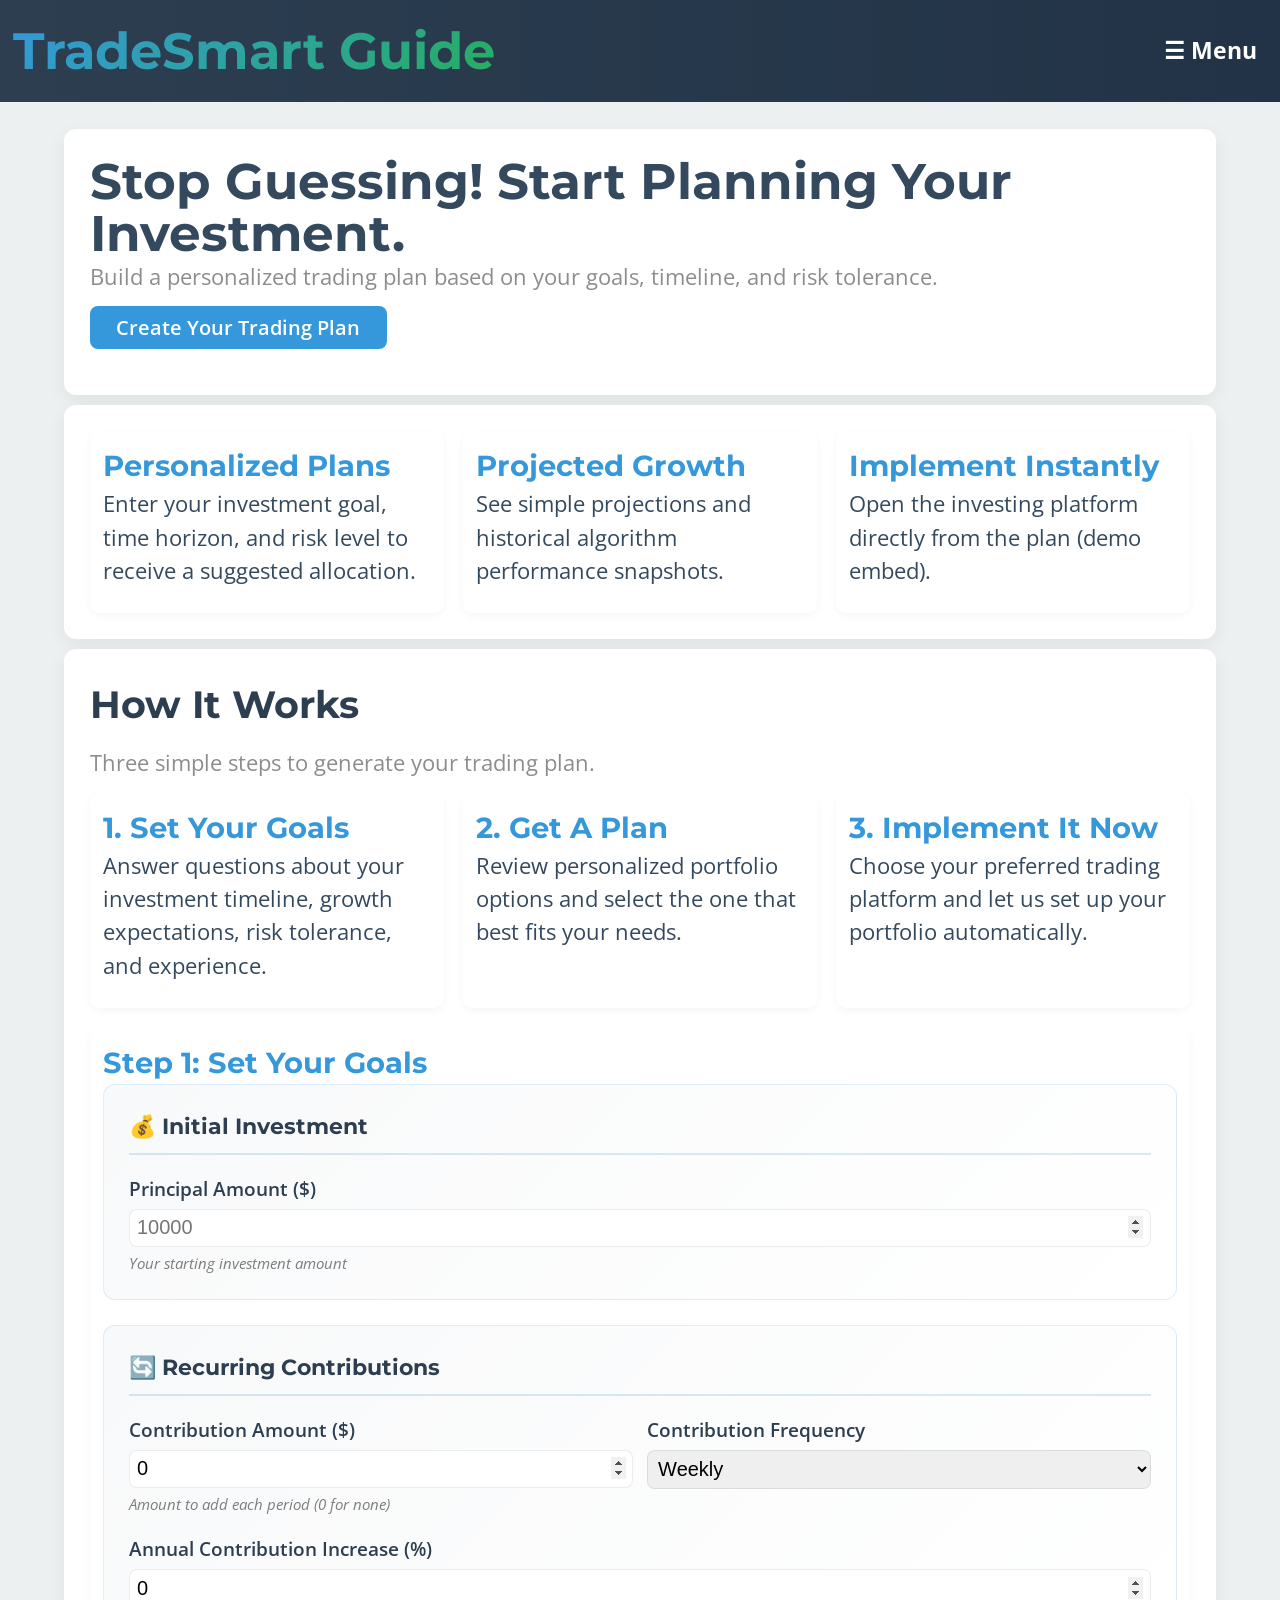
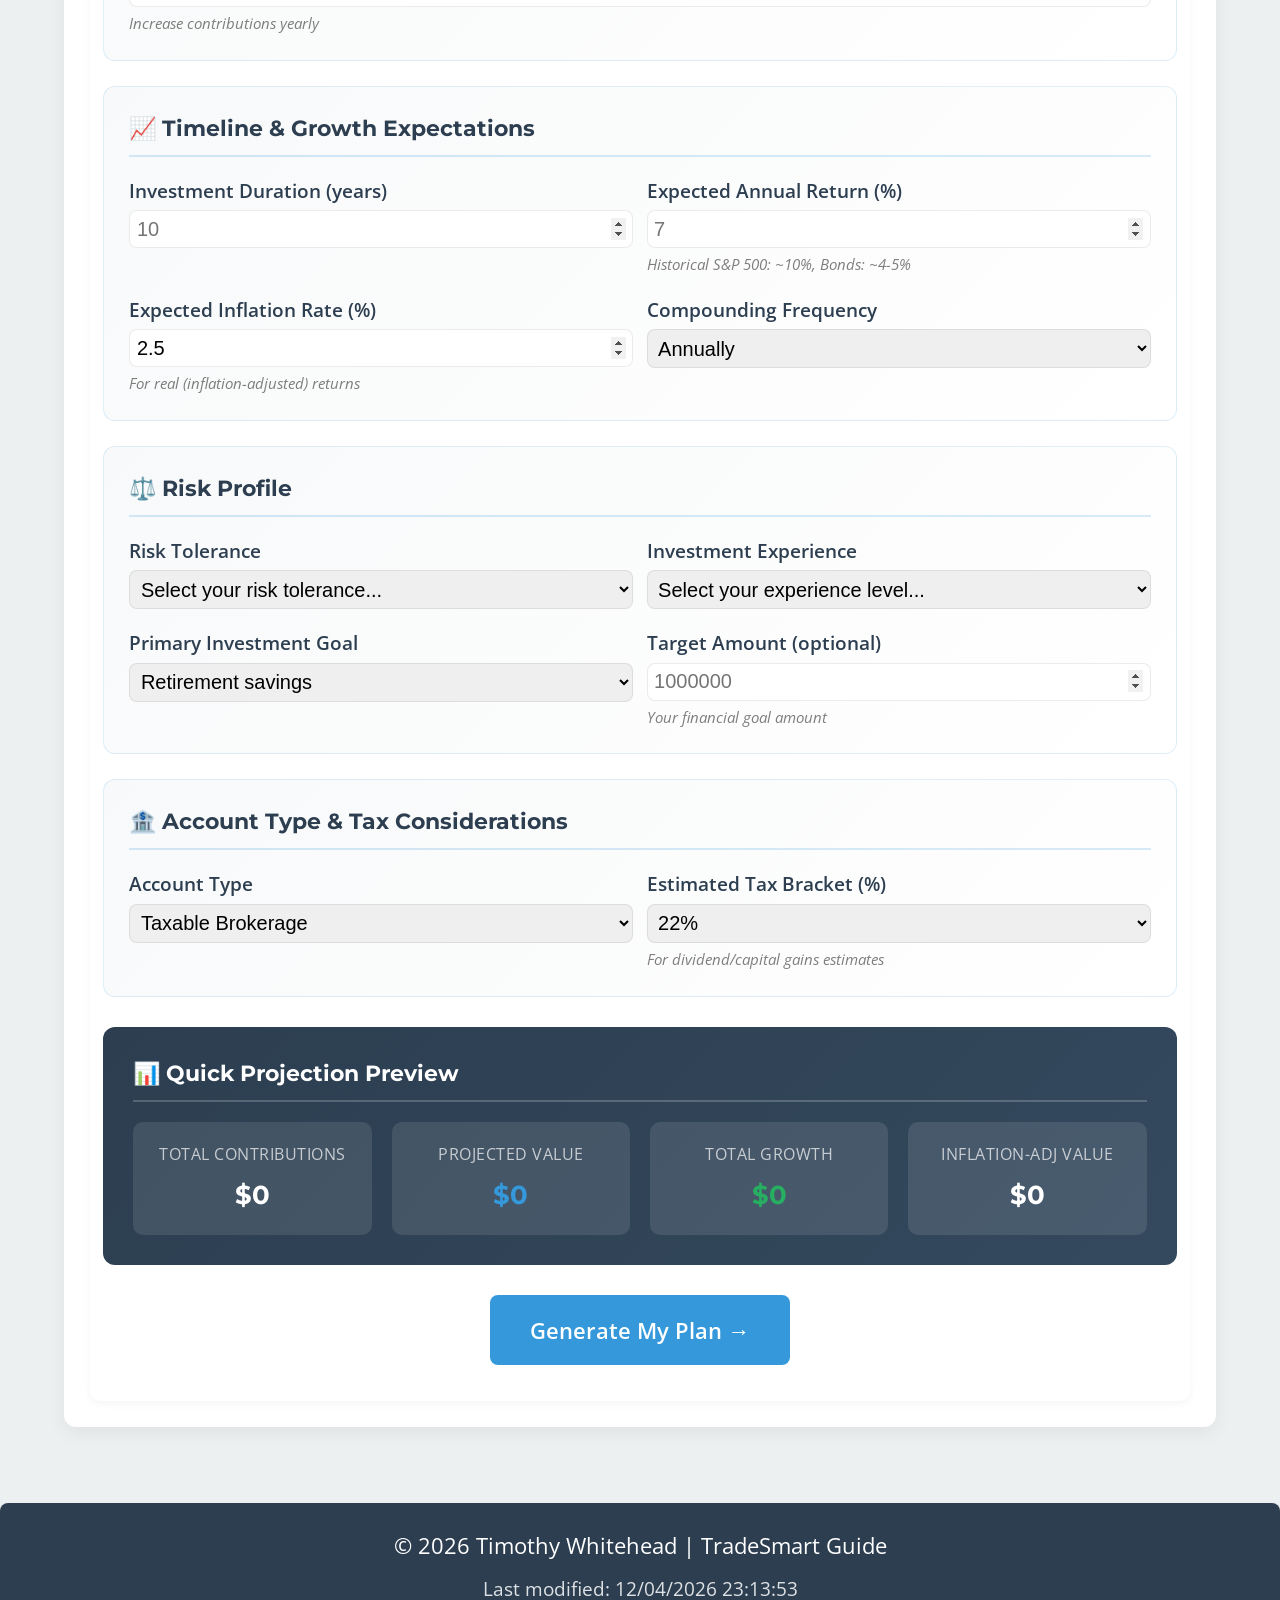
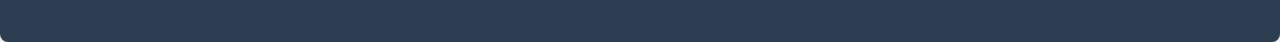
<file: project/index.html>
<!doctype html>
<html lang="en">
<head>
  <meta charset="utf-8">
  <meta name="viewport" content="width=device-width,initial-scale=1">
  <meta name="description" content="Build a personalized trading plan based on your goals, timeline, and risk tolerance with TradeSmart Guide">
  <title>TradeSmart Guide</title>
  <link rel="stylesheet" href="styles/siteplan.css">
</head>
<body>
  <header>
    <span class="logo">TradeSmart Guide</span>
    <details class="nav-toggle">
      <summary aria-label="Toggle menu">☰ Menu</summary>
      <nav>
        <a href="#home">Home</a>
        <a href="#how">How It Works</a>
        <a href="#results">Results</a>
        <a href="#siteplan">Site Plan</a>
      </nav>
    </details>
  </header>

  <main class="container">
    <section id="home" class="hero">
      <h1>Stop Guessing! Start Planning Your Investment.</h1>
      <p class="muted">Build a personalized trading plan based on your goals, timeline, and risk tolerance.</p>
      <p><a class="btn" href="#how">Create Your Trading Plan</a></p>
    </section>

    <section id="highlights" class="grid">
      <div class="card">
        <h3>Personalized Plans</h3>
        <p>Enter your investment goal, time horizon, and risk level to receive a suggested allocation.</p>
      </div>
      <div class="card">
        <h3>Projected Growth</h3>
        <p>See simple projections and historical algorithm performance snapshots.</p>
      </div>
      <div class="card">
        <h3>Implement Instantly</h3>
        <p>Open the investing platform directly from the plan (demo embed).</p>
      </div>
    </section>

    <section id="how" class="hero">
      <h2>How It Works</h2>
      <p class="muted">Three simple steps to generate your trading plan.</p>
      <div class="grid">
        <div class="card">
          <h3>1. Set Your Goals</h3>
          <p>Answer questions about your investment timeline, growth expectations, risk tolerance, and experience.</p>
        </div>
        <div class="card">
          <h3>2. Get A Plan</h3>
          <p>Review personalized portfolio options and select the one that best fits your needs.</p>
        </div>
        <div class="card">
          <h3>3. Implement It Now</h3>
          <p>Choose your preferred trading platform and let us set up your portfolio automatically.</p>
        </div>
      </div>

      <div id="step1" class="card step-card">
        <h3>Step 1: Set Your Goals</h3>
        <form id="goalsForm">
          <!-- Initial Investment Section -->
          <div class="form-section">
            <h4 class="form-section-title">💰 Initial Investment</h4>
            <div class="form-row">
              <div class="form-field-flex">
                <label for="investAmount">Principal Amount ($)</label>
                <input type="number" id="investAmount" placeholder="10000" min="0" required>
                <span class="field-hint">Your starting investment amount</span>
              </div>
            </div>
          </div>

          <!-- Recurring Contributions Section -->
          <div class="form-section">
            <h4 class="form-section-title">🔄 Recurring Contributions</h4>
            <div class="form-row">
              <div class="form-field-flex">
                <label for="recurringAmount">Contribution Amount ($)</label>
                <input type="number" id="recurringAmount" placeholder="200" min="0" value="0">
                <span class="field-hint">Amount to add each period (0 for none)</span>
              </div>
              <div class="form-field-flex">
                <label for="recurringFrequency">Contribution Frequency</label>
                <select id="recurringFrequency">
                  <option value="weekly">Weekly</option>
                  <option value="biweekly">Bi-weekly</option>
                  <option value="monthly">Monthly</option>
                  <option value="quarterly">Quarterly</option>
                  <option value="annually">Annually</option>
                </select>
              </div>
            </div>
            <div class="form-row form-row-margin">
              <div class="form-field-flex">
                <label for="contributionIncrease">Annual Contribution Increase (%)</label>
                <input type="number" id="contributionIncrease" placeholder="0" min="0" max="25" step="0.5" value="0">
                <span class="field-hint">Increase contributions yearly</span>
              </div>
            </div>
          </div>

          <!-- Timeline & Growth Section -->
          <div class="form-section">
            <h4 class="form-section-title">📈 Timeline & Growth Expectations</h4>
            <div class="form-row">
              <div class="form-field-flex">
                <label for="timeline">Investment Duration (years)</label>
                <input type="number" id="timeline" placeholder="10" min="1" max="50" required>
              </div>
              <div class="form-field-flex">
                <label for="expectedGrowth">Expected Annual Return (%)</label>
                <input type="number" id="expectedGrowth" placeholder="7" min="0" max="30" step="0.5" required>
                <span class="field-hint">Historical S&P 500: ~10%, Bonds: ~4-5%</span>
              </div>
            </div>
            <div class="form-row form-row-margin">
              <div class="form-field-flex">
                <label for="inflationRate">Expected Inflation Rate (%)</label>
                <input type="number" id="inflationRate" placeholder="2.5" min="0" max="15" step="0.1" value="2.5">
                <span class="field-hint">For real (inflation-adjusted) returns</span>
              </div>
              <div class="form-field-flex">
                <label for="compoundingFreq">Compounding Frequency</label>
                <select id="compoundingFreq">
                  <option value="daily">Daily</option>
                  <option value="monthly">Monthly</option>
                  <option value="quarterly">Quarterly</option>
                  <option value="annually" selected>Annually</option>
                </select>
              </div>
            </div>
          </div>

          <!-- Risk Profile Section -->
          <div class="form-section">
            <h4 class="form-section-title">⚖️ Risk Profile</h4>
            <div class="form-row">
              <div class="form-field-flex">
                <label for="riskTolerance">Risk Tolerance</label>
                <select id="riskTolerance" required>
                  <option value="">Select your risk tolerance...</option>
                  <option value="conservative">Conservative - Preserve capital, minimal volatility</option>
                  <option value="moderate">Moderate - Balanced growth and stability</option>
                  <option value="aggressive">Aggressive - Maximum growth, accept higher volatility</option>
                </select>
              </div>
              <div class="form-field-flex">
                <label for="experience">Investment Experience</label>
                <select id="experience" required>
                  <option value="">Select your experience level...</option>
                  <option value="beginner">Beginner - New to investing</option>
                  <option value="intermediate">Intermediate - Some experience</option>
                  <option value="advanced">Advanced - Experienced investor</option>
                  <option value="expert">Expert - Professional level</option>
                </select>
              </div>
            </div>
            <div class="form-row form-row-margin">
              <div class="form-field-flex">
                <label for="investmentGoal">Primary Investment Goal</label>
                <select id="investmentGoal">
                  <option value="retirement">Retirement savings</option>
                  <option value="wealth">Wealth building</option>
                  <option value="house">Home down payment</option>
                  <option value="education">Education fund</option>
                  <option value="emergency">Emergency fund growth</option>
                  <option value="income">Passive income generation</option>
                  <option value="other">Other goal</option>
                </select>
              </div>
              <div class="form-field-flex">
                <label for="targetAmount">Target Amount (optional)</label>
                <input type="number" id="targetAmount" placeholder="1000000" min="0">
                <span class="field-hint">Your financial goal amount</span>
              </div>
            </div>
          </div>

          <!-- Tax & Account Section -->
          <div class="form-section">
            <h4 class="form-section-title">🏦 Account Type & Tax Considerations</h4>
            <div class="form-row">
              <div class="form-field-flex">
                <label for="accountType">Account Type</label>
                <select id="accountType">
                  <option value="taxable">Taxable Brokerage</option>
                  <option value="traditional_ira">Traditional IRA / 401(k)</option>
                  <option value="roth">Roth IRA / Roth 401(k)</option>
                  <option value="hsa">HSA (Health Savings Account)</option>
                  <option value="529">529 Education Plan</option>
                </select>
              </div>
              <div class="form-field-flex">
                <label for="taxBracket">Estimated Tax Bracket (%)</label>
                <select id="taxBracket">
                  <option value="0">0% - Tax-advantaged account</option>
                  <option value="10">10%</option>
                  <option value="12">12%</option>
                  <option value="22" selected>22%</option>
                  <option value="24">24%</option>
                  <option value="32">32%</option>
                  <option value="35">35%</option>
                  <option value="37">37%</option>
                </select>
                <span class="field-hint">For dividend/capital gains estimates</span>
              </div>
            </div>
          </div>

          <!-- Projection Preview -->
          <div id="projectionPreview" class="projection-preview">
            <h4 class="form-section-title">📊 Quick Projection Preview</h4>
            <div class="projection-grid">
              <div class="projection-item">
                <span class="projection-label">Total Contributions</span>
                <span id="previewContributions" class="projection-value">$0</span>
              </div>
              <div class="projection-item">
                <span class="projection-label">Projected Value</span>
                <span id="previewValue" class="projection-value accent">$0</span>
              </div>
              <div class="projection-item">
                <span class="projection-label">Total Growth</span>
                <span id="previewGrowth" class="projection-value success">$0</span>
              </div>
              <div class="projection-item">
                <span class="projection-label">Inflation-Adj Value</span>
                <span id="previewRealValue" class="projection-value">$0</span>
              </div>
            </div>
          </div>

          <p class="button-row"><button type="submit" class="btn btn-large">Generate My Plan →</button></p>
        </form>
      </div>

      <div id="step2" class="card step-card step-hidden">
        <h3>Step 2: Choose Your Portfolio Plan</h3>
        <p class="muted step-description">Based on your goals, here are personalized portfolio options. Select the one that best suits your needs.</p>
        <div id="portfolioOptions" class="grid"></div>
      </div>

      <div id="step3" class="card step-card step-hidden">
        <h3>Step 3: Choose Your Trading Platform</h3>
        <p class="muted step-description">Select your preferred platform to implement your investment plan.</p>
        
        <div id="platformSelector" class="platform-grid">
          <div class="platform-card" data-platform="robinhood" data-url="https://robinhood.com">
            <div class="platform-icon">📱</div>
            <h4>Robinhood</h4>
            <p>Commission-free trading</p>
          </div>
          <div class="platform-card" data-platform="fidelity" data-url="https://www.fidelity.com">
            <div class="platform-icon">🏦</div>
            <h4>Fidelity</h4>
            <p>Full-service brokerage</p>
          </div>
          <div class="platform-card" data-platform="schwab" data-url="https://www.schwab.com">
            <div class="platform-icon">💼</div>
            <h4>Charles Schwab</h4>
            <p>Comprehensive investing</p>
          </div>
          <div class="platform-card" data-platform="etrade" data-url="https://us.etrade.com">
            <div class="platform-icon">📊</div>
            <h4>E*TRADE</h4>
            <p>Advanced tools</p>
          </div>
          <div class="platform-card" data-platform="vanguard" data-url="https://www.vanguard.com">
            <div class="platform-icon">⭐</div>
            <h4>Vanguard</h4>
            <p>Low-cost investing</p>
          </div>
          <div class="platform-card" data-platform="webull" data-url="https://www.webull.com">
            <div class="platform-icon">📈</div>
            <h4>Webull</h4>
            <p>Modern interface</p>
          </div>
        </div>

        <div id="platformEmbed" class="platform-embed-hidden">
          <div class="platform-embed-wrapper">
            <h4 id="selectedPlatformName" class="platform-title"></h4>
            
            <div class="portfolio-summary-box">
              <h5 class="section-title">📊 Your Selected Portfolio:</h5>
              <p id="portfolioSummary" class="portfolio-summary-text"></p>
            </div>

            <div id="tradingPlanSection" class="trading-plan-section">
              <h5 class="section-title">📋 Your Personalized Trading Plan</h5>
              
              <div class="plan-details-box">
                <strong class="detail-label">Investment Amount:</strong> $<span id="planInvestAmount"></span><br>
                <strong class="detail-label">Portfolio Strategy:</strong> <span id="planStrategy"></span>
              </div>

              <h6 class="stocks-header">Recommended Holdings:</h6>
              <div id="stocksList" class="stocks-list"></div>

              <div class="warning-box">
                <strong>⚠️ Important Notes:</strong>
                <ul class="warning-list">
                  <li>These are market orders - prices may vary slightly</li>
                  <li>Consider market hours (7:30 AM - 2:00 PM MST)</li>
                  <li>Fractional shares may not be available for all stocks on all platforms</li>
                  <li>Review all details before confirming trades</li>
                </ul>
              </div>

              <div class="action-buttons">
                <button id="openPlatformBtn" class="btn btn-large">
                  🚀 Open <span id="platformBtnName"></span> to Execute Trades
                </button>
                <br>
                <button id="downloadPlanBtn" class="btn alt btn-medium">
                  📥 Download Trading Plan (PDF)
                </button>
                <br>
                <button id="autoTradeBtn" class="btn auto-trade-btn btn-medium">
                  🤖 Auto Trade Simulation
                </button>
              </div>
            </div>

            <div class="risk-disclosure">
              <strong>⚠️ RISK DISCLOSURE:</strong> Investing in securities involves risk, including possible loss of principal. Past performance does not guarantee future results. This is educational information only and not personalized investment advice. TradeSmart Guide is not a registered investment advisor. You are responsible for your own investment decisions. Always consult with a qualified financial advisor before making investment decisions.
            </div>

            <div class="instructions-section">
              <h5 class="section-title">📝 Step-by-Step Instructions</h5>
              
              <div class="instruction-step">
                <strong class="step-label">Step 1: Log into <span id="platformNameInstructions"></span></strong>
                <p class="step-text">Click the button above to open your brokerage account in a new window.</p>
              </div>

              <div class="instruction-step">
                <strong class="step-label">Step 2: Navigate to Trade/Buy Page</strong>
                <p class="step-text">Find the "Trade" or "Buy" button, usually in the main navigation or dashboard.</p>
              </div>

              <div class="instruction-step">
                <strong class="step-label">Step 3: Enter Each Stock Symbol</strong>
                <p class="step-text">For each ticker listed above, search for it and select "Buy" or "Trade".</p>
              </div>

              <div class="instruction-step">
                <strong class="step-label">Step 4: Enter Quantities</strong>
                <p class="step-text">Enter the number of shares shown in your trading plan above. Choose "Market Order" for immediate execution.</p>
              </div>

              <div class="instruction-step">
                <strong class="step-label">Step 5: Review and Confirm</strong>
                <p class="step-text">Double-check all details before clicking "Submit" or "Place Order".</p>
              </div>

              <div class="instruction-step">
                <strong class="step-label">Step 6: Verify Execution</strong>
                <p class="step-text">Check your order history to confirm all trades were executed successfully.</p>
              </div>
            </div>

            <div class="complete-button-wrapper">
              <button id="markCompleteBtn" class="btn alt btn-large">
                ✅ I've Completed My Trades
              </button>
            </div>
          </div>
        </div>
      </div>
    </section>

    <section id="results" class="results-section">
      <div class="card">
        <h3>🎉 Setup Complete!</h3>
        <p>Your portfolio has been configured and is ready to start growing. You can now manage your investments directly through your chosen platform.</p>
        <div id="finalSummary" class="final-summary"></div>
        <p class="results-actions">
          <a class="btn" href="#home">Create Another Plan</a>
          <button class="btn alt" onclick="window.print()">Print Plan Summary</button>
        </p>
      </div>
    </section>
  </main>

  <!-- Auto Trade Model - OPTIMIZED VERSION -->
  <div id="autoTradeModel" class="model-overlay">
    <div class="model-container">
      <div class="model-header">
        <h2>🤖 Auto Trade Setup</h2>
        <button id="closeAutoTradeModel" class="model-close">&times;</button>
      </div>
      
      <div id="autoTradeSetup" class="model-content">
        <!-- Optimization Notice -->
        <div class="optimization-notice">
          <strong>✨ OPTIMIZED CONFIGURATION</strong>
          <p>Parameters have been optimized based on 20-year backtest analysis. Key improvements:</p>
          <ul>
            <li><strong>Buffer:</strong> 0.2% → 3% (captures meaningful moves, not noise)</li>
            <li><strong>SMA Window:</strong> 12 → 20 (smoother signals for part-time monitoring)</li>
            <li><strong>Position Size:</strong> 10% → 25% (fewer trades need more impact)</li>
            <li><strong>Added:</strong> Trend filter, take profit targets, stop losses</li>
          </ul>
        </div>

        <!-- Session Recommendations -->
        <div class="session-recommendations">
          <strong>⏰ RECOMMENDED SESSION SETTINGS</strong>
          <div class="session-grid">
            <div class="session-item">
              <span class="session-label">Duration</span>
              <span class="session-value">2 hours</span>
            </div>
            <div class="session-item">
              <span class="session-label">Frequency</span>
              <span class="session-value">2-3x per week</span>
            </div>
            <div class="session-item">
              <span class="session-label">Best Times</span>
              <span class="session-value">8:00-10:00 AM MST<br>12:00-2:00 PM MST</span>
            </div>
            <div class="session-item">
              <span class="session-label">Avoid</span>
              <span class="session-value">First 15 min<br>Lunch hour</span>
            </div>
          </div>
        </div>

        <div class="setup-warning">
          <strong>⚠️ Educational Simulation</strong>
          <p>This is a simulation of the trading bot for educational purposes. Configure your settings below to see how the optimized bot would operate.</p>
        </div>

        <form id="autoTradeForm">
          <div class="config-section">
            <h4>🔐 Robinhood Credentials</h4>
            <p class="config-note">These are stored locally on your device and used only for simulation display.</p>
            <div class="form-row">
              <div class="form-field-flex">
                <label for="rhUsername">Robinhood Email (simulation@only.com)</label>
                <input type="email" id="rhUsername" placeholder="your_email@example.com" required>
              </div>
              <div class="form-field-flex">
                <label for="rhPassword">Robinhood Password (12345678)</label>
                <input type="password" id="rhPassword" placeholder="••••••••" required>
              </div>
            </div>
          </div>

          <div class="config-section">
            <h4>📈 Stocks to Trade</h4>
            <p class="config-note">Enter stock ticker symbols separated by commas.</p>
            <div class="form-row">
              <div class="form-field-flex" style="flex: 1;">
                <label for="stockSymbols">Stock Symbols</label>
                <input type="text" id="stockSymbols" placeholder="QQQ, SPY, VOO, AAPL, MSFT" value="QQQ, SPY, VOO, AAPL, MSFT" required>
              </div>
            </div>
          </div>

          <div class="config-section">
            <h4>⚙️ Entry Signal Parameters</h4>
            <div class="form-row">
              <div class="form-field-flex">
                <label for="tradingBuffer">Trading Buffer (%)</label>
                <input type="number" id="tradingBuffer" value="3" min="0" max="10" step="0.1" required>
                <span class="field-hint">3% recommended (was 0.2%)</span>
              </div>
              <div class="form-field-flex">
                <label for="smaWindow">SMA Window (periods)</label>
                <input type="number" id="smaWindow" value="20" min="5" max="50" required>
                <span class="field-hint">20 recommended (was 12)</span>
              </div>
            </div>
            <div class="form-row form-row-margin">
              <div class="form-field-flex">
                <label for="maxCashPerStock">Max Position Size (%)</label>
                <input type="number" id="maxCashPerStock" value="25" min="5" max="50" required>
                <span class="field-hint">25% recommended (was 10%)</span>
              </div>
              <div class="form-field-flex">
                <label for="checkInterval">Check Interval (seconds)</label>
                <input type="number" id="checkInterval" value="300" min="30" max="600" required>
                <span class="field-hint">300s (5 min) recommended</span>
              </div>
            </div>
          </div>

          <div class="config-section">
            <h4>🎯 Trend Filter</h4>
            <p class="config-note">Only trade in the direction of the primary trend - critical for part-time trading.</p>
            <div class="form-row">
              <div class="form-field-flex">
                <label for="trendSmaWindow">Trend SMA Window</label>
                <input type="number" id="trendSmaWindow" value="50" min="20" max="200" required>
                <span class="field-hint">50-period trend filter</span>
              </div>
              <div class="form-field-flex">
                <label for="requireTrendAlignment">Require Trend Alignment</label>
                <select id="requireTrendAlignment">
                  <option value="true" selected>Yes - Only trade WITH the trend</option>
                  <option value="false">No - Trade any direction</option>
                </select>
                <span class="field-hint">Highly recommended: ON</span>
              </div>
            </div>
          </div>

          <div class="config-section">
            <h4>🚪 Exit Strategy</h4>
            <p class="config-note">Don't sell at tiny gains! Let winners run with proper risk management.</p>
            <div class="form-row">
              <div class="form-field-flex">
                <label for="takeProfitPct">Take Profit (%)</label>
                <input type="number" id="takeProfitPct" value="8" min="2" max="20" step="0.5" required>
                <span class="field-hint">8% recommended (was ~0.2%!)</span>
              </div>
              <div class="form-field-flex">
                <label for="stopLossPct">Stop Loss (%)</label>
                <input type="number" id="stopLossPct" value="4" min="1" max="10" step="0.5" required>
                <span class="field-hint">4% recommended</span>
              </div>
            </div>
            <div class="form-row form-row-margin">
              <div class="form-field-flex">
                <label for="useTrailingStop">Use Trailing Stop</label>
                <select id="useTrailingStop">
                  <option value="true" selected>Yes - Protect profits</option>
                  <option value="false">No - Fixed exits only</option>
                </select>
                <span class="field-hint">Activates after 5% gain, trails by 2%</span>
              </div>
              <div class="form-field-flex">
                <label for="sessionDuration">Session Duration (minutes)</label>
                <input type="number" id="sessionDuration" value="120" min="30" max="480" required>
                <span class="field-hint">120 min (2 hours) recommended</span>
              </div>
            </div>
          </div>

          <!-- Backtest Results Summary -->
          <div class="backtest-summary">
            <h4>📊 20-Year Backtest Results</h4>
            <div class="backtest-grid">
              <div class="backtest-item negative">
                <span class="backtest-label">Original Config</span>
                <span class="backtest-value">0.79% CAGR</span>
                <span class="backtest-note">vs 13.7% buy & hold</span>
              </div>
              <div class="backtest-item positive">
                <span class="backtest-label">Optimized Config</span>
                <span class="backtest-value">3-5x Better</span>
                <span class="backtest-note">Expected improvement</span>
              </div>
              <div class="backtest-item neutral">
                <span class="backtest-label">Win Rate</span>
                <span class="backtest-value">74.7%</span>
                <span class="backtest-note">High accuracy</span>
              </div>
              <div class="backtest-item neutral">
                <span class="backtest-label">Max Drawdown</span>
                <span class="backtest-value">-9.2%</span>
                <span class="backtest-note">Good risk control</span>
              </div>
            </div>
          </div>

          <div class="form-actions">
            <button type="button" id="downloadConfigBtn" class="btn alt">
              📥 Download Config Files
            </button>
            <button type="submit" class="btn">
              ▶️ Start Simulation
            </button>
          </div>
        </form>
      </div>

      <div id="autoTradeSimulation" class="model-content" style="display: none;">
        <div class="simulation-header">
          <div class="sim-status">
            <span class="status-dot"></span>
            <span id="simStatusText">Running Simulation...</span>
          </div>
          <button id="stopSimulation" class="btn btn-small btn-danger">⏹ Stop</button>
        </div>

        <div class="simulation-stats">
          <div class="stat-card">
            <span class="stat-label">Account Equity</span>
            <span id="simEquity" class="stat-value">$10,000.00</span>
          </div>
          <div class="stat-card">
            <span class="stat-label">Available Cash</span>
            <span id="simCash" class="stat-value">$10,000.00</span>
          </div>
          <div class="stat-card">
            <span class="stat-label">Session P/L</span>
            <span id="simPL" class="stat-value profit">+$0.00</span>
          </div>
        </div>

        <div class="simulation-chart">
          <canvas id="priceChart"></canvas>
        </div>

        <div class="simulation-log">
          <h5>📋 Trading Log</h5>
          <div id="tradingLog" class="log-container">
            <div class="log-entry info">Initializing optimized trading bot...</div>
          </div>
        </div>

        <div class="holdings-section">
          <h5>📊 Current Holdings</h5>
          <div id="holdingsTable" class="holdings-container"></div>
        </div>

        <div class="sim-actions">
          <button id="backToSetup" class="btn alt">← Back to Setup</button>
          <button id="exportLog" class="btn">📥 Export Log</button>
        </div>
      </div>
    </div>
  </div>

  <footer>
    <p>&copy; <span id="currentyear"></span> Timothy Whitehead | TradeSmart Guide</p>
    <p id="lastModified" class="site-footer-meta"></p>
  </footer>

  <script src="scripts/siteplan.js"></script>
  <script src="scripts/autotrade.js"></script>
</body>
</html>
</file>
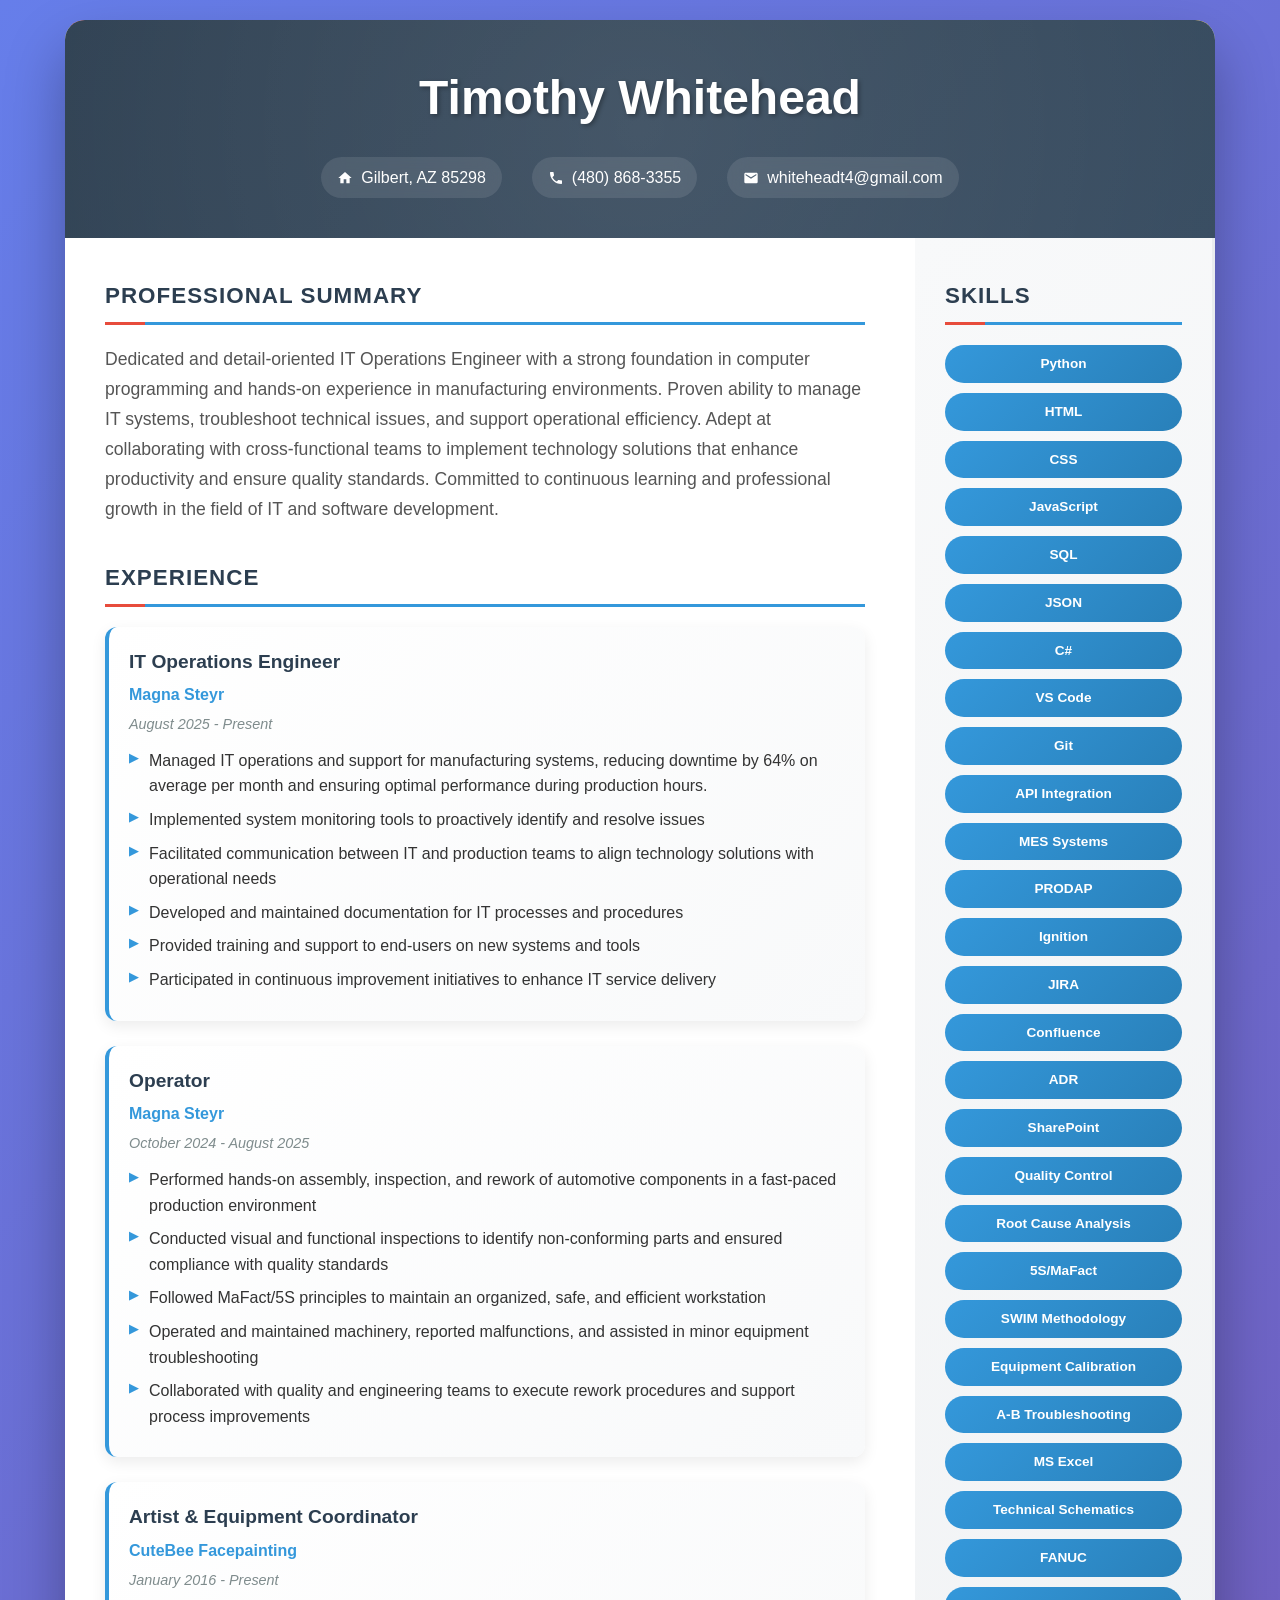
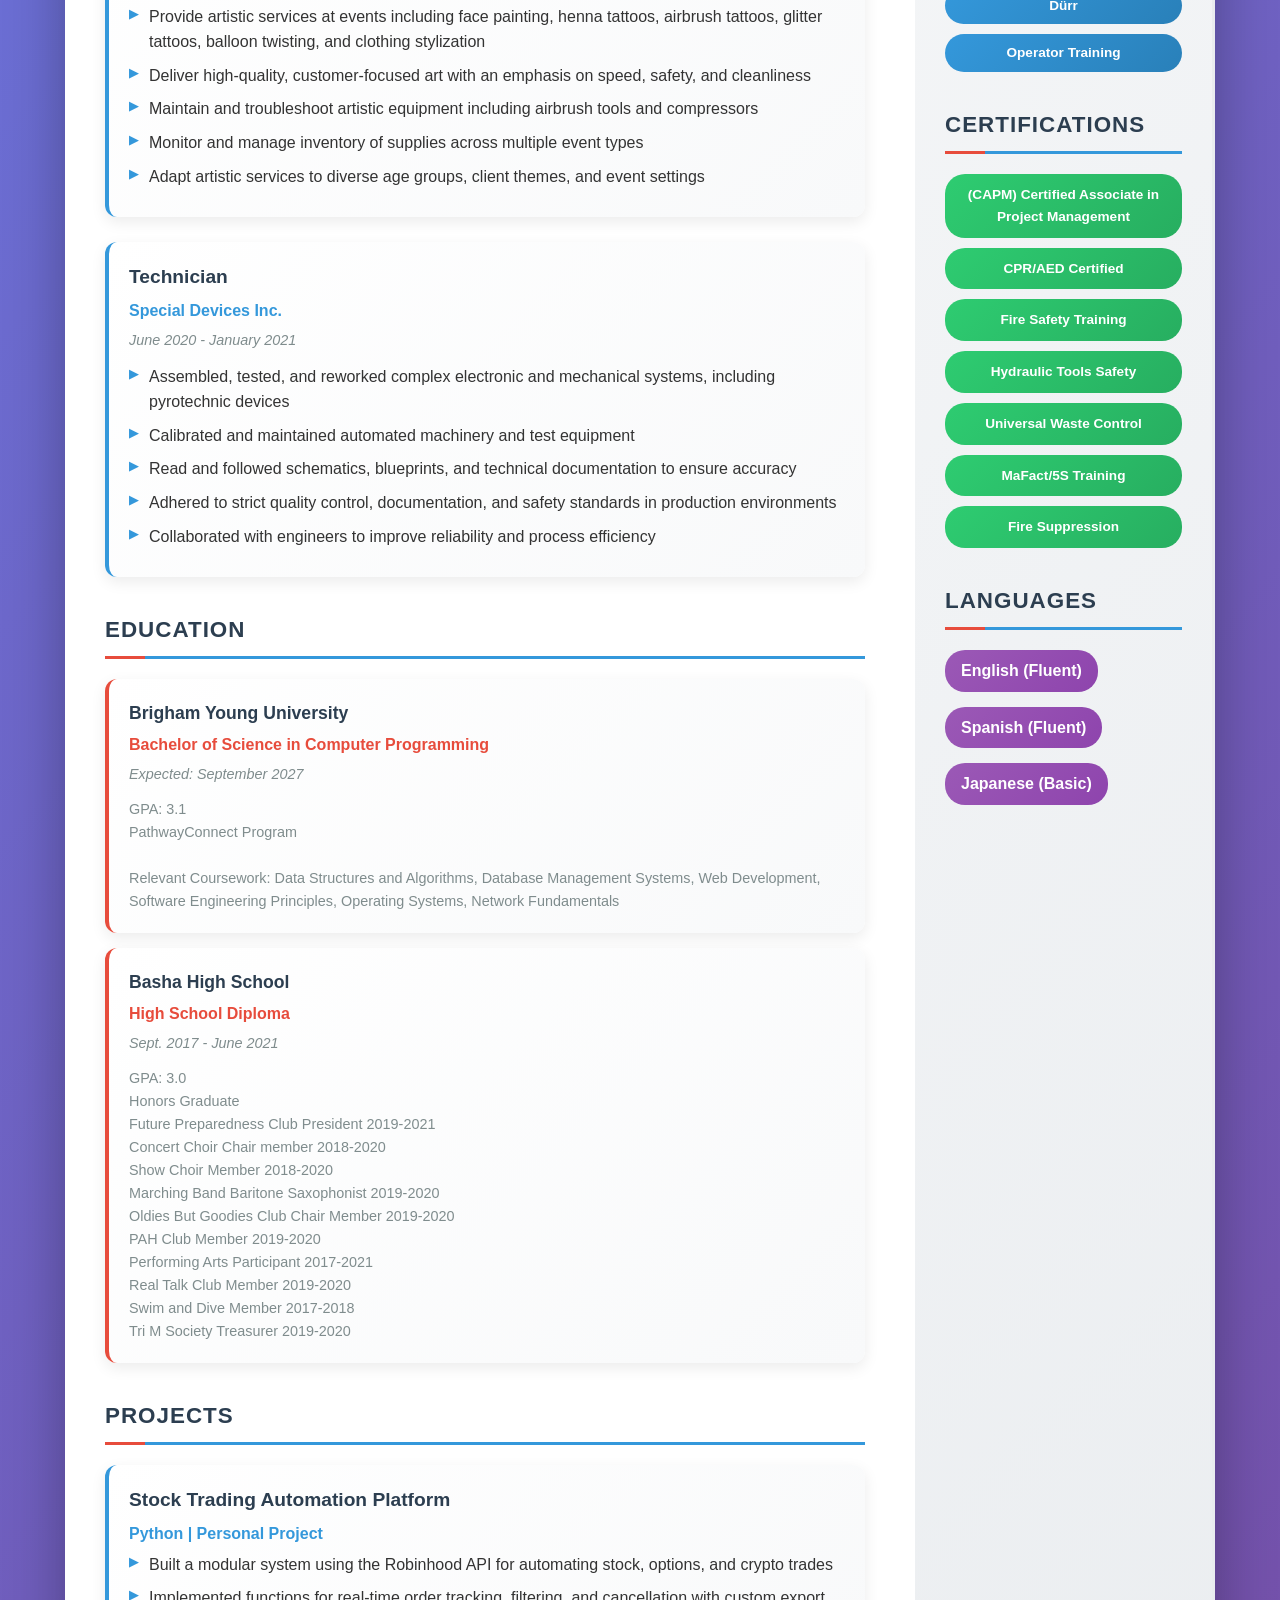
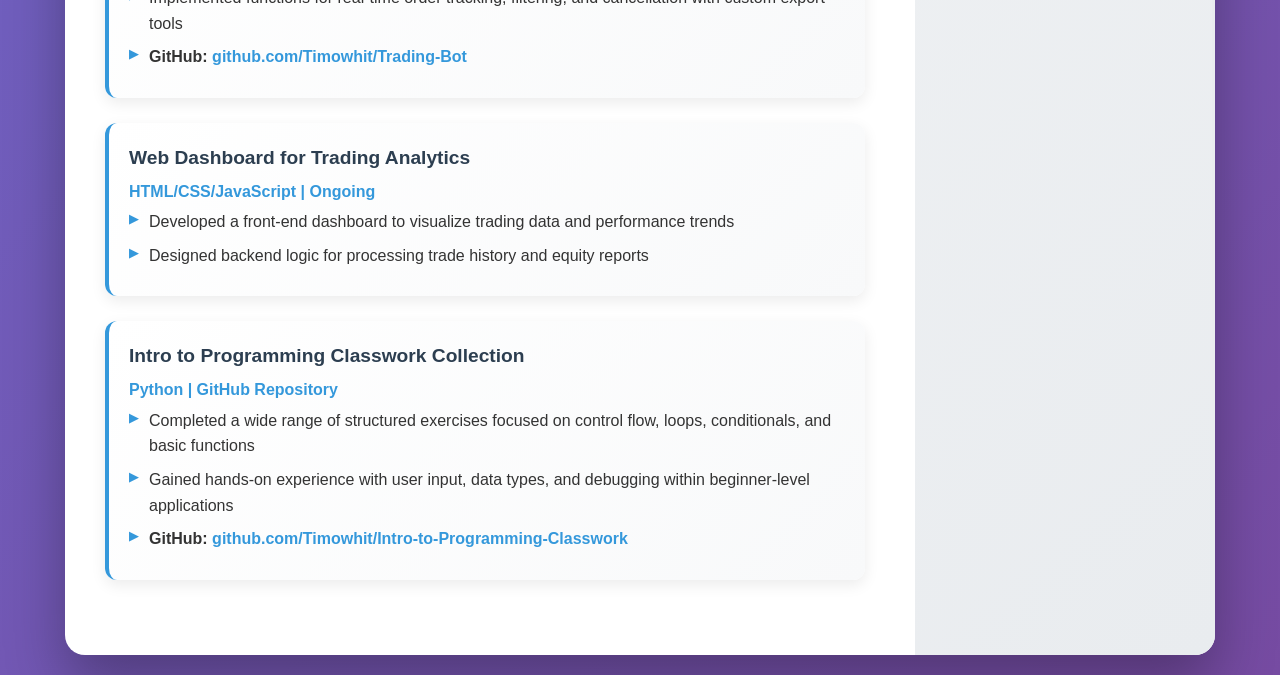
<file: IT-operations.html>
<!-- Timothy Whitehead's Resume -->
<!DOCTYPE html>
<html lang="en">
<head>
    <meta charset="UTF-8">
    <meta name="viewport" content="width=device-width, initial-scale=1.0">
    <title>Timothy Whitehead - Resume</title>

    <!-- Stylesheet for the resume -->
    <style>
        * {
            margin: 0;
            padding: 0;
            box-sizing: border-box;
        }

        body {
            font-family: 'Segoe UI', Tahoma, Geneva, Verdana, sans-serif;
            line-height: 1.6;
            color: #333;
            background: linear-gradient(135deg, #667eea 0%, #764ba2 100%);
            min-height: 100vh;
            padding: 20px;
            -webkit-font-smoothing: antialiased;
            -moz-osx-font-smoothing: grayscale;
        }

        .resume-container {
            max-width: 1150px;
            margin: 0 auto;
            background: white;
            border-radius: 20px;
            box-shadow: 0 30px 60px rgba(0,0,0,0.3);
            overflow: hidden;
            position: relative;
        }

        .resume-container::before {
            content: '';
            position: absolute;
            top: 0;
            left: 0;
            right: 0;
            height: 6px;
            background: linear-gradient(90deg, #ff6b6b, #4ecdc4, #45b7d1, #96ceb4, #feca57);
        }

        .header {
            background: linear-gradient(135deg, #2c3e50 0%, #34495e 100%);
            color: white;
            padding: 40px;
            text-align: center;
            position: relative;
            overflow: hidden;
        }

        .header::before {
            content: '';
            position: absolute;
            top: -50%;
            left: -50%;
            width: 200%;
            height: 200%;
            background: radial-gradient(circle, rgba(255,255,255,0.1) 0%, transparent 70%);
            animation: shimmer 8s ease-in-out infinite;
        }

        @keyframes shimmer {
            0%, 100% { transform: translateX(-100px) translateY(-100px); }
            50% { transform: translateX(100px) translateY(100px); }
        }

        .header h1 {
            font-size: 3em;
            font-weight: 700;
            margin-bottom: 10px;
            text-shadow: 2px 2px 4px rgba(0,0,0,0.3);
            position: relative;
            z-index: 1;
        }

        .contact-info {
            display: flex;
            justify-content: center;
            gap: 30px;
            flex-wrap: wrap;
            margin-top: 20px;
            position: relative;
            z-index: 1;
        }

        .contact-item {
            display: flex;
            align-items: center;
            gap: 8px;
            background: rgba(255,255,255,0.1);
            padding: 8px 16px;
            border-radius: 25px;
            backdrop-filter: blur(10px);
            transition: transform 0.3s ease;
            white-space: nowrap;
            overflow: hidden;
            text-overflow: ellipsis;
            max-width: 100%;
        }

        .contact-item:hover {
            transform: translateY(-2px);
            background: rgba(255,255,255,0.2);
        }

        .contact-icon {
            width: 16px;
            height: 16px;
            fill: currentColor;
        }

        .main-content {
            display: grid;
            grid-template-columns: 1fr 300px;
            gap: 10px;
        }

        .right-sidebar {
            background: linear-gradient(135deg, #f8f9fa 0%, #e9ecef 100%);
            padding: 40px 30px;
            border-right: 3px solid #e9ecef;
            max-width: 300px;
            justify-content: center;
        }

        .content {
            padding: 40px;
        }

        .section {
            margin-bottom: 35px;
        }

        .section-title {
            font-size: 1.4em;
            font-weight: 700;
            color: #2c3e50;
            margin-bottom: 20px;
            padding-bottom: 8px;
            border-bottom: 3px solid #3498db;
            position: relative;
            text-transform: uppercase;
            letter-spacing: 1px;
        }

        .section-title::after {
            content: '';
            position: absolute;
            bottom: -3px;
            left: 0;
            width: 40px;
            height: 3px;
            background: #e74c3c;
        }

        .experience-item, .project-item {
            margin-bottom: 25px;
            padding: 20px;
            background: linear-gradient(135deg, #ffffff 0%, #f8f9fa 100%);
            border-radius: 12px;
            box-shadow: 0 5px 15px rgba(0,0,0,0.08);
            border-left: 4px solid #3498db;
            transition: transform 0.3s ease, box-shadow 0.3s ease;
        }

        .experience-item:hover, .project-item:hover {
            transform: translateY(-3px);
            box-shadow: 0 10px 25px rgba(0,0,0,0.15);
        }

        .job-title {
            font-size: 1.2em;
            font-weight: 700;
            color: #2c3e50;
            margin-bottom: 5px;
        }

        .company {
            font-weight: 600;
            color: #3498db;
            margin-bottom: 5px;
        }

        .duration {
            font-style: italic;
            color: #7f8c8d;
            margin-bottom: 12px;
            font-size: 0.9em;
        }

        .responsibilities {
            list-style: none;
        }

        .responsibilities li {
            margin-bottom: 8px;
            padding-left: 20px;
            position: relative;
        }

        .responsibilities li::before {
            content: '▶';
            position: absolute;
            left: 0;
            color: #3498db;
            font-size: 0.8em;
        }

        .skills-grid {
            display: grid;
            grid-template-columns: repeat(auto-fit, minmax(120px, 1fr));
            gap: 10px;
        }

        .skill-item {
            background: linear-gradient(135deg, #3498db, #2980b9);
            color: white;
            padding: 8px 12px;
            border-radius: 20px;
            text-align: center;
            font-size: 0.85em;
            font-weight: 600;
            transition: transform 0.3s ease;
        }

        .skill-item:hover {
            transform: scale(1.05);
        }

        .education-item {
            background: linear-gradient(135deg, #ffffff 0%, #f8f9fa 100%);
            padding: 20px;
            border-radius: 12px;
            box-shadow: 0 5px 15px rgba(0,0,0,0.08);
            border-left: 4px solid #e74c3c;
            margin-bottom: 15px;
            transition: transform 0.3s ease, box-shadow 0.3s ease;
        }
        .education-item:hover {
            transform: translateY(-3px);
            box-shadow: 0 10px 25px rgba(0,0,0,0.15);
        }

        .school-name {
            font-weight: 700;
            color: #2c3e50;
            font-size: 1.1em;
        }

        .degree {
            color: #e74c3c;
            font-weight: 600;
            margin: 5px 0;
        }

        .certifications {
            display: grid;
            grid-template-columns: repeat(auto-fit, minmax(200px, 1fr));
            gap: 10px;
        }

        .cert-item {
            background: linear-gradient(135deg, #2ecc71, #27ae60);
            color: white;
            padding: 10px 15px;
            border-radius: 20px;
            text-align: center;
            font-size: 0.85em;
            font-weight: 600;
            transition: transform 0.3s ease;
        }

        .cert-item:hover {
            transform: scale(1.02);
        }

        .languages {
            display: flex;
            gap: 15px;
            flex-wrap: wrap;
        }

        .language-item {
            background: linear-gradient(135deg, #9b59b6, #8e44ad);
            color: white;
            padding: 8px 16px;
            border-radius: 20px;
            font-weight: 600;
            transition: transform 0.3s ease;
        }

        .language-item:hover {
            transform: scale(1.05);
        }

        .github-link {
            color: #3498db;
            text-decoration: none;
            font-weight: 600;
            transition: color 0.3s ease;
        }

        .github-link:hover {
            color: #2980b9;
        }

        @media (max-width: 768px) {
            body {
                padding: 10px;
            }
            
            .resume-container {
                border-radius: 10px;
                margin: 0;
            }
            
            .main-content {
                grid-template-columns: 1fr;
            }
            
            .header {
                padding: 30px 20px;
            }
            
            .contact-info {
                flex-direction: column;
                align-items: center;
                gap: 12px;
            }
            
            .contact-item {
                font-size: 0.9em;
                padding: 6px 12px;
            }
            
            .header h1 {
                font-size: 2.2em;
                margin-bottom: 15px;
            }

            .right-sidebar, .content {
                padding: 25px 20px;
                justify-self: center;
            }
            
            .section {
                margin-bottom: 25px;
            }
            
            .section-title {
                font-size: 1.2em;
                margin-bottom: 15px;
            }
            
            .skills-grid, .certifications {
                grid-template-columns: 1fr;
                gap: 8px;
            }
            
            .skill-item, .cert-item {
                padding: 10px 15px;
                font-size: 0.9em;
            }
            
            .experience-item, .project-item, .education-item {
                padding: 15px;
                margin-bottom: 20px;
            }
            
            .job-title {
                font-size: 1.1em;
                line-height: 1.3;
            }
            
            .responsibilities li {
                font-size: 0.95em;
                line-height: 1.5;
                margin-bottom: 10px;
            }
            
            .languages {
                flex-direction: column;
                gap: 8px;
            }
            
            .language-item {
                text-align: center;
                padding: 10px 15px;
            }
        }

        @media (max-width: 480px) {
            body {
                padding: 5px;
            }
            
            .header {
                padding: 25px 15px;
            }
            
            .header h1 {
                font-size: 1.8em;
            }
            
            .contact-item {
                font-size: 0.85em;
                padding: 5px 10px;
            }
            
            .right-sidebar, .content {
                padding: 20px 15px;
                justify-content: center;
            }
            
            .section-title {
                font-size: 1.1em;
            }
            
            .experience-item, .project-item, .education-item {
                padding: 12px;
            }
            
            .job-title {
                font-size: 1em;
            }
            
            .responsibilities li {
                font-size: 0.9em;
                padding-left: 15px;
            }
            
            .skill-item, .cert-item, .language-item {
                font-size: 0.85em;
                padding: 8px 12px;
            }
        }

        @media print {
            body {
                background: white;
                padding: 0;
            }
            
            .resume-container {
                box-shadow: none;
                border-radius: 0;
            }
            
            .experience-item:hover, .project-item:hover {
                transform: none;
            }
        }
    </style>
</head>

<!-- ---------------------------------------------------- -->

<!-- Content -->
<body>
    <!-- Resume Content -->
    <div class="resume-container">
        <!-- Header Section -->
        <header class="header">
            <h1>Timothy Whitehead</h1>
            <div class="contact-info">
                <div class="contact-item">
                    <svg class="contact-icon" viewBox="0 0 24 24">
                        <path d="M10,20V14H14V20H19V12H22L12,3L2,12H5V20H10Z" />
                    </svg>
                    Gilbert, AZ 85298
                </div>
                <div class="contact-item">
                    <svg class="contact-icon" viewBox="0 0 24 24">
                        <path d="M6.62,10.79C8.06,13.62 10.38,15.94 13.21,17.38L15.41,15.18C15.69,14.9 16.08,14.82 16.43,14.93C17.55,15.3 18.75,15.5 20,15.5A1,1 0 0,1 21,16.5V20A1,1 0 0,1 20,21A17,17 0 0,1 3,4A1,1 0 0,1 4,3H7.5A1,1 0 0,1 8.5,4C8.5,5.25 8.7,6.45 9.07,7.57C9.18,7.92 9.1,8.31 8.82,8.59L6.62,10.79Z" />
                    </svg>
                    (480) 868-3355
                </div>
                <div class="contact-item">
                    <svg class="contact-icon" viewBox="0 0 24 24">
                        <path d="M20,8L12,13L4,8V6L12,11L20,6M20,4H4C2.89,4 2,4.89 2,6V18A2,2 0 0,0 4,20H20A2,2 0 0,0 22,18V6C22,4.89 21.1,4 20,4Z" />
                    </svg>
                    whiteheadt4@gmail.com
                </div>
            </div>
        </header>

<!-- ------------------------------------------------------ -->

        <!-- Main Content Section -->
        <div class="main-content">
                        <main class="content">
                <section class="section">
                    <h2 class="section-title">Professional Summary</h2>
                    <p style="font-size: 1.1em; line-height: 1.7; color: #555;">
                        Dedicated and detail-oriented IT Operations Engineer with a strong foundation in computer programming and hands-on experience in manufacturing environments. Proven ability to manage IT systems, troubleshoot technical issues, and support operational efficiency. Adept at collaborating with cross-functional teams to implement technology solutions that enhance productivity and ensure quality standards. Committed to continuous learning and professional growth in the field of IT and software development.
                    </p>
                </section>

<!-- ------------------------------------------------------ -->

                <section class="section">
                    <h2 class="section-title">Experience</h2>
                    
                    <div class="experience-item">
                        <div class="job-title">IT Operations Engineer</div>
                        <div class="company">Magna Steyr</div>
                        <div class="duration">August 2025 - Present</div>
                        <ul class="responsibilities">
                            <li>Managed IT operations and support for manufacturing systems, reducing downtime by 64% on average per month and ensuring optimal performance during production hours.</li>
                            <li>Implemented system monitoring tools to proactively identify and resolve issues</li>
                            <li>Facilitated communication between IT and production teams to align technology solutions with operational needs</li>
                            <li>Developed and maintained documentation for IT processes and procedures</li>
                            <li>Provided training and support to end-users on new systems and tools</li>
                            <li>Participated in continuous improvement initiatives to enhance IT service delivery</li>
                        </ul>
                    </div>

                    <div class="experience-item">
                        <div class="job-title">Operator</div>
                        <div class="company">Magna Steyr</div>
                        <div class="duration">October 2024 - August 2025</div>
                        <ul class="responsibilities">
                            <li>Performed hands-on assembly, inspection, and rework of automotive components in a fast-paced production environment</li>
                            <li>Conducted visual and functional inspections to identify non-conforming parts and ensured compliance with quality standards</li>
                            <li>Followed MaFact/5S principles to maintain an organized, safe, and efficient workstation</li>
                            <li>Operated and maintained machinery, reported malfunctions, and assisted in minor equipment troubleshooting</li>
                            <li>Collaborated with quality and engineering teams to execute rework procedures and support process improvements</li>
                        </ul>
                    </div>

                    <div class="experience-item">
                        <div class="job-title">Artist & Equipment Coordinator</div>
                        <div class="company">CuteBee Facepainting</div>
                        <div class="duration">January 2016 - Present</div>
                        <ul class="responsibilities">
                            <li>Provide artistic services at events including face painting, henna tattoos, airbrush tattoos, glitter tattoos, balloon twisting, and clothing stylization</li>
                            <li>Deliver high-quality, customer-focused art with an emphasis on speed, safety, and cleanliness</li>
                            <li>Maintain and troubleshoot artistic equipment including airbrush tools and compressors</li>
                            <li>Monitor and manage inventory of supplies across multiple event types</li>
                            <li>Adapt artistic services to diverse age groups, client themes, and event settings</li>
                        </ul>
                    </div>
<!--
                    <div class="experience-item">
                        <div class="job-title">General Manager</div>
                        <div class="company">Little Caesars LLC</div>
                        <div class="duration">June 2024 - October 2024</div>
                        <ul class="responsibilities">
                            <li>Managed day-to-day operations and enforced cleanliness and safety standards</li>
                            <li>Led maintenance of equipment and ensured adherence to operational procedures</li>
                            <li>Prioritized precision in inventory control and waste reduction</li>
                        </ul>
                    </div>
                -->
                    <div class="experience-item">
                        <div class="job-title">Technician</div>
                        <div class="company">Special Devices Inc.</div>
                        <div class="duration">June 2020 - January 2021</div>
                        <ul class="responsibilities">
                            <li>Assembled, tested, and reworked complex electronic and mechanical systems, including pyrotechnic devices</li>
                            <li>Calibrated and maintained automated machinery and test equipment</li>
                            <li>Read and followed schematics, blueprints, and technical documentation to ensure accuracy</li>
                            <li>Adhered to strict quality control, documentation, and safety standards in production environments</li>
                            <li>Collaborated with engineers to improve reliability and process efficiency</li>
                        </ul>
                    </div>
                </section>

<!-- ----------------------------------------------------- -->

                <section class="section">
                    <h2 class="section-title">Education</h2>
                    <div class="education-item">
                        <div class="school-name">Brigham Young University</div>
                        <div class="degree">Bachelor of Science in Computer Programming</div>
                        <div class="duration">Expected: September 2027</div>
                        <div style="margin-top: 10px; font-size: 0.9em; color: #7f8c8d;">
                            GPA: 3.1<br>
                            PathwayConnect Program<br>
                            <br>
                            Relevant Coursework: Data Structures and Algorithms, Database Management Systems, Web Development, Software Engineering Principles, Operating Systems, Network Fundamentals<br>
                        </div>
                    </div>
                    <div class="education-item">
                        <div class="school-name">Basha High School</div>
                        <div class="degree">High School Diploma</div>
                        <div class="duration">Sept. 2017 - June 2021</div>
                        <div style="margin-top: 10px; font-size: 0.9em; color: #7f8c8d;">
                            GPA: 3.0<br>
                            Honors Graduate<br>
                            Future Preparedness Club President 2019-2021<br>
                            Concert Choir Chair member 2018-2020<br>
                            Show Choir Member 2018-2020<br>
                            Marching Band Baritone Saxophonist 2019-2020<br>
                            Oldies But Goodies Club Chair Member 2019-2020<br>
                            PAH Club Member 2019-2020<br>
                            Performing Arts Participant 2017-2021<br>
                            Real Talk Club Member 2019-2020<br>
                            Swim and Dive Member 2017-2018<br>
                            Tri M Society Treasurer 2019-2020<br>
                        </div>
                    </div>
                </section>

<!-- ----------------------------------------------------- -->

                <section class="section">
                    <h2 class="section-title">Projects</h2>
                    
                    <div class="project-item">
                        <div class="job-title">Stock Trading Automation Platform</div>
                        <div class="company">Python | Personal Project</div>
                        <ul class="responsibilities">
                            <li>Built a modular system using the Robinhood API for automating stock, options, and crypto trades</li>
                            <li>Implemented functions for real-time order tracking, filtering, and cancellation with custom export tools</li>
                            <li><strong>GitHub:</strong> <a href="https://github.com/Timowhit/Trading-Bot" class="github-link">github.com/Timowhit/Trading-Bot</a></li>
                        </ul>
                    </div>

                    <div class="project-item">
                        <div class="job-title">Web Dashboard for Trading Analytics</div>
                        <div class="company">HTML/CSS/JavaScript | Ongoing</div>
                        <ul class="responsibilities">
                            <li>Developed a front-end dashboard to visualize trading data and performance trends</li>
                            <li>Designed backend logic for processing trade history and equity reports</li>
                        </ul>
                    </div>

                    <div class="project-item">
                        <div class="job-title">Intro to Programming Classwork Collection</div>
                        <div class="company">Python | GitHub Repository</div>
                        <ul class="responsibilities">
                            <li>Completed a wide range of structured exercises focused on control flow, loops, conditionals, and basic functions</li>
                            <li>Gained hands-on experience with user input, data types, and debugging within beginner-level applications</li>
                            <li><strong>GitHub:</strong> <a href="https://github.com/Timowhit/Intro-to-Programming-Classwork/tree/main/Coding_Class_Work" class="github-link">github.com/Timowhit/Intro-to-Programming-Classwork</a></li>
                        </ul>
                    </div>
                </section>
            </main>

<!-- ---------------------------------------------------------- -->

            <aside class="right-sidebar">
                <section class="section">
                    <h2 class="section-title">Skills</h2>
                    <div class="skills-grid">
                        <div class="skill-item">Python</div>
                        <div class="skill-item">HTML</div>
                        <div class="skill-item">CSS</div>
                        <div class="skill-item">JavaScript</div>
                        <div class="skill-item">SQL</div>
                        <div class="skill-item">JSON</div>
                        <div class="skill-item">C#</div>
                        <div class="skill-item">VS Code</div>
                        <div class="skill-item">Git</div>
                        <div class="skill-item">API Integration</div>
                        <div class="skill-item">MES Systems</div>
                        <div class="skill-item">PRODAP</div>
                        <div class="skill-item">Ignition</div>
                        <div class="skill-item">JIRA</div>
                        <div class="skill-item">Confluence</div>
                        <div class="skill-item">ADR</div>
                        <div class="skill-item">SharePoint</div>
                        <div class="skill-item">Quality Control</div>
                        <div class="skill-item">Root Cause Analysis</div>
                        <div class="skill-item">5S/MaFact</div>
                        <div class="skill-item">SWIM Methodology</div>
                        <div class="skill-item">Equipment Calibration</div>
                        <div class="skill-item">A-B Troubleshooting</div>
                        <div class="skill-item">MS Excel</div>
                        <div class="skill-item">Technical Schematics</div>
                        <div class="skill-item">FANUC</div>
                        <div class="skill-item">Dürr</div>
                        <div class="skill-item">Operator Training</div>                        
                    </div>
                </section>

                <section class="section">
                    <h2 class="section-title">Certifications</h2>
                    <div class="certifications">
                        <div class="cert-item">(CAPM) Certified Associate in Project Management</div>
                        <div class="cert-item">CPR/AED Certified</div>
                        <div class="cert-item">Fire Safety Training</div>
                        <div class="cert-item">Hydraulic Tools Safety</div>
                        <div class="cert-item">Universal Waste Control</div>
                        <div class="cert-item">MaFact/5S Training</div>
                        <div class="cert-item">Fire Suppression</div>
                    </div>
                </section>

                <section class="section">
                    <h2 class="section-title">Languages</h2>
                    <div class="languages">
                        <div class="language-item">English (Fluent)</div>
                        <div class="language-item">Spanish (Fluent)</div>
                        <div class="language-item">Japanese (Basic)</div>
                    </div>
                </section>
            </aside>
        </div>
    </div>
</body>
</html>
<!-- End of HTML document -->
</file>
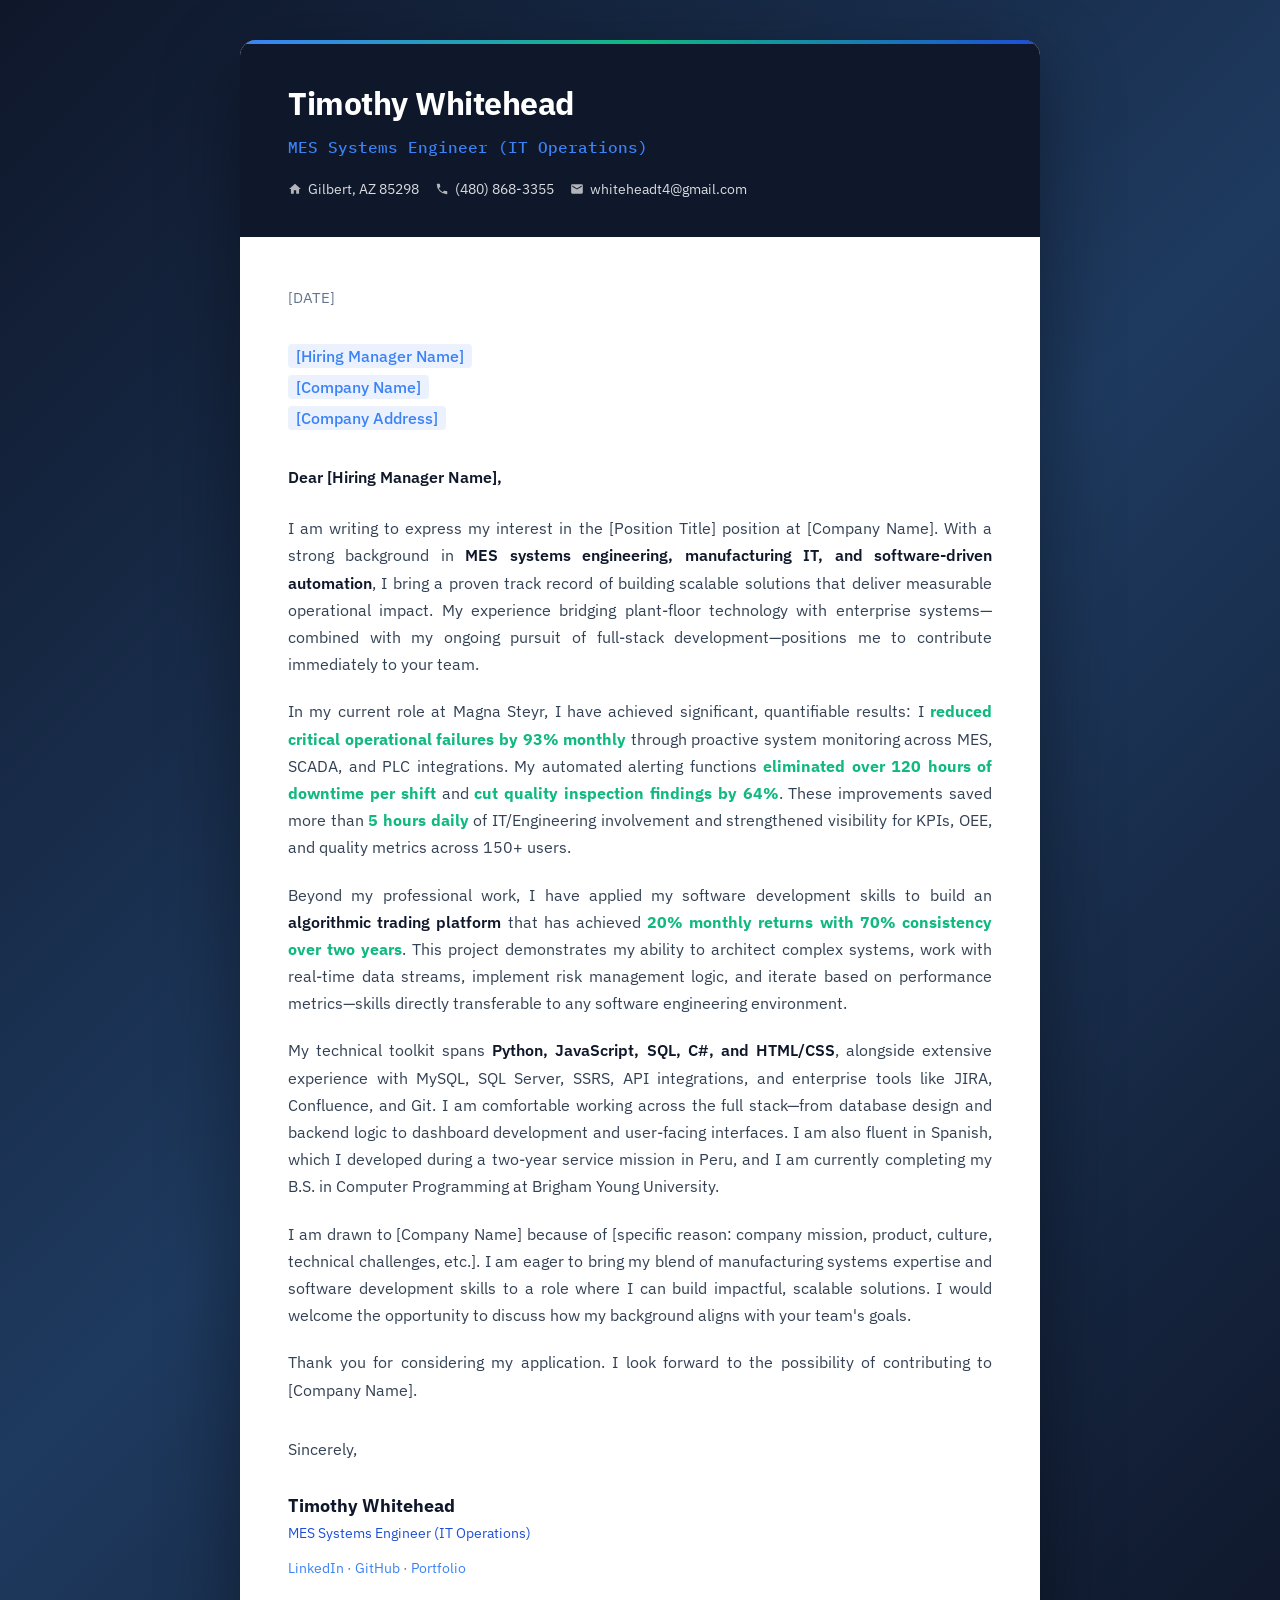
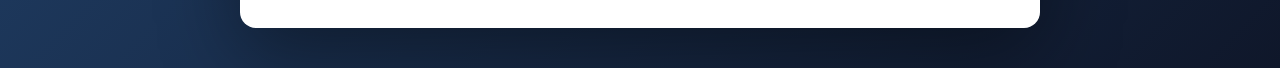
<file: CV/MES-Systems-Engineer.html>
<!DOCTYPE html>
<html lang="en">
<head>
    <meta charset="UTF-8">
    <meta name="viewport" content="width=device-width, initial-scale=1.0">
    <title>Timothy Whitehead - Cover Letter</title>
    <link rel="preconnect" href="https://fonts.googleapis.com">
    <link rel="preconnect" href="https://fonts.gstatic.com" crossorigin>
    <link href="https://fonts.googleapis.com/css2?family=IBM+Plex+Sans:wght@400;500;600;700&family=IBM+Plex+Mono:wght@400;500&display=swap" rel="stylesheet">
    <style>
        :root {
            --primary: #0f172a;
            --secondary: #334155;
            --accent: #3b82f6;
            --accent-dark: #1d4ed8;
            --surface: #f8fafc;
            --text: #1e293b;
            --text-muted: #64748b;
            --success: #10b981;
            --border: #cbd5e1;
        }

        * {
            margin: 0;
            padding: 0;
            box-sizing: border-box;
        }

        body {
            font-family: 'IBM Plex Sans', -apple-system, BlinkMacSystemFont, sans-serif;
            line-height: 1.7;
            color: var(--text);
            background: linear-gradient(135deg, #0f172a 0%, #1e3a5f 50%, #0f172a 100%);
            min-height: 100vh;
            padding: 40px 20px;
            -webkit-font-smoothing: antialiased;
        }

        .letter-container {
            max-width: 800px;
            margin: 0 auto;
            background: white;
            border-radius: 16px;
            box-shadow: 0 25px 80px rgba(0,0,0,0.4);
            overflow: hidden;
            position: relative;
        }

        .letter-container::before {
            content: '';
            position: absolute;
            top: 0;
            left: 0;
            right: 0;
            height: 4px;
            background: linear-gradient(90deg, var(--accent), var(--success), var(--accent-dark));
        }

        /* Header */
        .header {
            background: var(--primary);
            color: white;
            padding: 36px 48px;
        }

        .header h1 {
            font-size: 2rem;
            font-weight: 700;
            letter-spacing: -0.5px;
            margin-bottom: 4px;
        }

        .header .title {
            font-size: 1rem;
            font-weight: 500;
            color: var(--accent);
            margin-bottom: 16px;
            font-family: 'IBM Plex Mono', monospace;
        }

        .contact-row {
            display: flex;
            flex-wrap: wrap;
            gap: 16px;
            font-size: 0.85rem;
            color: rgba(255,255,255,0.85);
        }

        .contact-item {
            display: flex;
            align-items: center;
            gap: 6px;
        }

        .contact-item svg {
            width: 14px;
            height: 14px;
            fill: currentColor;
            opacity: 0.8;
        }

        /* Content */
        .content {
            padding: 48px;
        }

        .date {
            color: var(--text-muted);
            font-size: 0.95rem;
            margin-bottom: 32px;
        }

        .recipient {
            margin-bottom: 32px;
        }

        .recipient p {
            margin-bottom: 4px;
            color: var(--secondary);
        }

        .recipient .placeholder {
            color: var(--accent);
            font-weight: 500;
            background: rgba(59, 130, 246, 0.1);
            padding: 2px 8px;
            border-radius: 4px;
        }

        .salutation {
            margin-bottom: 24px;
            font-weight: 600;
            color: var(--primary);
        }

        .body p {
            margin-bottom: 20px;
            color: var(--secondary);
            text-align: justify;
        }

        .body p:last-child {
            margin-bottom: 0;
        }

        .highlight {
            color: var(--primary);
            font-weight: 600;
        }

        .metric {
            color: var(--success);
            font-weight: 700;
        }

        .closing {
            margin-top: 32px;
        }

        .closing p {
            margin-bottom: 4px;
            color: var(--secondary);
        }

        .signature {
            margin-top: 28px;
        }

        .signature-name {
            font-weight: 700;
            font-size: 1.1rem;
            color: var(--primary);
        }

        .signature-title {
            color: var(--accent-dark);
            font-size: 0.9rem;
        }

        .signature-links {
            margin-top: 12px;
            font-size: 0.85rem;
            color: var(--text-muted);
        }

        .signature-links a {
            color: var(--accent);
            text-decoration: none;
        }

        .signature-links a:hover {
            text-decoration: underline;
        }

        /* Responsive */
        @media (max-width: 600px) {
            body {
                padding: 15px;
            }

            .header {
                padding: 28px 24px;
            }

            .header h1 {
                font-size: 1.6rem;
            }

            .contact-row {
                flex-direction: column;
                gap: 8px;
            }

            .content {
                padding: 32px 24px;
            }
        }

        @media print {
            body {
                background: white;
                padding: 0;
            }

            .letter-container {
                box-shadow: none;
                border-radius: 0;
            }
        }
    </style>
</head>
<body>
    <div class="letter-container">
        <!-- Header -->
        <header class="header">
            <h1>Timothy Whitehead</h1>
            <div class="title">MES Systems Engineer (IT Operations)</div>
            <div class="contact-row">
                <div class="contact-item">
                    <svg viewBox="0 0 24 24"><path d="M10,20V14H14V20H19V12H22L12,3L2,12H5V20H10Z"/></svg>
                    Gilbert, AZ 85298
                </div>
                <div class="contact-item">
                    <svg viewBox="0 0 24 24"><path d="M6.62,10.79C8.06,13.62 10.38,15.94 13.21,17.38L15.41,15.18C15.69,14.9 16.08,14.82 16.43,14.93C17.55,15.3 18.75,15.5 20,15.5A1,1 0 0,1 21,16.5V20A1,1 0 0,1 20,21A17,17 0 0,1 3,4A1,1 0 0,1 4,3H7.5A1,1 0 0,1 8.5,4C8.5,5.25 8.7,6.45 9.07,7.57C9.18,7.92 9.1,8.31 8.82,8.59L6.62,10.79Z"/></svg>
                    (480) 868-3355
                </div>
                <div class="contact-item">
                    <svg viewBox="0 0 24 24"><path d="M20,8L12,13L4,8V6L12,11L20,6M20,4H4C2.89,4 2,4.89 2,6V18A2,2 0 0,0 4,20H20A2,2 0 0,0 22,18V6C22,4.89 21.1,4 20,4Z"/></svg>
                    whiteheadt4@gmail.com
                </div>
            </div>
        </header>

        <!-- Content -->
        <div class="content">
            <div class="date">[DATE]</div>

            <div class="recipient">
                <p><span class="placeholder">[Hiring Manager Name]</span></p>
                <p><span class="placeholder">[Company Name]</span></p>
                <p><span class="placeholder">[Company Address]</span></p>
            </div>

            <p class="salutation">Dear <span class="placeholder">[Hiring Manager Name]</span>,</p>

            <div class="body">
                <p>
                    I am writing to express my interest in the <span class="placeholder">[Position Title]</span> position at <span class="placeholder">[Company Name]</span>. With a strong background in <span class="highlight">MES systems engineering, manufacturing IT, and software-driven automation</span>, I bring a proven track record of building scalable solutions that deliver measurable operational impact. My experience bridging plant-floor technology with enterprise systems—combined with my ongoing pursuit of full-stack development—positions me to contribute immediately to your team.
                </p>

                <p>
                    In my current role at Magna Steyr, I have achieved significant, quantifiable results: I <span class="metric">reduced critical operational failures by 93% monthly</span> through proactive system monitoring across MES, SCADA, and PLC integrations. My automated alerting functions <span class="metric">eliminated over 120 hours of downtime per shift</span> and <span class="metric">cut quality inspection findings by 64%</span>. These improvements saved more than <span class="metric">5 hours daily</span> of IT/Engineering involvement and strengthened visibility for KPIs, OEE, and quality metrics across 150+ users.
                </p>

                <p>
                    Beyond my professional work, I have applied my software development skills to build an <span class="highlight">algorithmic trading platform</span> that has achieved <span class="metric">20% monthly returns with 70% consistency over two years</span>. This project demonstrates my ability to architect complex systems, work with real-time data streams, implement risk management logic, and iterate based on performance metrics—skills directly transferable to any software engineering environment.
                </p>

                <p>
                    My technical toolkit spans <span class="highlight">Python, JavaScript, SQL, C#, and HTML/CSS</span>, alongside extensive experience with MySQL, SQL Server, SSRS, API integrations, and enterprise tools like JIRA, Confluence, and Git. I am comfortable working across the full stack—from database design and backend logic to dashboard development and user-facing interfaces. I am also fluent in Spanish, which I developed during a two-year service mission in Peru, and I am currently completing my B.S. in Computer Programming at Brigham Young University.
                </p>

                <p>
                    I am drawn to <span class="placeholder">[Company Name]</span> because of <span class="placeholder">[specific reason: company mission, product, culture, technical challenges, etc.]</span>. I am eager to bring my blend of manufacturing systems expertise and software development skills to a role where I can build impactful, scalable solutions. I would welcome the opportunity to discuss how my background aligns with your team's goals.
                </p>

                <p>
                    Thank you for considering my application. I look forward to the possibility of contributing to <span class="placeholder">[Company Name]</span>.
                </p>
            </div>

            <div class="closing">
                <p>Sincerely,</p>
            </div>

            <div class="signature">
                <div class="signature-name">Timothy Whitehead</div>
                <div class="signature-title">MES Systems Engineer (IT Operations)</div>
                <div class="signature-links">
                    <a href="https://www.linkedin.com/in/t-whitehead/">LinkedIn</a> · 
                    <a href="https://www.github.com/timowhit/">GitHub</a> · 
                    <a href="https://timowhit.github.io/Careers/">Portfolio</a>
                </div>
            </div>
        </div>
    </div>
</body>
</html>
</file>
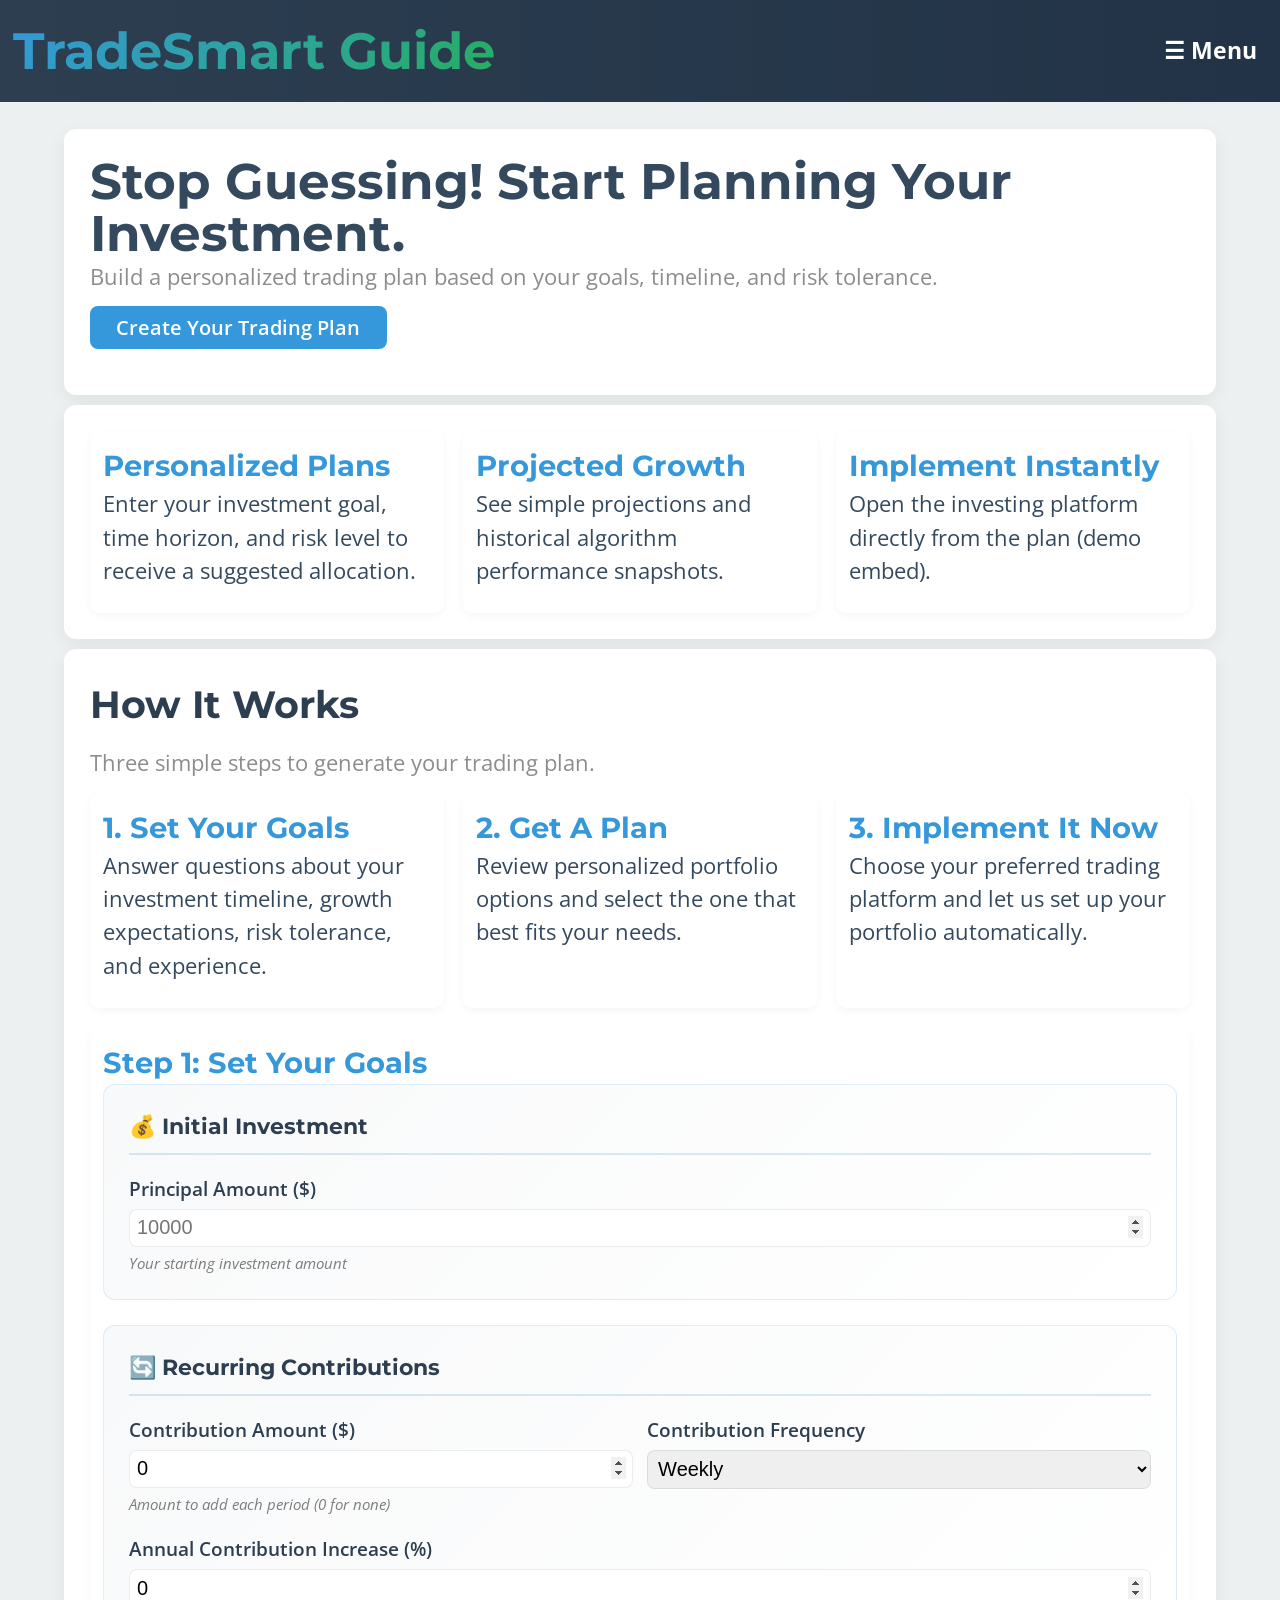
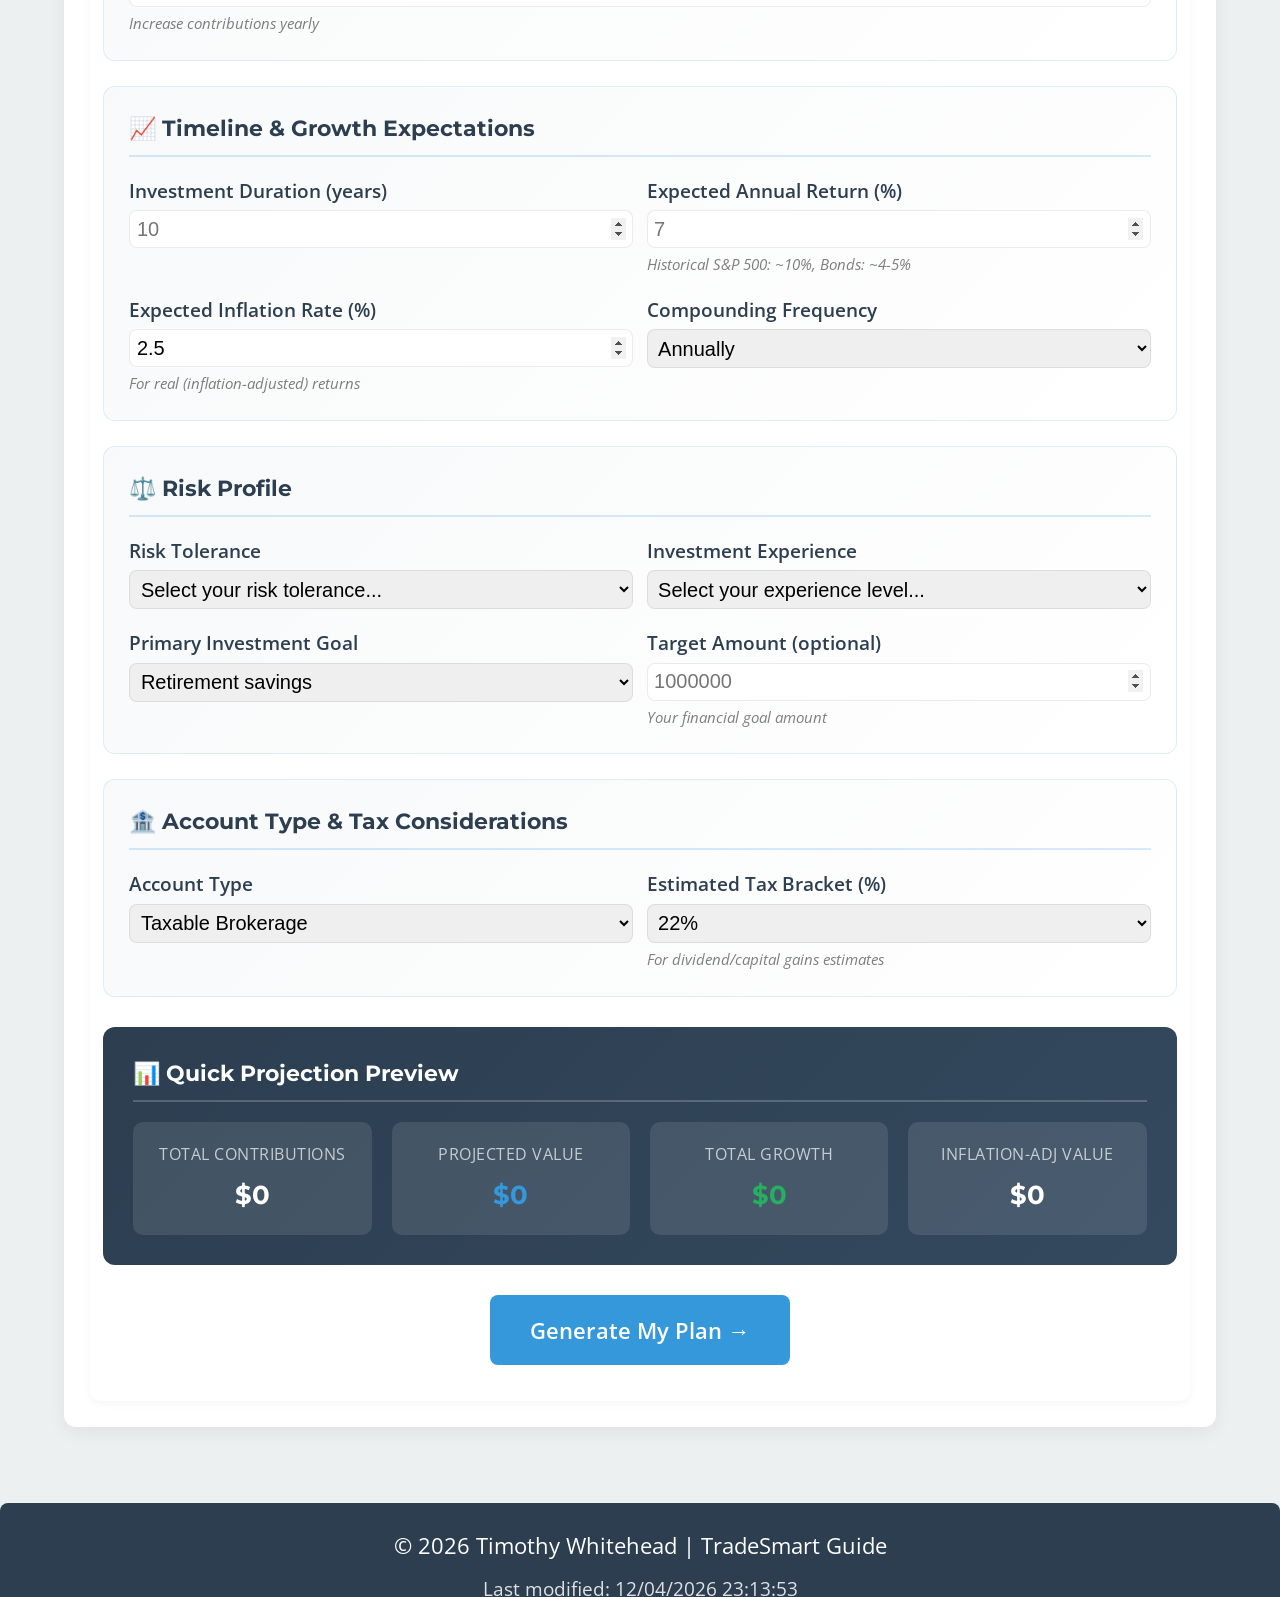
<file: project/howitworks.html>
<!doctype html>
<html lang="en">
<head>
  <meta charset="utf-8">
  <meta http-equiv="refresh" content="0;url=./index.html#how">
  <meta name="viewport" content="width=device-width,initial-scale=1">
  <title>Redirecting to How It Works</title>
  <meta name="robots" content="noindex">
</head>
<body>
  <p>Redirecting to <a href="./index.html#how">How It Works</a>…</p>
</body>
</html>
</file>
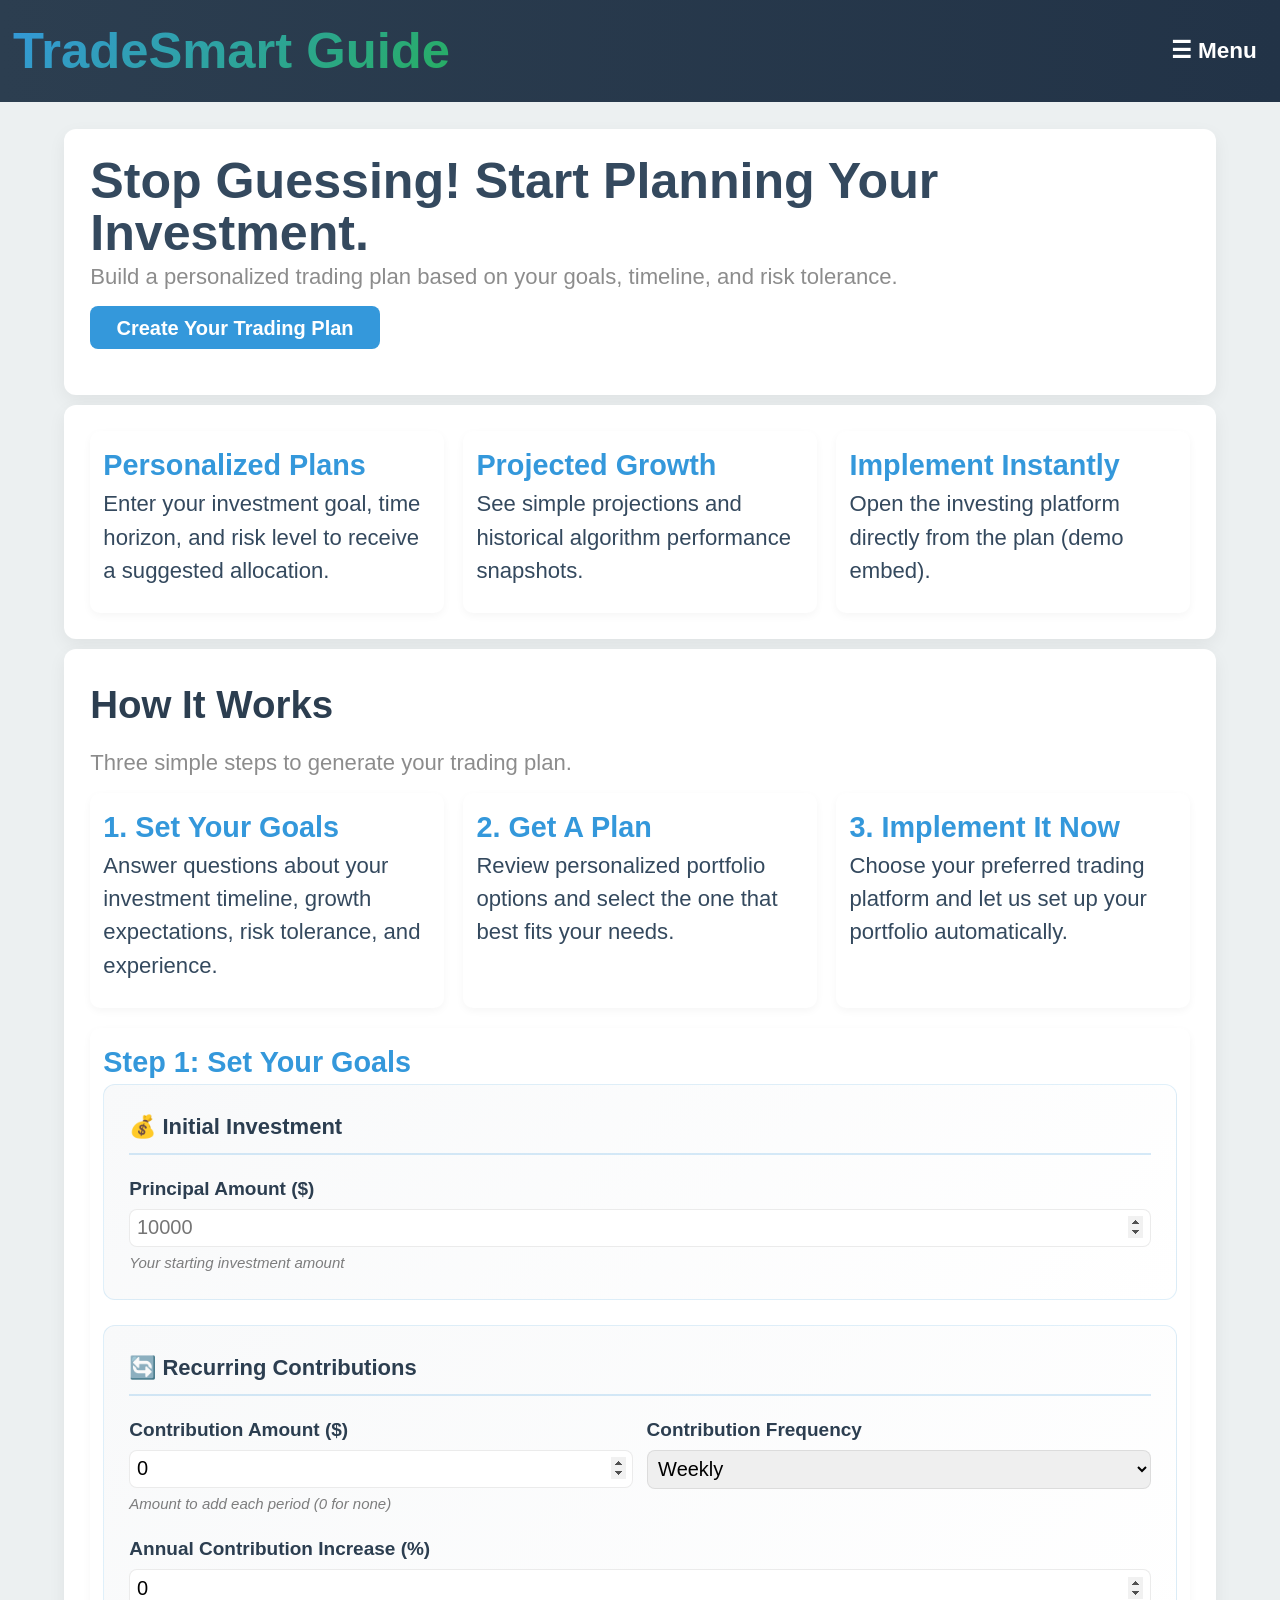
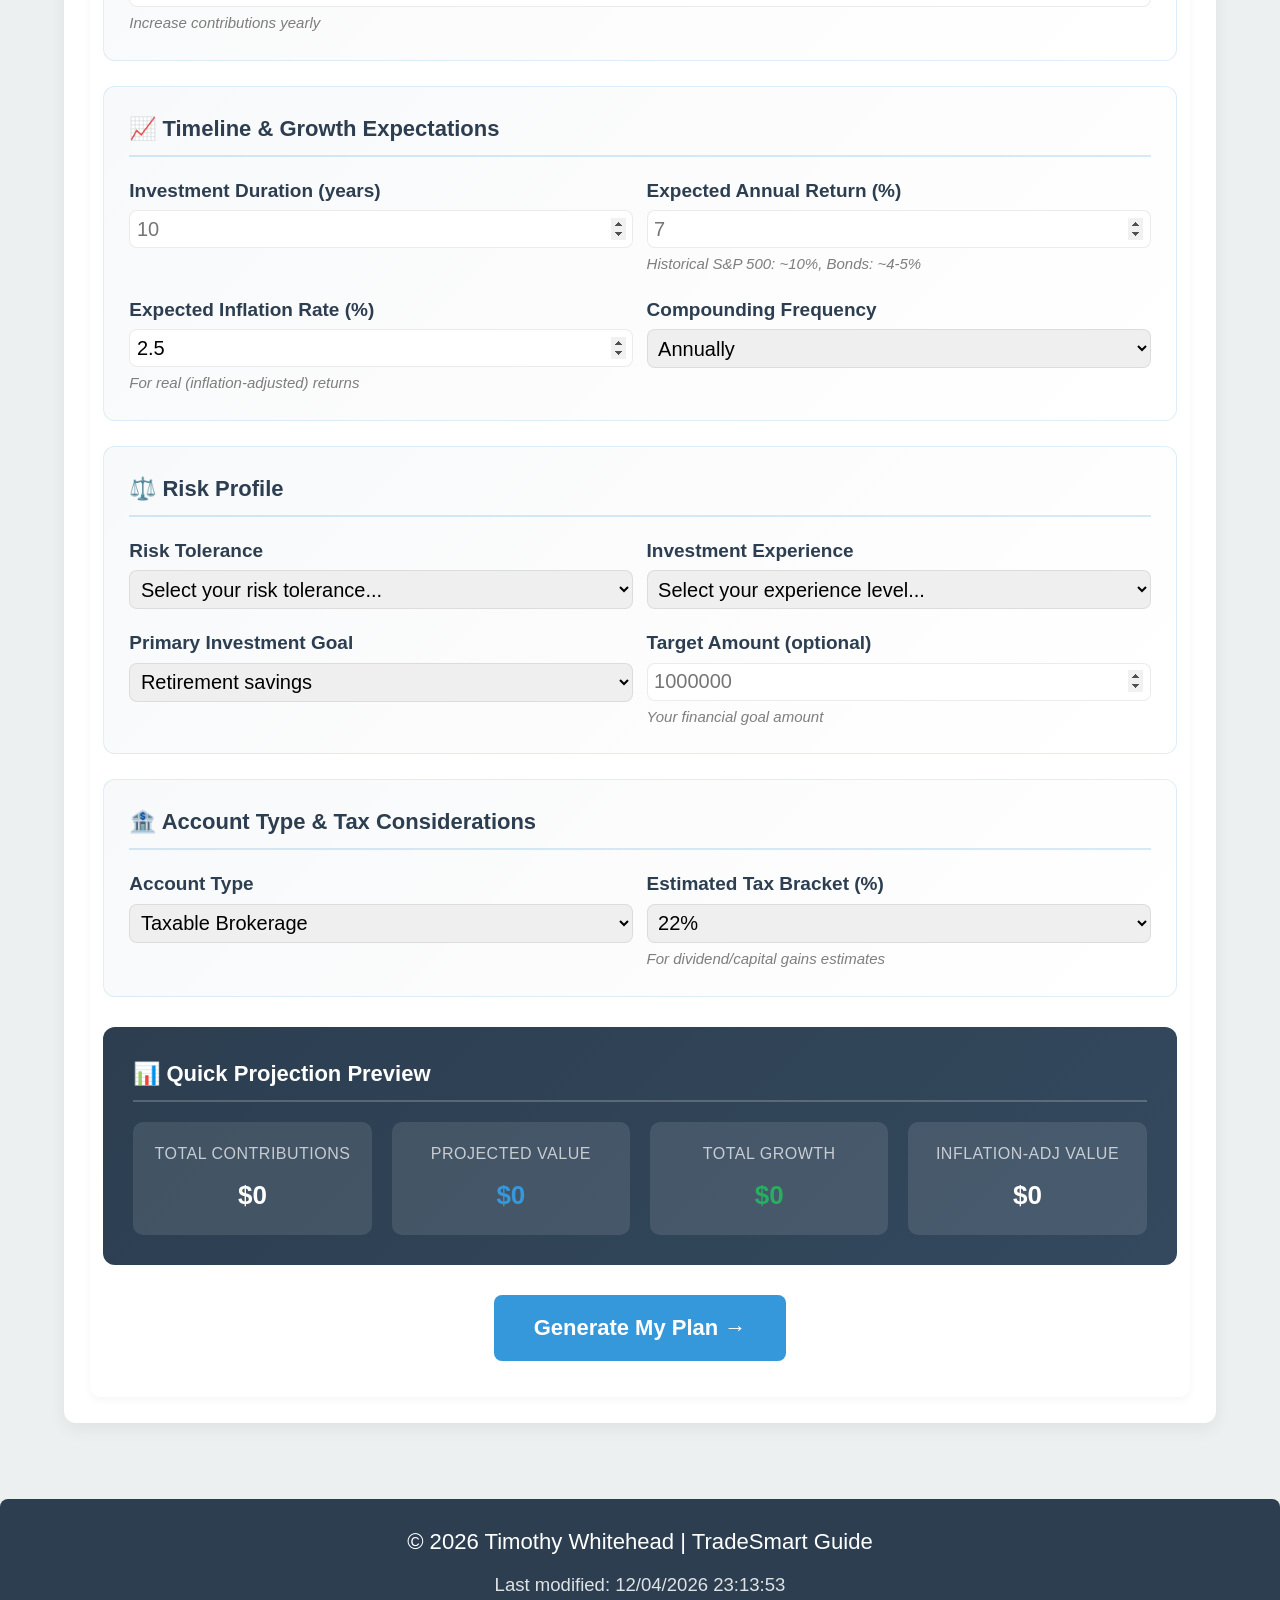
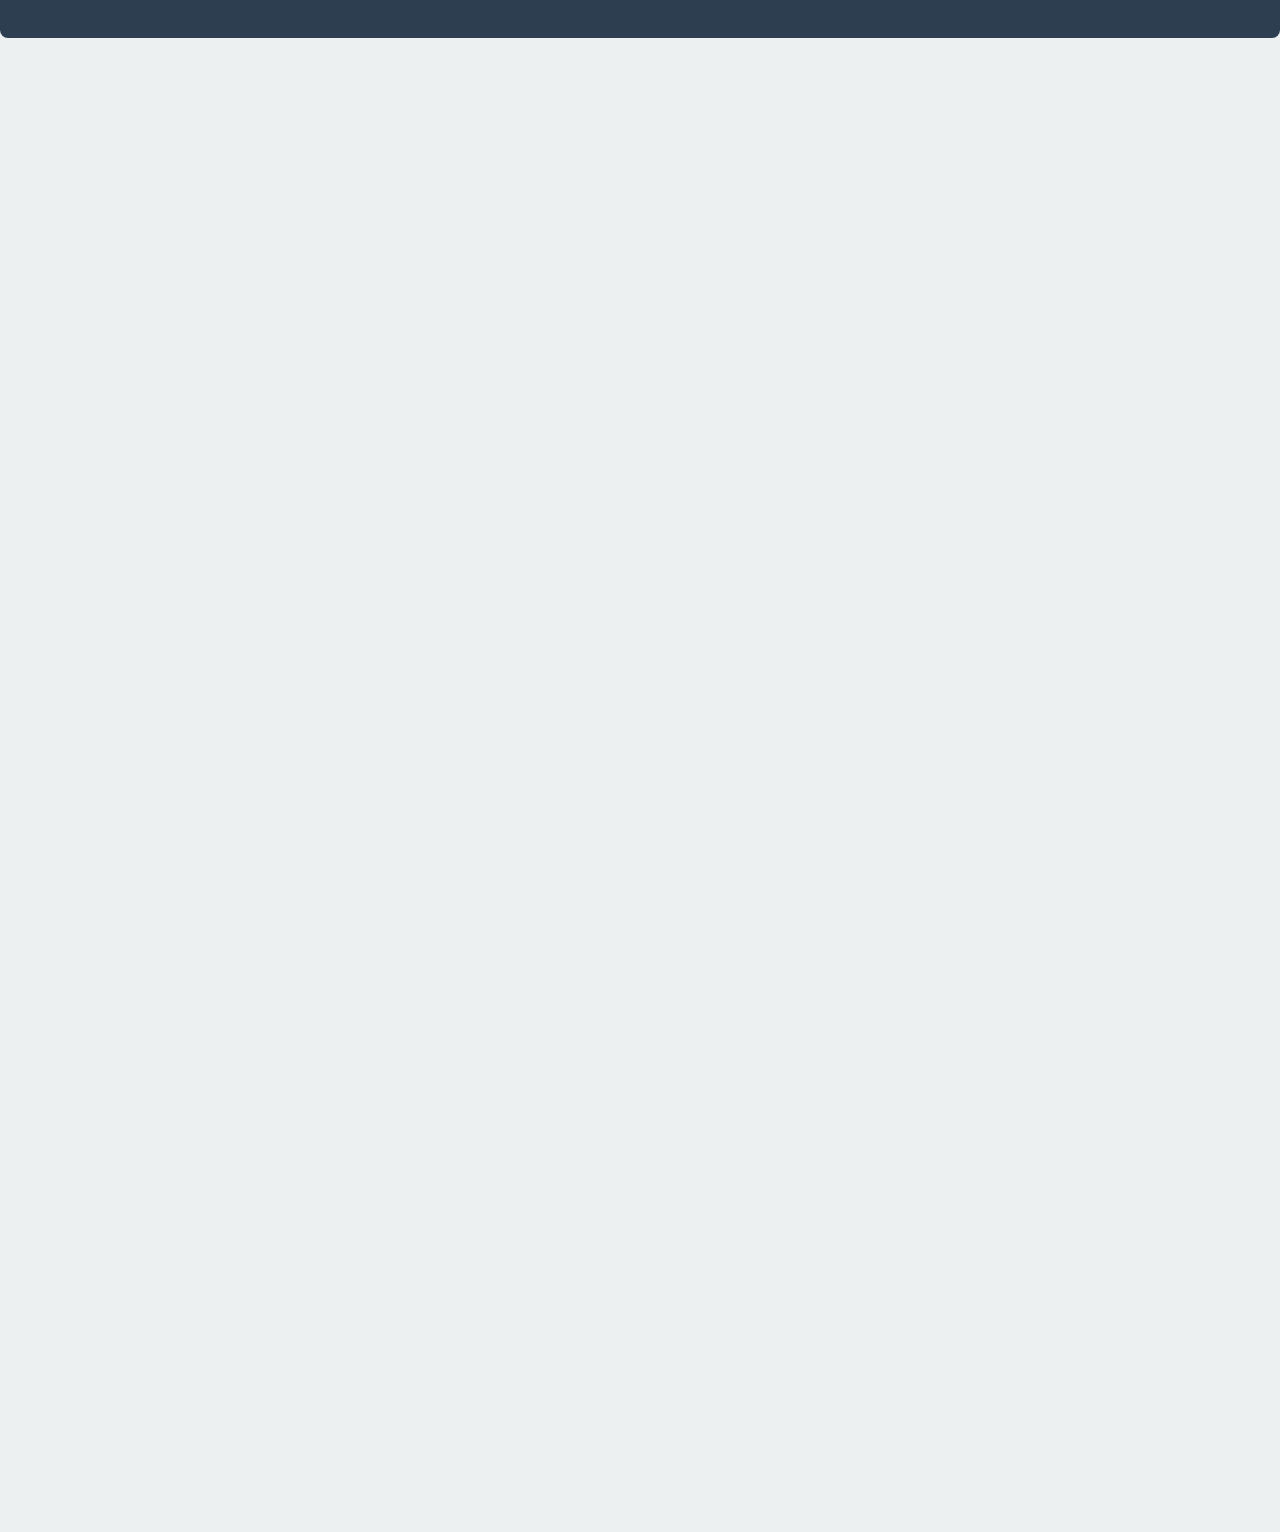
<file: project/results.html>
<!doctype html>
<html lang="en">
<head>
  <meta charset="utf-8">
  <meta name="viewport" content="width=device-width,initial-scale=1">
  <title>Results - TradeSmart Guide</title>
  <link rel="stylesheet" href="styles/siteplan.css">
</head>
<body>
  <div id="siteHeader"></div>

  <main class="container">
    <section class="hero">
      <h1>Your Generated Plan (Demo)</h1>
      <p class="muted">This is a placeholder showing allocation and projections.</p>
    </section>

    <section class="grid">
      <div class="card">
        <h3>Allocation</h3>
        <p>Stocks: 60%<br>Bonds: 30%<br>Alternatives: 10%</p>
      </div>
      <div class="card">
        <!doctype html>
        <html lang="en">
        <head>
          <meta charset="utf-8">
          <meta http-equiv="refresh" content="0;url=./index.html#results">
          <title>Redirecting…</title>
          <meta name="robots" content="noindex">
        </head>
        <body>
          <p>Redirecting to <a href="./index.html#results">Results</a>…</p>
        </body>
        </html>
  <script src="scripts/siteplan.js"></script>
</file>
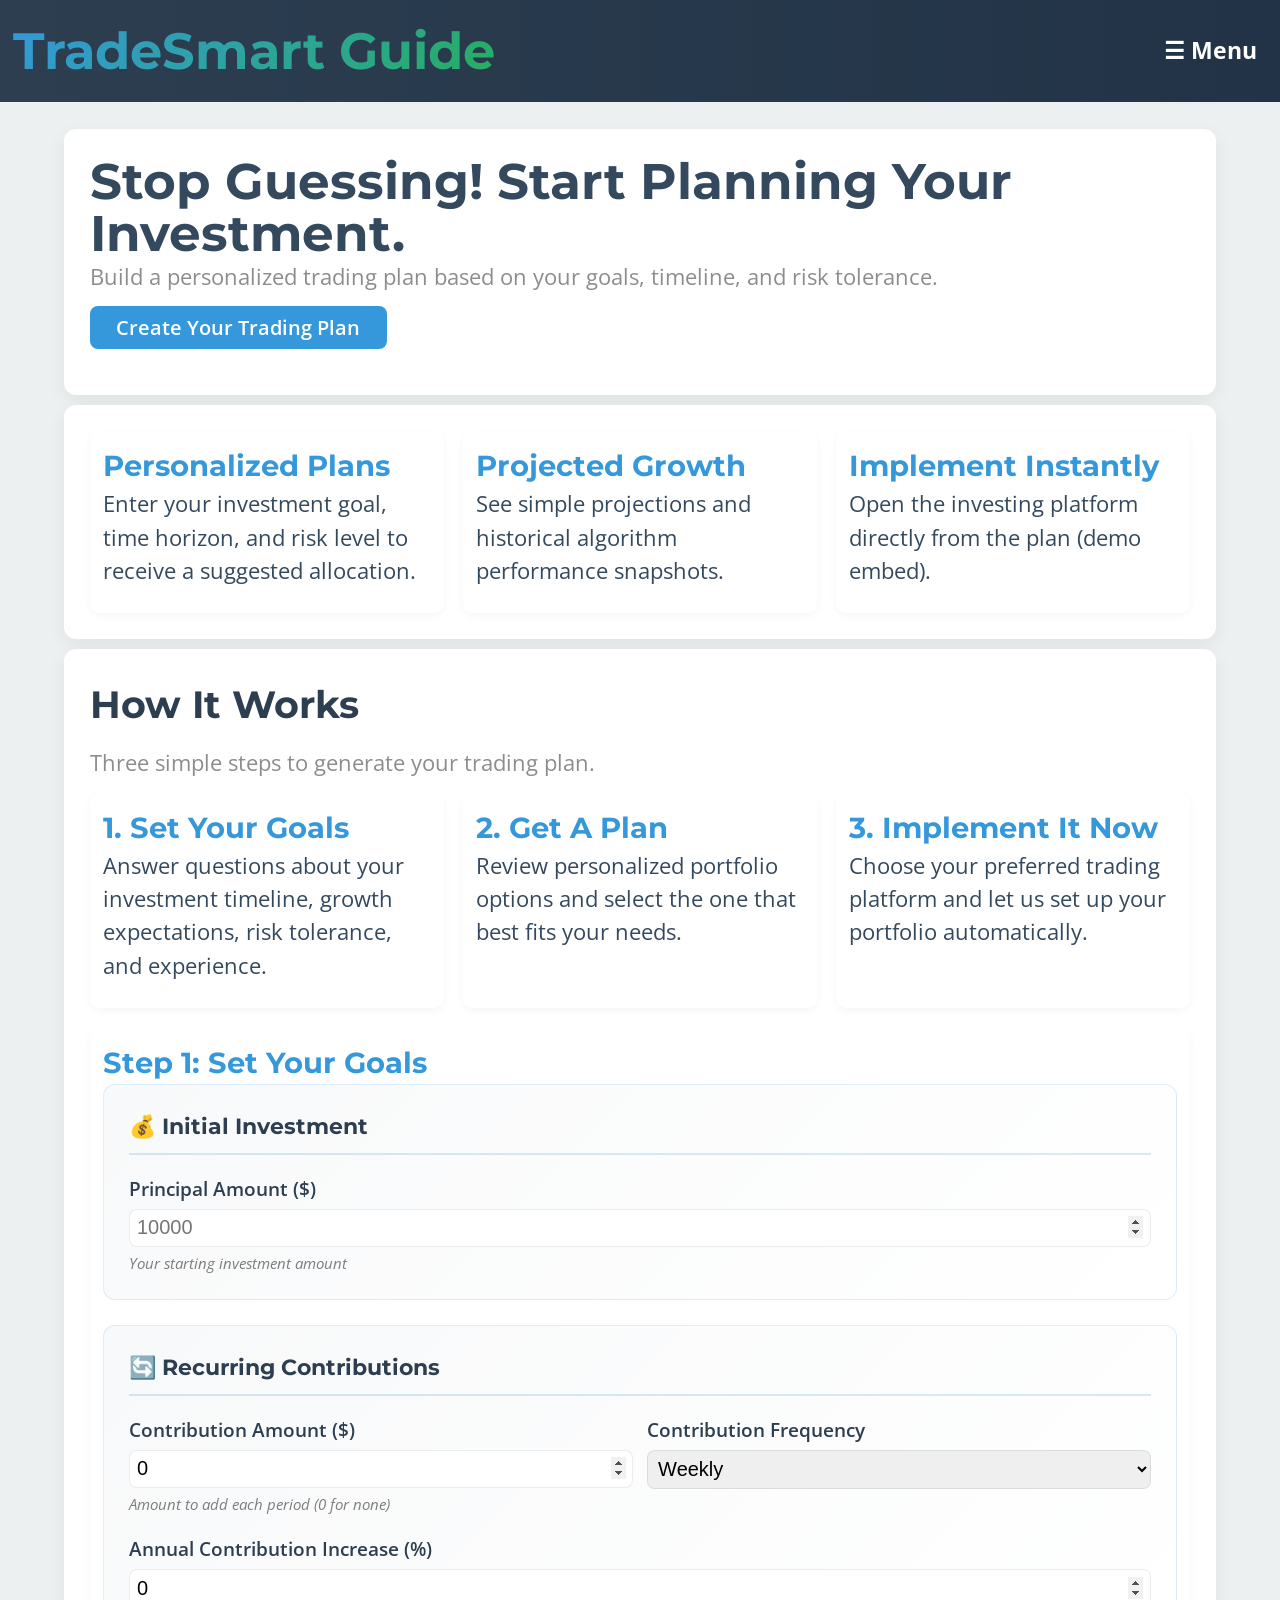
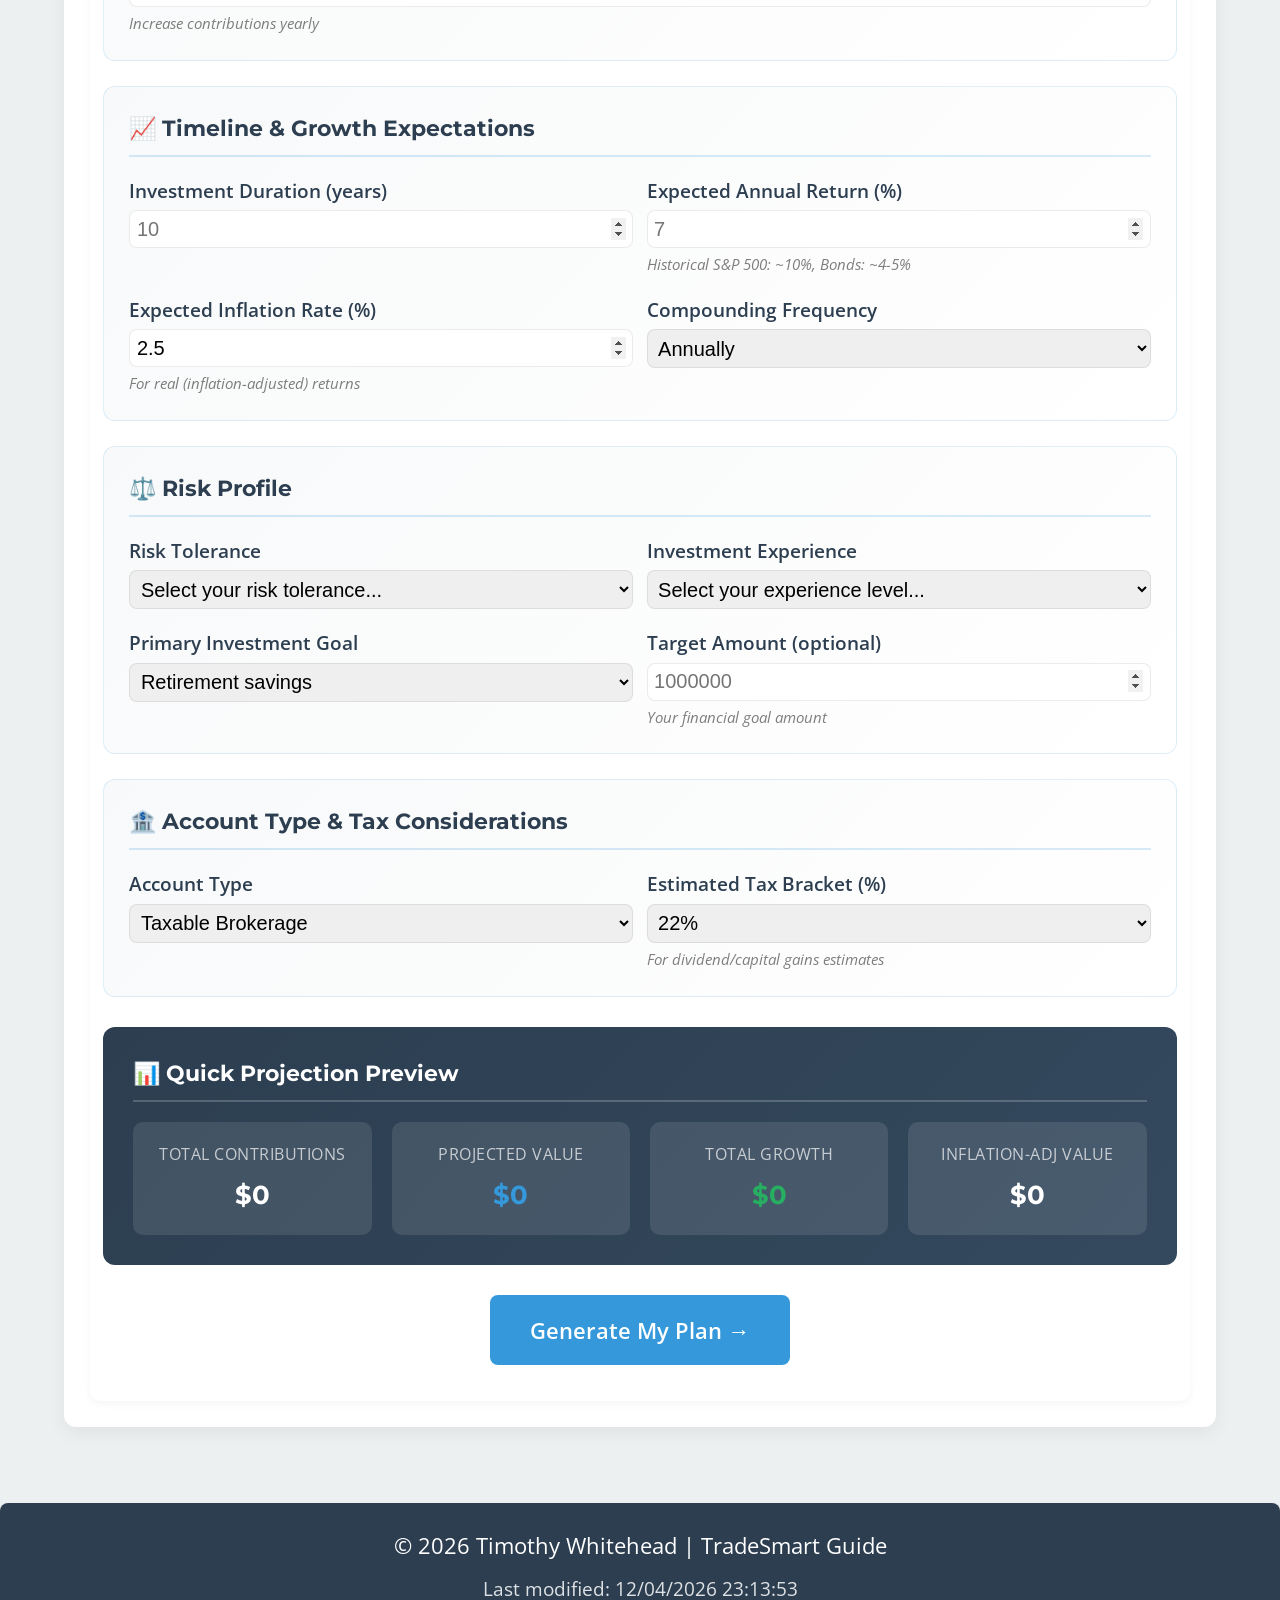
<file: project/siteplan.html>
<!doctype html>
<html lang="en">
<head>
  <meta charset="utf-8">
  <meta http-equiv="refresh" content="0;url=./index.html#siteplan">
  <meta name="viewport" content="width=device-width,initial-scale=1">
  <title>Redirecting to Site Plan</title>
  <meta name="robots" content="noindex">
</head>
<body>
  <p>Redirecting to <a href="./index.html#siteplan">Site Plan</a>…</p>
</body>
</html>
</file>
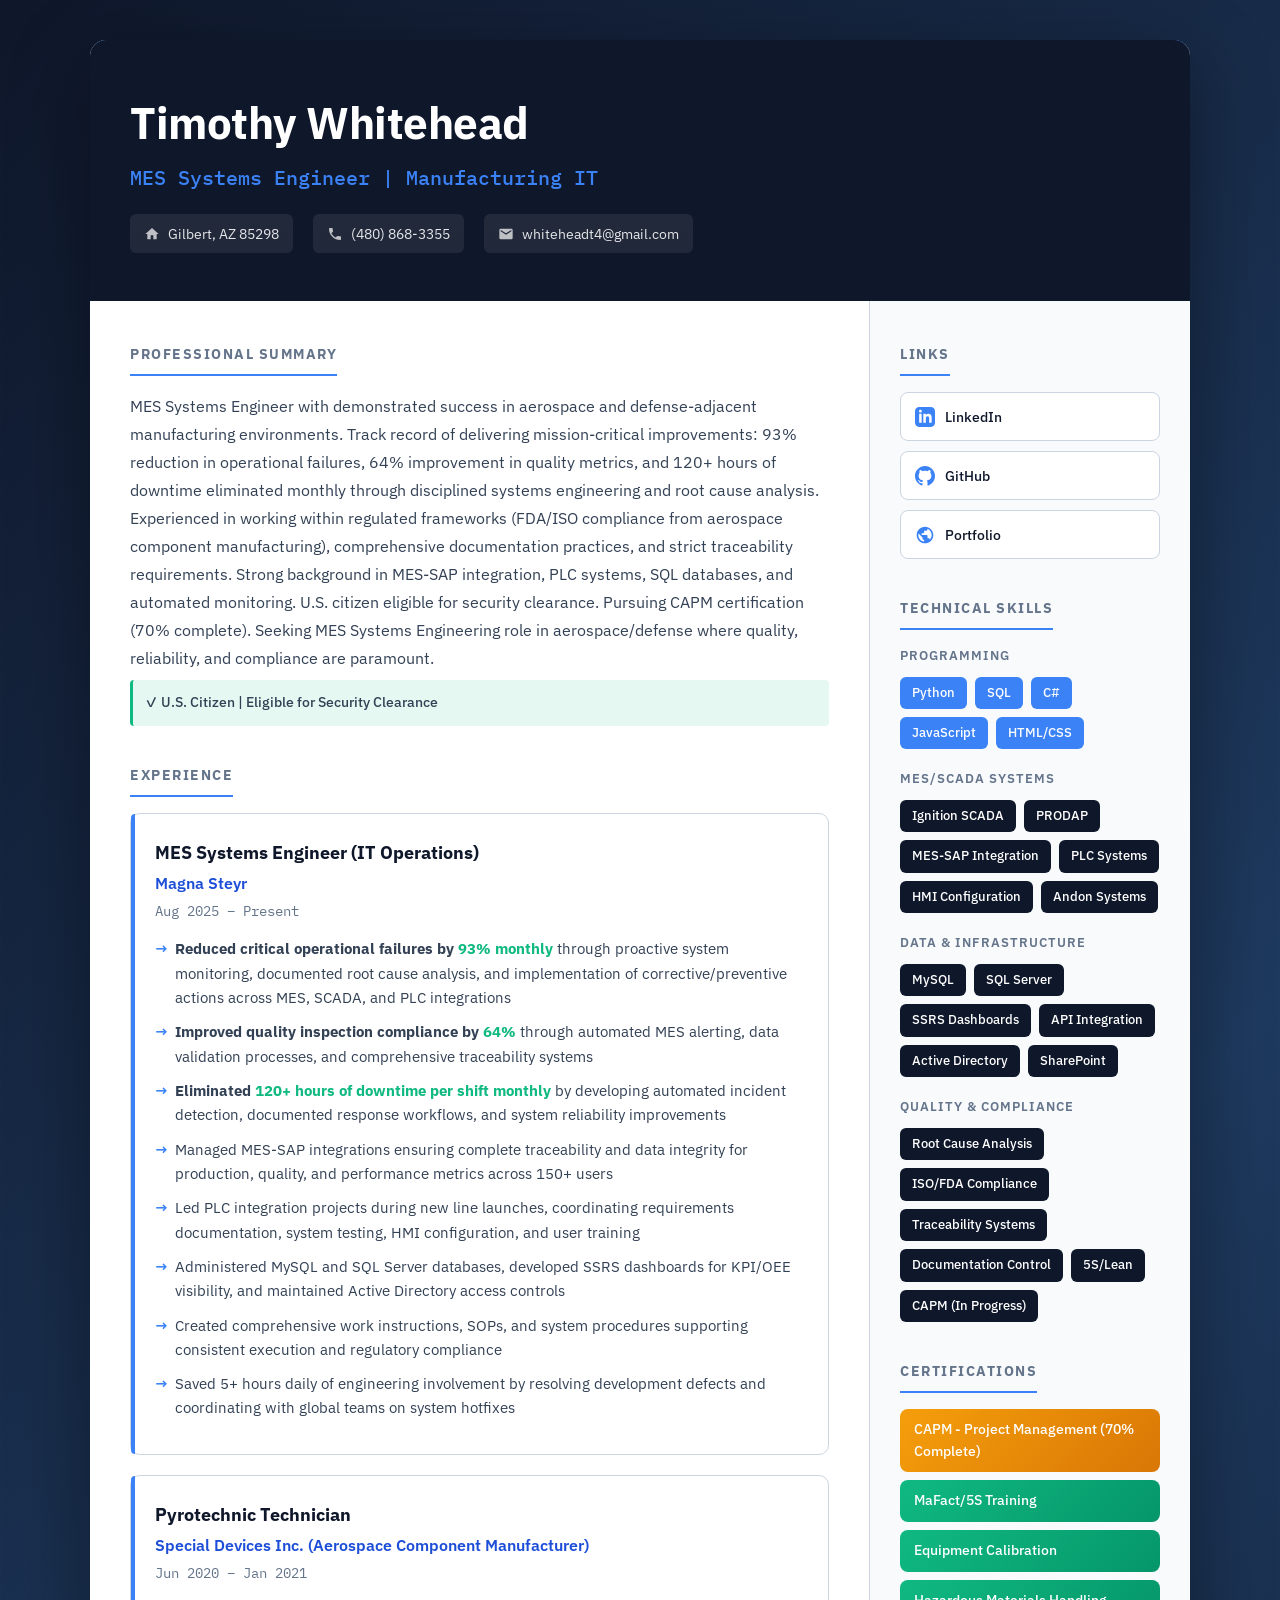
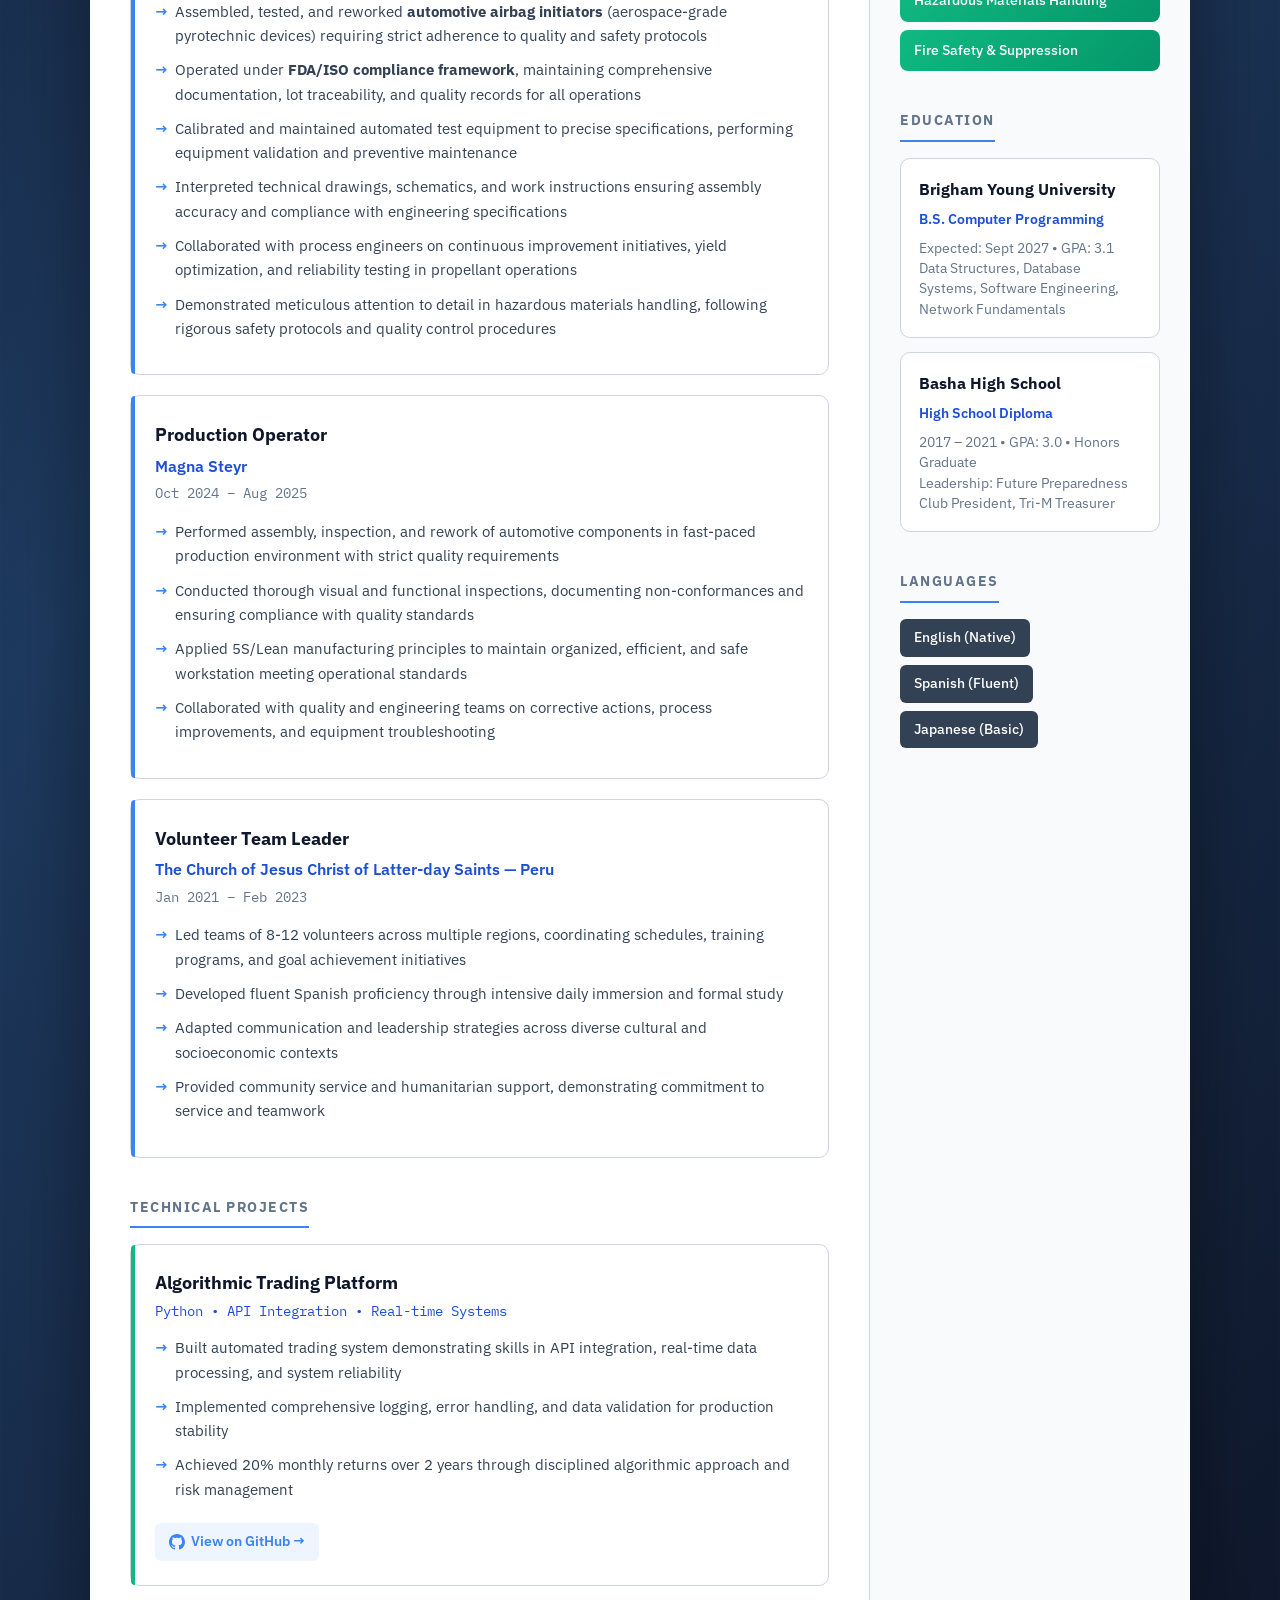
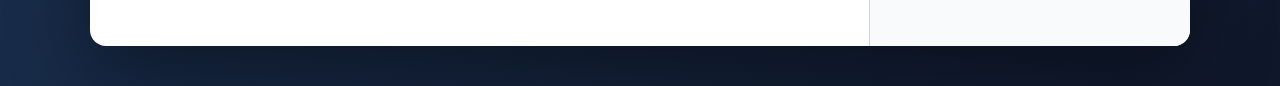
<file: resume/Aerospace-Defense-MES.html>
<!DOCTYPE html>
<html lang="en">
<head>
    <meta charset="UTF-8">
    <meta name="viewport" content="width=device-width, initial-scale=1.0">
    <title>Timothy Whitehead - MES Systems Engineer (Aerospace/Defense)</title>
    <link rel="preconnect" href="https://fonts.googleapis.com">
    <link rel="preconnect" href="https://fonts.gstatic.com" crossorigin>
    <link href="https://fonts.googleapis.com/css2?family=IBM+Plex+Sans:wght@400;500;600;700&family=IBM+Plex+Mono:wght@400;500&display=swap" rel="stylesheet">
    <style>
        :root {
            --primary: #0f172a;
            --secondary: #334155;
            --accent: #3b82f6;
            --accent-dark: #1d4ed8;
            --surface: #f8fafc;
            --surface-alt: #e2e8f0;
            --text: #1e293b;
            --text-muted: #64748b;
            --success: #10b981;
            --border: #cbd5e1;
        }

        * {
            margin: 0;
            padding: 0;
            box-sizing: border-box;
        }

        body {
            font-family: 'IBM Plex Sans', -apple-system, BlinkMacSystemFont, sans-serif;
            line-height: 1.6;
            color: var(--text);
            background: linear-gradient(135deg, #0f172a 0%, #1e3a5f 50%, #0f172a 100%);
            min-height: 100vh;
            padding: 40px 20px;
            -webkit-font-smoothing: antialiased;
        }

        .resume-container {
            max-width: 1100px;
            margin: 0 auto;
            background: white;
            border-radius: 16px;
            box-shadow: 0 25px 80px rgba(0,0,0,0.4);
            overflow: hidden;
            position: relative;
        }

        .resume-container::before {
            content: '';
            position: absolute;
            top: 0;
            left: 0;
            right: 0;
            height: 4px;
            background: linear-gradient(90deg, var(--accent), var(--success), var(--accent-dark));
        }

        /* Header */
        .header {
            background: var(--primary);
            color: white;
            padding: 48px 40px;
            position: relative;
        }

        .header::after {
            content: '';
            position: absolute;
            bottom: 0;
            left: 0;
            right: 0;
            height: 80px;
            background: linear-gradient(to bottom, transparent, rgba(15, 23, 42, 0.1));
            pointer-events: none;
        }

        .header h1 {
            font-size: 2.75rem;
            font-weight: 700;
            letter-spacing: -0.5px;
            margin-bottom: 4px;
        }

        .header .title {
            font-size: 1.25rem;
            font-weight: 500;
            color: var(--accent);
            margin-bottom: 20px;
            font-family: 'IBM Plex Mono', monospace;
        }

        .contact-row {
            display: flex;
            flex-wrap: wrap;
            gap: 20px;
            margin-top: 16px;
        }

        .contact-item {
            display: flex;
            align-items: center;
            gap: 8px;
            font-size: 0.9rem;
            color: rgba(255,255,255,0.9);
            background: rgba(255,255,255,0.08);
            padding: 8px 14px;
            border-radius: 6px;
            transition: background 0.2s;
        }

        .contact-item:hover {
            background: rgba(255,255,255,0.15);
        }

        .contact-item svg {
            width: 16px;
            height: 16px;
            fill: currentColor;
            opacity: 0.8;
        }

        /* Main Layout */
        .main-content {
            display: grid;
            grid-template-columns: 1fr 320px;
        }

        .content {
            padding: 40px;
            border-right: 1px solid var(--border);
        }

        .sidebar {
            padding: 40px 30px;
            background: var(--surface);
        }

        /* Sections */
        .section {
            margin-bottom: 36px;
        }

        .section:last-child {
            margin-bottom: 0;
        }

        .section-title {
            font-size: 0.85rem;
            font-weight: 700;
            color: var(--text-muted);
            text-transform: uppercase;
            letter-spacing: 1.5px;
            margin-bottom: 16px;
            padding-bottom: 8px;
            border-bottom: 2px solid var(--accent);
            display: inline-block;
        }

        /* Summary */
        .summary {
            font-size: 1rem;
            line-height: 1.75;
            color: var(--secondary);
        }

        /* Experience Cards */
        .experience-card {
            background: white;
            border: 1px solid var(--border);
            border-radius: 10px;
            padding: 24px;
            margin-bottom: 20px;
            transition: transform 0.2s, box-shadow 0.2s;
            position: relative;
        }

        .experience-card:hover {
            transform: translateY(-2px);
            box-shadow: 0 8px 24px rgba(0,0,0,0.08);
        }

        .experience-card::before {
            content: '';
            position: absolute;
            left: 0;
            top: 0;
            bottom: 0;
            width: 4px;
            background: var(--accent);
            border-radius: 10px 0 0 10px;
        }

        .job-header {
            margin-bottom: 14px;
        }

        .job-title {
            font-size: 1.15rem;
            font-weight: 700;
            color: var(--primary);
            margin-bottom: 4px;
        }

        .company {
            font-size: 1rem;
            font-weight: 600;
            color: var(--accent-dark);
        }

        .duration {
            font-size: 0.85rem;
            color: var(--text-muted);
            font-family: 'IBM Plex Mono', monospace;
            margin-top: 4px;
        }

        .responsibilities {
            list-style: none;
        }

        .responsibilities li {
            position: relative;
            padding-left: 20px;
            margin-bottom: 10px;
            font-size: 0.95rem;
            line-height: 1.6;
            color: var(--secondary);
        }

        .responsibilities li::before {
            content: '→';
            position: absolute;
            left: 0;
            color: var(--accent);
            font-weight: 600;
        }

        .metric {
            font-weight: 700;
            color: var(--success);
        }

        /* Skills */
        .skill-category {
            margin-bottom: 20px;
        }

        .skill-category-title {
            font-size: 0.8rem;
            font-weight: 600;
            color: var(--text-muted);
            text-transform: uppercase;
            letter-spacing: 1px;
            margin-bottom: 10px;
        }

        .skill-grid {
            display: flex;
            flex-wrap: wrap;
            gap: 8px;
        }

        .skill-item {
            background: var(--primary);
            color: white;
            padding: 6px 12px;
            border-radius: 6px;
            font-size: 0.8rem;
            font-weight: 500;
            cursor: pointer;
            transition: background 0.2s, transform 0.2s;
            text-decoration: none;
        }

        .skill-item:hover {
            background: var(--accent-dark);
            transform: translateY(-1px);
        }

        .skill-item.clickable {
            background: var(--accent);
        }

        .skill-item.clickable:hover {
            background: var(--accent-dark);
        }

        /* Education */
        .education-card {
            background: white;
            border: 1px solid var(--border);
            border-radius: 10px;
            padding: 18px;
            margin-bottom: 14px;
        }

        .school-name {
            font-weight: 700;
            color: var(--primary);
            font-size: 1rem;
            margin-bottom: 4px;
        }

        .degree {
            color: var(--accent-dark);
            font-weight: 600;
            font-size: 0.9rem;
        }

        .edu-details {
            font-size: 0.85rem;
            color: var(--text-muted);
            margin-top: 8px;
            line-height: 1.5;
        }

        /* Certifications */
        .cert-grid {
            display: flex;
            flex-direction: column;
            gap: 8px;
        }

        .cert-item {
            background: linear-gradient(135deg, var(--success), #059669);
            color: white;
            padding: 10px 14px;
            border-radius: 8px;
            font-size: 0.85rem;
            font-weight: 500;
        }

        .cert-item.in-progress {
            background: linear-gradient(135deg, #f59e0b, #d97706);
        }

        /* Languages */
        .language-grid {
            display: flex;
            flex-wrap: wrap;
            gap: 8px;
        }

        .language-item {
            background: var(--secondary);
            color: white;
            padding: 8px 14px;
            border-radius: 6px;
            font-size: 0.85rem;
            font-weight: 500;
        }

        /* Projects */
        .project-card {
            background: white;
            border: 1px solid var(--border);
            border-radius: 10px;
            padding: 24px;
            margin-bottom: 20px;
            transition: transform 0.2s, box-shadow 0.2s;
            position: relative;
        }

        .project-card:hover {
            transform: translateY(-2px);
            box-shadow: 0 8px 24px rgba(0,0,0,0.08);
        }

        .project-card::before {
            content: '';
            position: absolute;
            left: 0;
            top: 0;
            bottom: 0;
            width: 4px;
            background: var(--success);
            border-radius: 10px 0 0 10px;
        }

        .project-title {
            font-size: 1.1rem;
            font-weight: 700;
            color: var(--primary);
            margin-bottom: 4px;
        }

        .project-tech {
            font-size: 0.85rem;
            color: var(--accent-dark);
            font-family: 'IBM Plex Mono', monospace;
            margin-bottom: 12px;
        }

        .project-link {
            display: inline-flex;
            align-items: center;
            gap: 6px;
            color: var(--accent);
            font-size: 0.85rem;
            font-weight: 600;
            text-decoration: none;
            margin-top: 12px;
            padding: 8px 14px;
            background: rgba(59, 130, 246, 0.08);
            border-radius: 6px;
            transition: background 0.2s, color 0.2s;
        }

        .project-link:hover {
            background: var(--accent);
            color: white;
        }

        .project-link svg {
            transition: fill 0.2s;
        }

        .project-link:hover svg {
            fill: white;
        }

        /* Links section in sidebar */
        .link-item {
            display: flex;
            align-items: center;
            gap: 10px;
            padding: 12px 14px;
            background: white;
            border: 1px solid var(--border);
            border-radius: 8px;
            margin-bottom: 10px;
            text-decoration: none;
            color: var(--primary);
            transition: all 0.2s;
        }

        .link-item:hover {
            border-color: var(--accent);
            background: rgba(59, 130, 246, 0.05);
        }

        .link-item svg {
            width: 20px;
            height: 20px;
            fill: var(--accent);
        }

        .link-item span {
            font-size: 0.9rem;
            font-weight: 500;
        }

        .clearance-note {
            background: rgba(16, 185, 129, 0.1);
            border-left: 3px solid var(--success);
            padding: 12px;
            margin-top: 8px;
            border-radius: 4px;
            font-size: 0.85rem;
            color: var(--secondary);
            font-weight: 500;
        }

        /* Responsive */
        @media (max-width: 900px) {
            .main-content {
                grid-template-columns: 1fr;
            }

            .content {
                border-right: none;
                border-bottom: 1px solid var(--border);
            }

            .sidebar {
                padding: 30px 40px;
            }
        }

        @media (max-width: 600px) {
            body {
                padding: 15px;
            }

            .header {
                padding: 30px 24px;
            }

            .header h1 {
                font-size: 2rem;
            }

            .contact-row {
                flex-direction: column;
                gap: 10px;
            }

            .content, .sidebar {
                padding: 24px;
            }
        }

        @media print {
            body {
                background: white;
                padding: 0;
            }

            .resume-container {
                box-shadow: none;
                border-radius: 0;
            }

            .experience-card:hover,
            .project-card:hover {
                transform: none;
                box-shadow: none;
            }
        }
    </style>
</head>
<body>
    <div class="resume-container">
        <!-- Header -->
        <header class="header">
            <h1>Timothy Whitehead</h1>
            <div class="title">MES Systems Engineer | Manufacturing IT</div>
            <div class="contact-row">
                <div class="contact-item">
                    <svg viewBox="0 0 24 24"><path d="M10,20V14H14V20H19V12H22L12,3L2,12H5V20H10Z"/></svg>
                    Gilbert, AZ 85298
                </div>
                <div class="contact-item">
                    <svg viewBox="0 0 24 24"><path d="M6.62,10.79C8.06,13.62 10.38,15.94 13.21,17.38L15.41,15.18C15.69,14.9 16.08,14.82 16.43,14.93C17.55,15.3 18.75,15.5 20,15.5A1,1 0 0,1 21,16.5V20A1,1 0 0,1 20,21A17,17 0 0,1 3,4A1,1 0 0,1 4,3H7.5A1,1 0 0,1 8.5,4C8.5,5.25 8.7,6.45 9.07,7.57C9.18,7.92 9.1,8.31 8.82,8.59L6.62,10.79Z"/></svg>
                    (480) 868-3355
                </div>
                <div class="contact-item">
                    <svg viewBox="0 0 24 24"><path d="M20,8L12,13L4,8V6L12,11L20,6M20,4H4C2.89,4 2,4.89 2,6V18A2,2 0 0,0 4,20H20A2,2 0 0,0 22,18V6C22,4.89 21.1,4 20,4Z"/></svg>
                    whiteheadt4@gmail.com
                </div>
            </div>
        </header>

        <div class="main-content">
            <!-- Main Content -->
            <main class="content">
                <!-- Summary -->
                <section class="section">
                    <h2 class="section-title">Professional Summary</h2>
                    <p class="summary">
                        MES Systems Engineer with demonstrated success in aerospace and defense-adjacent manufacturing environments. Track record of delivering mission-critical improvements: 93% reduction in operational failures, 64% improvement in quality metrics, and 120+ hours of downtime eliminated monthly through disciplined systems engineering and root cause analysis. Experienced in working within regulated frameworks (FDA/ISO compliance from aerospace component manufacturing), comprehensive documentation practices, and strict traceability requirements. Strong background in MES-SAP integration, PLC systems, SQL databases, and automated monitoring. U.S. citizen eligible for security clearance. Pursuing CAPM certification (70% complete). Seeking MES Systems Engineering role in aerospace/defense where quality, reliability, and compliance are paramount.
                    </p>
                    <div class="clearance-note">
                        ✓ U.S. Citizen | Eligible for Security Clearance
                    </div>
                </section>

                <!-- Experience -->
                <section class="section">
                    <h2 class="section-title">Experience</h2>

                    <div class="experience-card">
                        <div class="job-header">
                            <div class="job-title">MES Systems Engineer (IT Operations)</div>
                            <div class="company">Magna Steyr</div>
                            <div class="duration">Aug 2025 – Present</div>
                        </div>
                        <ul class="responsibilities">
                            <li><strong>Reduced critical operational failures by <span class="metric">93% monthly</span></strong> through proactive system monitoring, documented root cause analysis, and implementation of corrective/preventive actions across MES, SCADA, and PLC integrations</li>
                            <li><strong>Improved quality inspection compliance by <span class="metric">64%</span></strong> through automated MES alerting, data validation processes, and comprehensive traceability systems</li>
                            <li><strong>Eliminated <span class="metric">120+ hours of downtime per shift monthly</span></strong> by developing automated incident detection, documented response workflows, and system reliability improvements</li>
                            <li>Managed MES-SAP integrations ensuring complete traceability and data integrity for production, quality, and performance metrics across 150+ users</li>
                            <li>Led PLC integration projects during new line launches, coordinating requirements documentation, system testing, HMI configuration, and user training</li>
                            <li>Administered MySQL and SQL Server databases, developed SSRS dashboards for KPI/OEE visibility, and maintained Active Directory access controls</li>
                            <li>Created comprehensive work instructions, SOPs, and system procedures supporting consistent execution and regulatory compliance</li>
                            <li>Saved 5+ hours daily of engineering involvement by resolving development defects and coordinating with global teams on system hotfixes</li>
                        </ul>
                    </div>

                    <div class="experience-card">
                        <div class="job-header">
                            <div class="job-title">Pyrotechnic Technician</div>
                            <div class="company">Special Devices Inc. (Aerospace Component Manufacturer)</div>
                            <div class="duration">Jun 2020 – Jan 2021</div>
                        </div>
                        <ul class="responsibilities">
                            <li>Assembled, tested, and reworked <strong>automotive airbag initiators</strong> (aerospace-grade pyrotechnic devices) requiring strict adherence to quality and safety protocols</li>
                            <li>Operated under <strong>FDA/ISO compliance framework</strong>, maintaining comprehensive documentation, lot traceability, and quality records for all operations</li>
                            <li>Calibrated and maintained automated test equipment to precise specifications, performing equipment validation and preventive maintenance</li>
                            <li>Interpreted technical drawings, schematics, and work instructions ensuring assembly accuracy and compliance with engineering specifications</li>
                            <li>Collaborated with process engineers on continuous improvement initiatives, yield optimization, and reliability testing in propellant operations</li>
                            <li>Demonstrated meticulous attention to detail in hazardous materials handling, following rigorous safety protocols and quality control procedures</li>
                        </ul>
                    </div>

                    <div class="experience-card">
                        <div class="job-header">
                            <div class="job-title">Production Operator</div>
                            <div class="company">Magna Steyr</div>
                            <div class="duration">Oct 2024 – Aug 2025</div>
                        </div>
                        <ul class="responsibilities">
                            <li>Performed assembly, inspection, and rework of automotive components in fast-paced production environment with strict quality requirements</li>
                            <li>Conducted thorough visual and functional inspections, documenting non-conformances and ensuring compliance with quality standards</li>
                            <li>Applied 5S/Lean manufacturing principles to maintain organized, efficient, and safe workstation meeting operational standards</li>
                            <li>Collaborated with quality and engineering teams on corrective actions, process improvements, and equipment troubleshooting</li>
                        </ul>
                    </div>

                    <div class="experience-card">
                        <div class="job-header">
                            <div class="job-title">Volunteer Team Leader</div>
                            <div class="company">The Church of Jesus Christ of Latter-day Saints — Peru</div>
                            <div class="duration">Jan 2021 – Feb 2023</div>
                        </div>
                        <ul class="responsibilities">
                            <li>Led teams of 8-12 volunteers across multiple regions, coordinating schedules, training programs, and goal achievement initiatives</li>
                            <li>Developed fluent Spanish proficiency through intensive daily immersion and formal study</li>
                            <li>Adapted communication and leadership strategies across diverse cultural and socioeconomic contexts</li>
                            <li>Provided community service and humanitarian support, demonstrating commitment to service and teamwork</li>
                        </ul>
                    </div>
                </section>

                <!-- Projects -->
                <section class="section">
                    <h2 class="section-title">Technical Projects</h2>

                    <div class="project-card">
                        <div class="project-title">Algorithmic Trading Platform</div>
                        <div class="project-tech">Python • API Integration • Real-time Systems</div>
                        <ul class="responsibilities">
                            <li>Built automated trading system demonstrating skills in API integration, real-time data processing, and system reliability</li>
                            <li>Implemented comprehensive logging, error handling, and data validation for production stability</li>
                            <li>Achieved 20% monthly returns over 2 years through disciplined algorithmic approach and risk management</li>
                        </ul>
                        <a href="https://timowhit.github.io/Trading-Bot" class="project-link">
                            <svg viewBox="0 0 24 24" width="16" height="16" fill="currentColor"><path d="M12 0c-6.626 0-12 5.373-12 12 0 5.302 3.438 9.8 8.207 11.387.599.111.793-.261.793-.577v-2.234c-3.338.726-4.033-1.416-4.033-1.416-.546-1.387-1.333-1.756-1.333-1.756-1.089-.745.083-.729.083-.729 1.205.084 1.839 1.237 1.839 1.237 1.07 1.834 2.807 1.304 3.492.997.107-.775.418-1.305.762-1.604-2.665-.305-5.467-1.334-5.467-5.931 0-1.311.469-2.381 1.236-3.221-.124-.303-.535-1.524.117-3.176 0 0 1.008-.322 3.301 1.23.957-.266 1.983-.399 3.003-.404 1.02.005 2.047.138 3.006.404 2.291-1.552 3.297-1.23 3.297-1.23.653 1.653.242 2.874.118 3.176.77.84 1.235 1.911 1.235 3.221 0 4.609-2.807 5.624-5.479 5.921.43.372.823 1.102.823 2.222v3.293c0 .319.192.694.801.576 4.765-1.589 8.199-6.086 8.199-11.386 0-6.627-5.373-12-12-12z"/></svg>
                            View on GitHub →
                        </a>
                    </div>
                </section>
            </main>

            <!-- Sidebar -->
            <aside class="sidebar">
                <!-- Links -->
                <section class="section">
                    <h2 class="section-title">Links</h2>
                    <a href="https://www.linkedin.com/in/t-whitehead/" class="link-item">
                        <svg viewBox="0 0 24 24"><path d="M19 0h-14c-2.761 0-5 2.239-5 5v14c0 2.761 2.239 5 5 5h14c2.762 0 5-2.239 5-5v-14c0-2.761-2.238-5-5-5zm-11 19h-3v-11h3v11zm-1.5-12.268c-.966 0-1.75-.79-1.75-1.764s.784-1.764 1.75-1.764 1.75.79 1.75 1.764-.783 1.764-1.75 1.764zm13.5 12.268h-3v-5.604c0-3.368-4-3.113-4 0v5.604h-3v-11h3v1.765c1.396-2.586 7-2.777 7 2.476v6.759z"/></svg>
                        <span>LinkedIn</span>
                    </a>
                    <a href="https://www.github.com/timowhit/" class="link-item">
                        <svg viewBox="0 0 24 24"><path d="M12 0c-6.626 0-12 5.373-12 12 0 5.302 3.438 9.8 8.207 11.387.599.111.793-.261.793-.577v-2.234c-3.338.726-4.033-1.416-4.033-1.416-.546-1.387-1.333-1.756-1.333-1.756-1.089-.745.083-.729.083-.729 1.205.084 1.839 1.237 1.839 1.237 1.07 1.834 2.807 1.304 3.492.997.107-.775.418-1.305.762-1.604-2.665-.305-5.467-1.334-5.467-5.931 0-1.311.469-2.381 1.236-3.221-.124-.303-.535-1.524.117-3.176 0 0 1.008-.322 3.301 1.23.957-.266 1.983-.399 3.003-.404 1.02.005 2.047.138 3.006.404 2.291-1.552 3.297-1.23 3.297-1.23.653 1.653.242 2.874.118 3.176.77.84 1.235 1.911 1.235 3.221 0 4.609-2.807 5.624-5.479 5.921.43.372.823 1.102.823 2.222v3.293c0 .319.192.694.801.576 4.765-1.589 8.199-6.086 8.199-11.386 0-6.627-5.373-12-12-12z"/></svg>
                        <span>GitHub</span>
                    </a>
                    <a href="https://timowhit.github.io/Careers" class="link-item">
                        <svg viewBox="0 0 24 24"><path d="M12 2C6.48 2 2 6.48 2 12s4.48 10 10 10 10-4.48 10-10S17.52 2 12 2zm-1 17.93c-3.95-.49-7-3.85-7-7.93 0-.62.08-1.21.21-1.79L9 15v1c0 1.1.9 2 2 2v1.93zm6.9-2.54c-.26-.81-1-1.39-1.9-1.39h-1v-3c0-.55-.45-1-1-1H8v-2h2c.55 0 1-.45 1-1V7h2c1.1 0 2-.9 2-2v-.41c2.93 1.19 5 4.06 5 7.41 0 2.08-.8 3.97-2.1 5.39z"/></svg>
                        <span>Portfolio</span>
                    </a>
                </section>

                <!-- Skills -->
                <section class="section">
                    <h2 class="section-title">Technical Skills</h2>

                    <div class="skill-category">
                        <div class="skill-category-title">Programming</div>
                        <div class="skill-grid">
                            <span class="skill-item clickable">Python</span>
                            <span class="skill-item clickable">SQL</span>
                            <span class="skill-item clickable">C#</span>
                            <span class="skill-item clickable">JavaScript</span>
                            <span class="skill-item clickable">HTML/CSS</span>
                        </div>
                    </div>

                    <div class="skill-category">
                        <div class="skill-category-title">MES/SCADA Systems</div>
                        <div class="skill-grid">
                            <span class="skill-item">Ignition SCADA</span>
                            <span class="skill-item">PRODAP</span>
                            <span class="skill-item">MES-SAP Integration</span>
                            <span class="skill-item">PLC Systems</span>
                            <span class="skill-item">HMI Configuration</span>
                            <span class="skill-item">Andon Systems</span>
                        </div>
                    </div>

                    <div class="skill-category">
                        <div class="skill-category-title">Data & Infrastructure</div>
                        <div class="skill-grid">
                            <span class="skill-item">MySQL</span>
                            <span class="skill-item">SQL Server</span>
                            <span class="skill-item">SSRS Dashboards</span>
                            <span class="skill-item">API Integration</span>
                            <span class="skill-item">Active Directory</span>
                            <span class="skill-item">SharePoint</span>
                        </div>
                    </div>

                    <div class="skill-category">
                        <div class="skill-category-title">Quality & Compliance</div>
                        <div class="skill-grid">
                            <span class="skill-item">Root Cause Analysis</span>
                            <span class="skill-item">ISO/FDA Compliance</span>
                            <span class="skill-item">Traceability Systems</span>
                            <span class="skill-item">Documentation Control</span>
                            <span class="skill-item">5S/Lean</span>
                            <span class="skill-item">CAPM (In Progress)</span>
                        </div>
                    </div>
                </section>

                <!-- Certifications -->
                <section class="section">
                    <h2 class="section-title">Certifications</h2>
                    <div class="cert-grid">
                        <div class="cert-item in-progress">CAPM - Project Management (70% Complete)</div>
                        <div class="cert-item">MaFact/5S Training</div>
                        <div class="cert-item">Equipment Calibration</div>
                        <div class="cert-item">Hazardous Materials Handling</div>
                        <div class="cert-item">Fire Safety & Suppression</div>
                    </div>
                </section>

                <!-- Education -->
                <section class="section">
                    <h2 class="section-title">Education</h2>
                    <div class="education-card">
                        <div class="school-name">Brigham Young University</div>
                        <div class="degree">B.S. Computer Programming</div>
                        <div class="edu-details">
                            Expected: Sept 2027 • GPA: 3.1<br>
                            Data Structures, Database Systems, Software Engineering, Network Fundamentals
                        </div>
                    </div>
                    <div class="education-card">
                        <div class="school-name">Basha High School</div>
                        <div class="degree">High School Diploma</div>
                        <div class="edu-details">
                            2017 – 2021 • GPA: 3.0 • Honors Graduate<br>
                            Leadership: Future Preparedness Club President, Tri-M Treasurer
                        </div>
                    </div>
                </section>

                <!-- Languages -->
                <section class="section">
                    <h2 class="section-title">Languages</h2>
                    <div class="language-grid">
                        <span class="language-item">English (Native)</span>
                        <span class="language-item">Spanish (Fluent)</span>
                        <span class="language-item">Japanese (Basic)</span>
                    </div>
                </section>
            </aside>
        </div>
    </div>
</body>
</html>
</file>
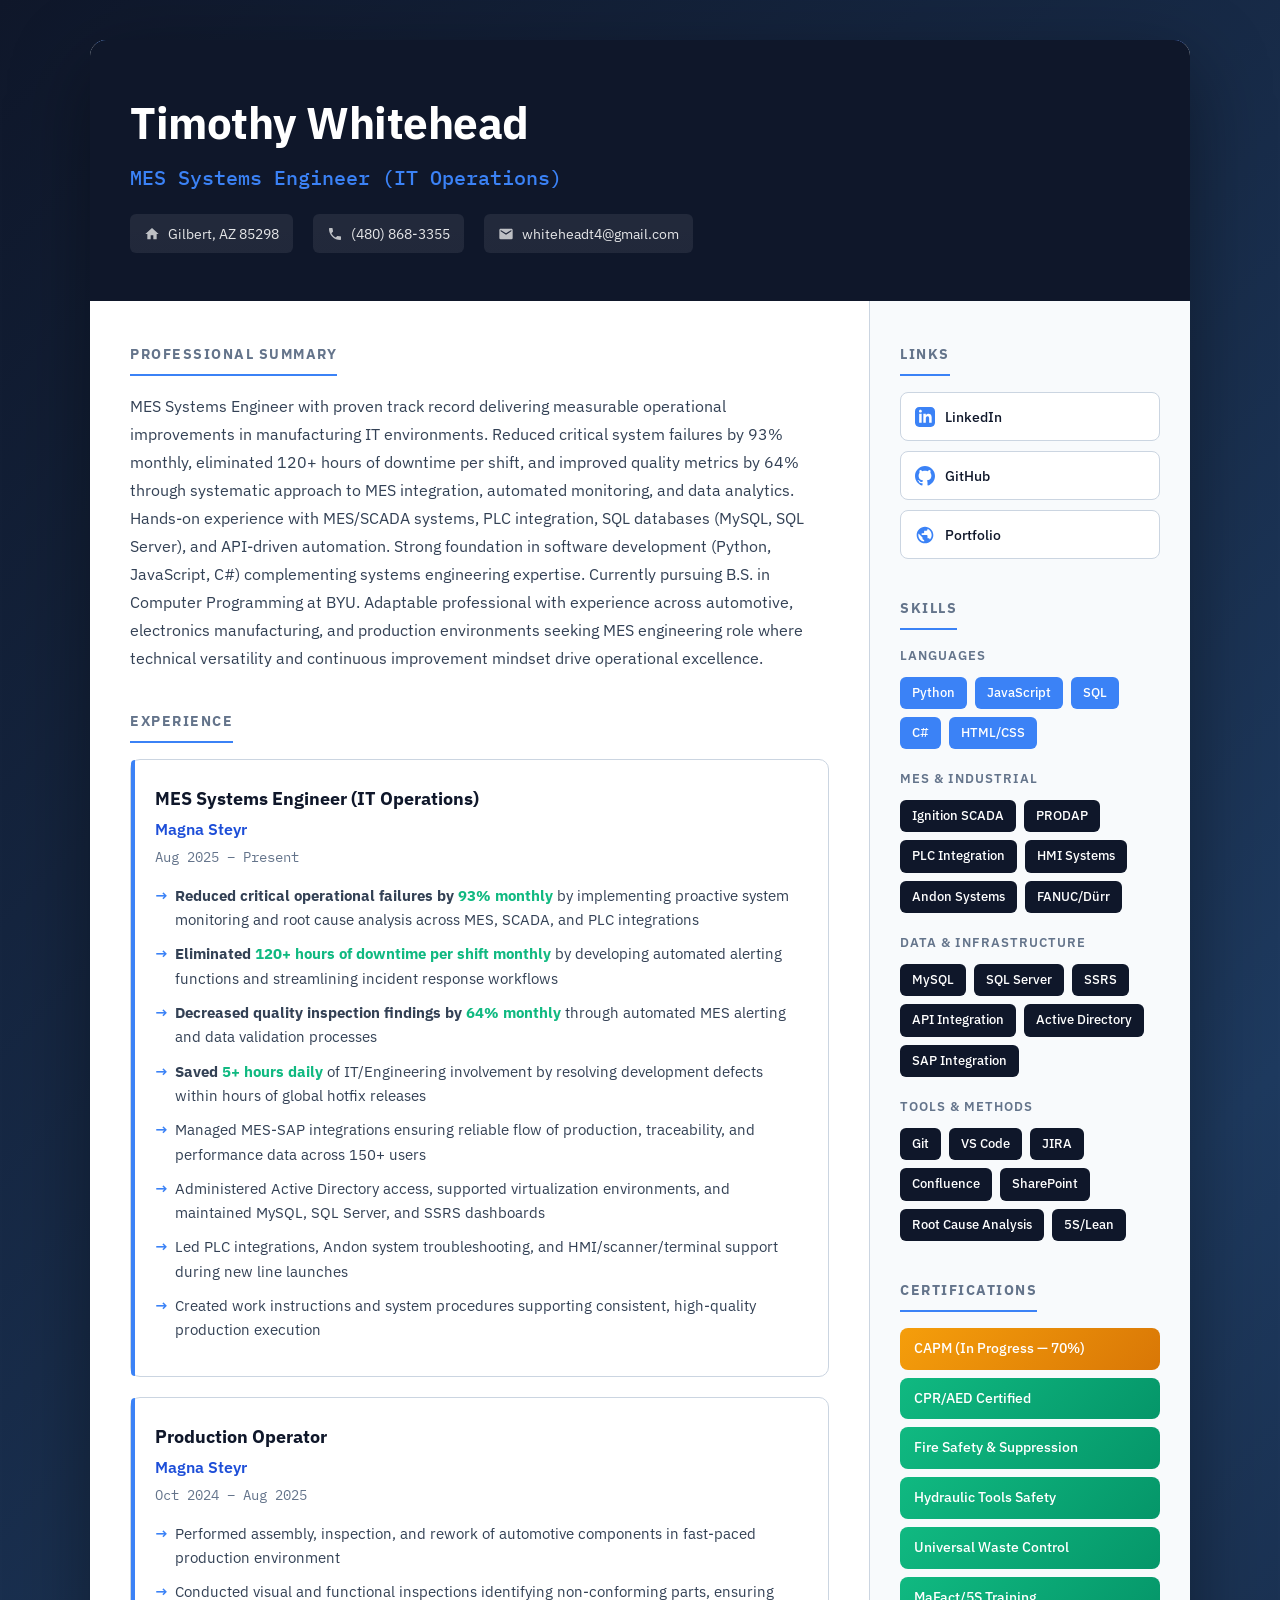
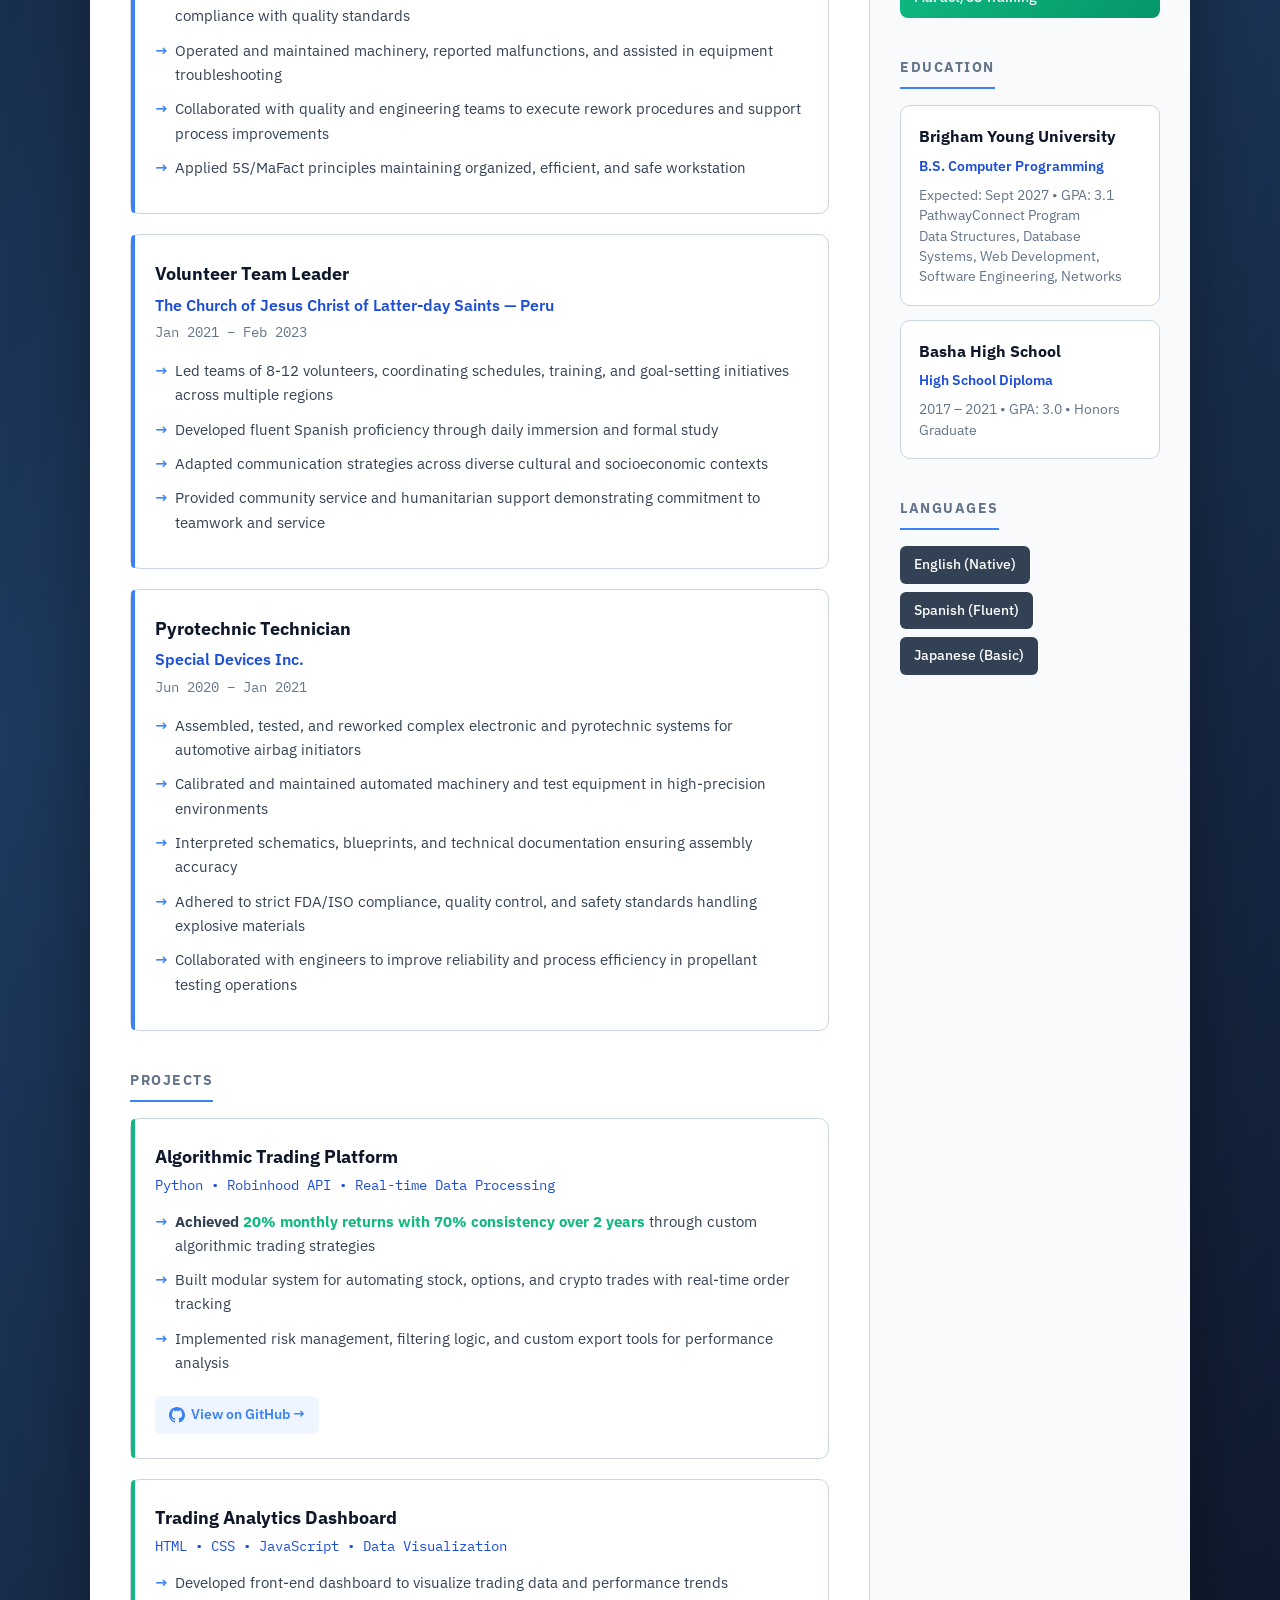
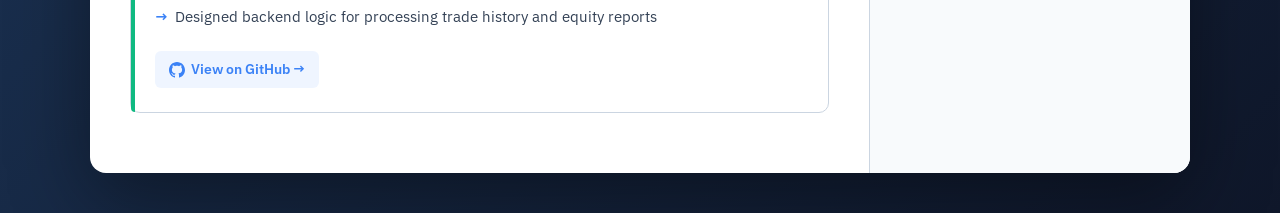
<file: resume/General-MES.html>
<!DOCTYPE html>
<html lang="en">
<head>
    <meta charset="UTF-8">
    <meta name="viewport" content="width=device-width, initial-scale=1.0">
    <title>Timothy Whitehead - MES Systems Engineer</title>
    <link rel="preconnect" href="https://fonts.googleapis.com">
    <link rel="preconnect" href="https://fonts.gstatic.com" crossorigin>
    <link href="https://fonts.googleapis.com/css2?family=IBM+Plex+Sans:wght@400;500;600;700&family=IBM+Plex+Mono:wght@400;500&display=swap" rel="stylesheet">
    <style>
        :root {
            --primary: #0f172a;
            --secondary: #334155;
            --accent: #3b82f6;
            --accent-dark: #1d4ed8;
            --surface: #f8fafc;
            --surface-alt: #e2e8f0;
            --text: #1e293b;
            --text-muted: #64748b;
            --success: #10b981;
            --border: #cbd5e1;
        }

        * {
            margin: 0;
            padding: 0;
            box-sizing: border-box;
        }

        body {
            font-family: 'IBM Plex Sans', -apple-system, BlinkMacSystemFont, sans-serif;
            line-height: 1.6;
            color: var(--text);
            background: linear-gradient(135deg, #0f172a 0%, #1e3a5f 50%, #0f172a 100%);
            min-height: 100vh;
            padding: 40px 20px;
            -webkit-font-smoothing: antialiased;
        }

        .resume-container {
            max-width: 1100px;
            margin: 0 auto;
            background: white;
            border-radius: 16px;
            box-shadow: 0 25px 80px rgba(0,0,0,0.4);
            overflow: hidden;
            position: relative;
        }

        .resume-container::before {
            content: '';
            position: absolute;
            top: 0;
            left: 0;
            right: 0;
            height: 4px;
            background: linear-gradient(90deg, var(--accent), var(--success), var(--accent-dark));
        }

        /* Header */
        .header {
            background: var(--primary);
            color: white;
            padding: 48px 40px;
            position: relative;
        }

        .header::after {
            content: '';
            position: absolute;
            bottom: 0;
            left: 0;
            right: 0;
            height: 80px;
            background: linear-gradient(to bottom, transparent, rgba(15, 23, 42, 0.1));
            pointer-events: none;
        }

        .header h1 {
            font-size: 2.75rem;
            font-weight: 700;
            letter-spacing: -0.5px;
            margin-bottom: 4px;
        }

        .header .title {
            font-size: 1.25rem;
            font-weight: 500;
            color: var(--accent);
            margin-bottom: 20px;
            font-family: 'IBM Plex Mono', monospace;
        }

        .contact-row {
            display: flex;
            flex-wrap: wrap;
            gap: 20px;
            margin-top: 16px;
        }

        .contact-item {
            display: flex;
            align-items: center;
            gap: 8px;
            font-size: 0.9rem;
            color: rgba(255,255,255,0.9);
            background: rgba(255,255,255,0.08);
            padding: 8px 14px;
            border-radius: 6px;
            transition: background 0.2s;
        }

        .contact-item:hover {
            background: rgba(255,255,255,0.15);
        }

        .contact-item svg {
            width: 16px;
            height: 16px;
            fill: currentColor;
            opacity: 0.8;
        }

        /* Main Layout */
        .main-content {
            display: grid;
            grid-template-columns: 1fr 320px;
        }

        .content {
            padding: 40px;
            border-right: 1px solid var(--border);
        }

        .sidebar {
            padding: 40px 30px;
            background: var(--surface);
        }

        /* Sections */
        .section {
            margin-bottom: 36px;
        }

        .section:last-child {
            margin-bottom: 0;
        }

        .section-title {
            font-size: 0.85rem;
            font-weight: 700;
            color: var(--text-muted);
            text-transform: uppercase;
            letter-spacing: 1.5px;
            margin-bottom: 16px;
            padding-bottom: 8px;
            border-bottom: 2px solid var(--accent);
            display: inline-block;
        }

        /* Summary */
        .summary {
            font-size: 1rem;
            line-height: 1.75;
            color: var(--secondary);
        }

        /* Experience Cards */
        .experience-card {
            background: white;
            border: 1px solid var(--border);
            border-radius: 10px;
            padding: 24px;
            margin-bottom: 20px;
            transition: transform 0.2s, box-shadow 0.2s;
            position: relative;
        }

        .experience-card:hover {
            transform: translateY(-2px);
            box-shadow: 0 8px 24px rgba(0,0,0,0.08);
        }

        .experience-card::before {
            content: '';
            position: absolute;
            left: 0;
            top: 0;
            bottom: 0;
            width: 4px;
            background: var(--accent);
            border-radius: 10px 0 0 10px;
        }

        .job-header {
            margin-bottom: 14px;
        }

        .job-title {
            font-size: 1.15rem;
            font-weight: 700;
            color: var(--primary);
            margin-bottom: 4px;
        }

        .company {
            font-size: 1rem;
            font-weight: 600;
            color: var(--accent-dark);
        }

        .duration {
            font-size: 0.85rem;
            color: var(--text-muted);
            font-family: 'IBM Plex Mono', monospace;
            margin-top: 4px;
        }

        .responsibilities {
            list-style: none;
        }

        .responsibilities li {
            position: relative;
            padding-left: 20px;
            margin-bottom: 10px;
            font-size: 0.95rem;
            line-height: 1.6;
            color: var(--secondary);
        }

        .responsibilities li::before {
            content: '→';
            position: absolute;
            left: 0;
            color: var(--accent);
            font-weight: 600;
        }

        .metric {
            font-weight: 700;
            color: var(--success);
        }

        /* Skills */
        .skill-category {
            margin-bottom: 20px;
        }

        .skill-category-title {
            font-size: 0.8rem;
            font-weight: 600;
            color: var(--text-muted);
            text-transform: uppercase;
            letter-spacing: 1px;
            margin-bottom: 10px;
        }

        .skill-grid {
            display: flex;
            flex-wrap: wrap;
            gap: 8px;
        }

        .skill-item {
            background: var(--primary);
            color: white;
            padding: 6px 12px;
            border-radius: 6px;
            font-size: 0.8rem;
            font-weight: 500;
            cursor: pointer;
            transition: background 0.2s, transform 0.2s;
            text-decoration: none;
        }

        .skill-item:hover {
            background: var(--accent-dark);
            transform: translateY(-1px);
        }

        .skill-item.clickable {
            background: var(--accent);
        }

        .skill-item.clickable:hover {
            background: var(--accent-dark);
        }

        /* Education */
        .education-card {
            background: white;
            border: 1px solid var(--border);
            border-radius: 10px;
            padding: 18px;
            margin-bottom: 14px;
        }

        .school-name {
            font-weight: 700;
            color: var(--primary);
            font-size: 1rem;
            margin-bottom: 4px;
        }

        .degree {
            color: var(--accent-dark);
            font-weight: 600;
            font-size: 0.9rem;
        }

        .edu-details {
            font-size: 0.85rem;
            color: var(--text-muted);
            margin-top: 8px;
            line-height: 1.5;
        }

        /* Certifications */
        .cert-grid {
            display: flex;
            flex-direction: column;
            gap: 8px;
        }

        .cert-item {
            background: linear-gradient(135deg, var(--success), #059669);
            color: white;
            padding: 10px 14px;
            border-radius: 8px;
            font-size: 0.85rem;
            font-weight: 500;
        }

        .cert-item.in-progress {
            background: linear-gradient(135deg, #f59e0b, #d97706);
        }

        /* Languages */
        .language-grid {
            display: flex;
            flex-wrap: wrap;
            gap: 8px;
        }

        .language-item {
            background: var(--secondary);
            color: white;
            padding: 8px 14px;
            border-radius: 6px;
            font-size: 0.85rem;
            font-weight: 500;
        }

        /* Projects */
        .project-card {
            background: white;
            border: 1px solid var(--border);
            border-radius: 10px;
            padding: 24px;
            margin-bottom: 20px;
            transition: transform 0.2s, box-shadow 0.2s;
            position: relative;
        }

        .project-card:hover {
            transform: translateY(-2px);
            box-shadow: 0 8px 24px rgba(0,0,0,0.08);
        }

        .project-card::before {
            content: '';
            position: absolute;
            left: 0;
            top: 0;
            bottom: 0;
            width: 4px;
            background: var(--success);
            border-radius: 10px 0 0 10px;
        }

        .project-title {
            font-size: 1.1rem;
            font-weight: 700;
            color: var(--primary);
            margin-bottom: 4px;
        }

        .project-tech {
            font-size: 0.85rem;
            color: var(--accent-dark);
            font-family: 'IBM Plex Mono', monospace;
            margin-bottom: 12px;
        }

        .project-link {
            display: inline-flex;
            align-items: center;
            gap: 6px;
            color: var(--accent);
            font-size: 0.85rem;
            font-weight: 600;
            text-decoration: none;
            margin-top: 12px;
            padding: 8px 14px;
            background: rgba(59, 130, 246, 0.08);
            border-radius: 6px;
            transition: background 0.2s, color 0.2s;
        }

        .project-link:hover {
            background: var(--accent);
            color: white;
        }

        .project-link svg {
            transition: fill 0.2s;
        }

        .project-link:hover svg {
            fill: white;
        }

        /* Links section in sidebar */
        .link-item {
            display: flex;
            align-items: center;
            gap: 10px;
            padding: 12px 14px;
            background: white;
            border: 1px solid var(--border);
            border-radius: 8px;
            margin-bottom: 10px;
            text-decoration: none;
            color: var(--primary);
            transition: all 0.2s;
        }

        .link-item:hover {
            border-color: var(--accent);
            background: rgba(59, 130, 246, 0.05);
        }

        .link-item svg {
            width: 20px;
            height: 20px;
            fill: var(--accent);
        }

        .link-item span {
            font-size: 0.9rem;
            font-weight: 500;
        }

        /* Responsive */
        @media (max-width: 900px) {
            .main-content {
                grid-template-columns: 1fr;
            }

            .content {
                border-right: none;
                border-bottom: 1px solid var(--border);
            }

            .sidebar {
                padding: 30px 40px;
            }
        }

        @media (max-width: 600px) {
            body {
                padding: 15px;
            }

            .header {
                padding: 30px 24px;
            }

            .header h1 {
                font-size: 2rem;
            }

            .contact-row {
                flex-direction: column;
                gap: 10px;
            }

            .content, .sidebar {
                padding: 24px;
            }
        }

        @media print {
            body {
                background: white;
                padding: 0;
            }

            .resume-container {
                box-shadow: none;
                border-radius: 0;
            }

            .experience-card:hover,
            .project-card:hover {
                transform: none;
                box-shadow: none;
            }
        }
    </style>
</head>
<body>
    <div class="resume-container">
        <!-- Header -->
        <header class="header">
            <h1>Timothy Whitehead</h1>
            <div class="title">MES Systems Engineer (IT Operations)</div>
            <div class="contact-row">
                <div class="contact-item">
                    <svg viewBox="0 0 24 24"><path d="M10,20V14H14V20H19V12H22L12,3L2,12H5V20H10Z"/></svg>
                    Gilbert, AZ 85298
                </div>
                <div class="contact-item">
                    <svg viewBox="0 0 24 24"><path d="M6.62,10.79C8.06,13.62 10.38,15.94 13.21,17.38L15.41,15.18C15.69,14.9 16.08,14.82 16.43,14.93C17.55,15.3 18.75,15.5 20,15.5A1,1 0 0,1 21,16.5V20A1,1 0 0,1 20,21A17,17 0 0,1 3,4A1,1 0 0,1 4,3H7.5A1,1 0 0,1 8.5,4C8.5,5.25 8.7,6.45 9.07,7.57C9.18,7.92 9.1,8.31 8.82,8.59L6.62,10.79Z"/></svg>
                    (480) 868-3355
                </div>
                <div class="contact-item">
                    <svg viewBox="0 0 24 24"><path d="M20,8L12,13L4,8V6L12,11L20,6M20,4H4C2.89,4 2,4.89 2,6V18A2,2 0 0,0 4,20H20A2,2 0 0,0 22,18V6C22,4.89 21.1,4 20,4Z"/></svg>
                    whiteheadt4@gmail.com
                </div>
            </div>
        </header>

        <div class="main-content">
            <!-- Main Content -->
            <main class="content">
                <!-- Summary -->
                <section class="section">
                    <h2 class="section-title">Professional Summary</h2>
                    <p class="summary">
                        MES Systems Engineer with proven track record delivering measurable operational improvements in manufacturing IT environments. Reduced critical system failures by 93% monthly, eliminated 120+ hours of downtime per shift, and improved quality metrics by 64% through systematic approach to MES integration, automated monitoring, and data analytics. Hands-on experience with MES/SCADA systems, PLC integration, SQL databases (MySQL, SQL Server), and API-driven automation. Strong foundation in software development (Python, JavaScript, C#) complementing systems engineering expertise. Currently pursuing B.S. in Computer Programming at BYU. Adaptable professional with experience across automotive, electronics manufacturing, and production environments seeking MES engineering role where technical versatility and continuous improvement mindset drive operational excellence.
                    </p>
                </section>

                <!-- Experience -->
                <section class="section">
                    <h2 class="section-title">Experience</h2>

                    <div class="experience-card">
                        <div class="job-header">
                            <div class="job-title">MES Systems Engineer (IT Operations)</div>
                            <div class="company">Magna Steyr</div>
                            <div class="duration">Aug 2025 – Present</div>
                        </div>
                        <ul class="responsibilities">
                            <li><strong>Reduced critical operational failures by <span class="metric">93% monthly</span></strong> by implementing proactive system monitoring and root cause analysis across MES, SCADA, and PLC integrations</li>
                            <li><strong>Eliminated <span class="metric">120+ hours of downtime per shift monthly</span></strong> by developing automated alerting functions and streamlining incident response workflows</li>
                            <li><strong>Decreased quality inspection findings by <span class="metric">64% monthly</span></strong> through automated MES alerting and data validation processes</li>
                            <li><strong>Saved <span class="metric">5+ hours daily</span></strong> of IT/Engineering involvement by resolving development defects within hours of global hotfix releases</li>
                            <li>Managed MES-SAP integrations ensuring reliable flow of production, traceability, and performance data across 150+ users</li>
                            <li>Administered Active Directory access, supported virtualization environments, and maintained MySQL, SQL Server, and SSRS dashboards</li>
                            <li>Led PLC integrations, Andon system troubleshooting, and HMI/scanner/terminal support during new line launches</li>
                            <li>Created work instructions and system procedures supporting consistent, high-quality production execution</li>
                        </ul>
                    </div>

                    <div class="experience-card">
                        <div class="job-header">
                            <div class="job-title">Production Operator</div>
                            <div class="company">Magna Steyr</div>
                            <div class="duration">Oct 2024 – Aug 2025</div>
                        </div>
                        <ul class="responsibilities">
                            <li>Performed assembly, inspection, and rework of automotive components in fast-paced production environment</li>
                            <li>Conducted visual and functional inspections identifying non-conforming parts, ensuring compliance with quality standards</li>
                            <li>Operated and maintained machinery, reported malfunctions, and assisted in equipment troubleshooting</li>
                            <li>Collaborated with quality and engineering teams to execute rework procedures and support process improvements</li>
                            <li>Applied 5S/MaFact principles maintaining organized, efficient, and safe workstation</li>
                        </ul>
                    </div>

                    <div class="experience-card">
                        <div class="job-header">
                            <div class="job-title">Volunteer Team Leader</div>
                            <div class="company">The Church of Jesus Christ of Latter-day Saints — Peru</div>
                            <div class="duration">Jan 2021 – Feb 2023</div>
                        </div>
                        <ul class="responsibilities">
                            <li>Led teams of 8-12 volunteers, coordinating schedules, training, and goal-setting initiatives across multiple regions</li>
                            <li>Developed fluent Spanish proficiency through daily immersion and formal study</li>
                            <li>Adapted communication strategies across diverse cultural and socioeconomic contexts</li>
                            <li>Provided community service and humanitarian support demonstrating commitment to teamwork and service</li>
                        </ul>
                    </div>

                    <div class="experience-card">
                        <div class="job-header">
                            <div class="job-title">Pyrotechnic Technician</div>
                            <div class="company">Special Devices Inc.</div>
                            <div class="duration">Jun 2020 – Jan 2021</div>
                        </div>
                        <ul class="responsibilities">
                            <li>Assembled, tested, and reworked complex electronic and pyrotechnic systems for automotive airbag initiators</li>
                            <li>Calibrated and maintained automated machinery and test equipment in high-precision environments</li>
                            <li>Interpreted schematics, blueprints, and technical documentation ensuring assembly accuracy</li>
                            <li>Adhered to strict FDA/ISO compliance, quality control, and safety standards handling explosive materials</li>
                            <li>Collaborated with engineers to improve reliability and process efficiency in propellant testing operations</li>
                        </ul>
                    </div>
                </section>

                <!-- Projects -->
                <section class="section">
                    <h2 class="section-title">Projects</h2>

                    <div class="project-card">
                        <div class="project-title">Algorithmic Trading Platform</div>
                        <div class="project-tech">Python • Robinhood API • Real-time Data Processing</div>
                        <ul class="responsibilities">
                            <li><strong>Achieved <span class="metric">20% monthly returns with 70% consistency over 2 years</span></strong> through custom algorithmic trading strategies</li>
                            <li>Built modular system for automating stock, options, and crypto trades with real-time order tracking</li>
                            <li>Implemented risk management, filtering logic, and custom export tools for performance analysis</li>
                        </ul>
                        <a href="https://timowhit.github.io/Trading-Bot" class="project-link">
                            <svg viewBox="0 0 24 24" width="16" height="16" fill="currentColor"><path d="M12 0c-6.626 0-12 5.373-12 12 0 5.302 3.438 9.8 8.207 11.387.599.111.793-.261.793-.577v-2.234c-3.338.726-4.033-1.416-4.033-1.416-.546-1.387-1.333-1.756-1.333-1.756-1.089-.745.083-.729.083-.729 1.205.084 1.839 1.237 1.839 1.237 1.07 1.834 2.807 1.304 3.492.997.107-.775.418-1.305.762-1.604-2.665-.305-5.467-1.334-5.467-5.931 0-1.311.469-2.381 1.236-3.221-.124-.303-.535-1.524.117-3.176 0 0 1.008-.322 3.301 1.23.957-.266 1.983-.399 3.003-.404 1.02.005 2.047.138 3.006.404 2.291-1.552 3.297-1.23 3.297-1.23.653 1.653.242 2.874.118 3.176.77.84 1.235 1.911 1.235 3.221 0 4.609-2.807 5.624-5.479 5.921.43.372.823 1.102.823 2.222v3.293c0 .319.192.694.801.576 4.765-1.589 8.199-6.086 8.199-11.386 0-6.627-5.373-12-12-12z"/></svg>
                            View on GitHub →
                        </a>
                    </div>

                    <div class="project-card">
                        <div class="project-title">Trading Analytics Dashboard</div>
                        <div class="project-tech">HTML • CSS • JavaScript • Data Visualization</div>
                        <ul class="responsibilities">
                            <li>Developed front-end dashboard to visualize trading data and performance trends</li>
                            <li>Designed backend logic for processing trade history and equity reports</li>
                        </ul>
                        <a href="https://timowhit.github.io/Trading-Bot/templates/dashboard.html" class="project-link">
                            <svg viewBox="0 0 24 24" width="16" height="16" fill="currentColor"><path d="M12 0c-6.626 0-12 5.373-12 12 0 5.302 3.438 9.8 8.207 11.387.599.111.793-.261.793-.577v-2.234c-3.338.726-4.033-1.416-4.033-1.416-.546-1.387-1.333-1.756-1.333-1.756-1.089-.745.083-.729.083-.729 1.205.084 1.839 1.237 1.839 1.237 1.07 1.834 2.807 1.304 3.492.997.107-.775.418-1.305.762-1.604-2.665-.305-5.467-1.334-5.467-5.931 0-1.311.469-2.381 1.236-3.221-.124-.303-.535-1.524.117-3.176 0 0 1.008-.322 3.301 1.23.957-.266 1.983-.399 3.003-.404 1.02.005 2.047.138 3.006.404 2.291-1.552 3.297-1.23 3.297-1.23.653 1.653.242 2.874.118 3.176.77.84 1.235 1.911 1.235 3.221 0 4.609-2.807 5.624-5.479 5.921.43.372.823 1.102.823 2.222v3.293c0 .319.192.694.801.576 4.765-1.589 8.199-6.086 8.199-11.386 0-6.627-5.373-12-12-12z"/></svg>
                            View on GitHub →
                        </a>
                    </div>
                </section>
            </main>

            <!-- Sidebar -->
            <aside class="sidebar">
                <!-- Links -->
                <section class="section">
                    <h2 class="section-title">Links</h2>
                    <a href="https://www.linkedin.com/in/t-whitehead/" class="link-item">
                        <svg viewBox="0 0 24 24"><path d="M19 0h-14c-2.761 0-5 2.239-5 5v14c0 2.761 2.239 5 5 5h14c2.762 0 5-2.239 5-5v-14c0-2.761-2.238-5-5-5zm-11 19h-3v-11h3v11zm-1.5-12.268c-.966 0-1.75-.79-1.75-1.764s.784-1.764 1.75-1.764 1.75.79 1.75 1.764-.783 1.764-1.75 1.764zm13.5 12.268h-3v-5.604c0-3.368-4-3.113-4 0v5.604h-3v-11h3v1.765c1.396-2.586 7-2.777 7 2.476v6.759z"/></svg>
                        <span>LinkedIn</span>
                    </a>
                    <a href="https://www.github.com/timowhit/" class="link-item">
                        <svg viewBox="0 0 24 24"><path d="M12 0c-6.626 0-12 5.373-12 12 0 5.302 3.438 9.8 8.207 11.387.599.111.793-.261.793-.577v-2.234c-3.338.726-4.033-1.416-4.033-1.416-.546-1.387-1.333-1.756-1.333-1.756-1.089-.745.083-.729.083-.729 1.205.084 1.839 1.237 1.839 1.237 1.07 1.834 2.807 1.304 3.492.997.107-.775.418-1.305.762-1.604-2.665-.305-5.467-1.334-5.467-5.931 0-1.311.469-2.381 1.236-3.221-.124-.303-.535-1.524.117-3.176 0 0 1.008-.322 3.301 1.23.957-.266 1.983-.399 3.003-.404 1.02.005 2.047.138 3.006.404 2.291-1.552 3.297-1.23 3.297-1.23.653 1.653.242 2.874.118 3.176.77.84 1.235 1.911 1.235 3.221 0 4.609-2.807 5.624-5.479 5.921.43.372.823 1.102.823 2.222v3.293c0 .319.192.694.801.576 4.765-1.589 8.199-6.086 8.199-11.386 0-6.627-5.373-12-12-12z"/></svg>
                        <span>GitHub</span>
                    </a>
                    <a href="https://timowhit.github.io/Careers" class="link-item">
                        <svg viewBox="0 0 24 24"><path d="M12 2C6.48 2 2 6.48 2 12s4.48 10 10 10 10-4.48 10-10S17.52 2 12 2zm-1 17.93c-3.95-.49-7-3.85-7-7.93 0-.62.08-1.21.21-1.79L9 15v1c0 1.1.9 2 2 2v1.93zm6.9-2.54c-.26-.81-1-1.39-1.9-1.39h-1v-3c0-.55-.45-1-1-1H8v-2h2c.55 0 1-.45 1-1V7h2c1.1 0 2-.9 2-2v-.41c2.93 1.19 5 4.06 5 7.41 0 2.08-.8 3.97-2.1 5.39z"/></svg>
                        <span>Portfolio</span>
                    </a>
                </section>

                <!-- Skills -->
                <section class="section">
                    <h2 class="section-title">Skills</h2>

                    <div class="skill-category">
                        <div class="skill-category-title">Languages</div>
                        <div class="skill-grid">
                            <span class="skill-item clickable">Python</span>
                            <span class="skill-item clickable">JavaScript</span>
                            <span class="skill-item clickable">SQL</span>
                            <span class="skill-item clickable">C#</span>
                            <span class="skill-item clickable">HTML/CSS</span>
                        </div>
                    </div>

                    <div class="skill-category">
                        <div class="skill-category-title">MES & Industrial</div>
                        <div class="skill-grid">
                            <span class="skill-item">Ignition SCADA</span>
                            <span class="skill-item">PRODAP</span>
                            <span class="skill-item">PLC Integration</span>
                            <span class="skill-item">HMI Systems</span>
                            <span class="skill-item">Andon Systems</span>
                            <span class="skill-item">FANUC/Dürr</span>
                        </div>
                    </div>

                    <div class="skill-category">
                        <div class="skill-category-title">Data & Infrastructure</div>
                        <div class="skill-grid">
                            <span class="skill-item">MySQL</span>
                            <span class="skill-item">SQL Server</span>
                            <span class="skill-item">SSRS</span>
                            <span class="skill-item">API Integration</span>
                            <span class="skill-item">Active Directory</span>
                            <span class="skill-item">SAP Integration</span>
                        </div>
                    </div>

                    <div class="skill-category">
                        <div class="skill-category-title">Tools & Methods</div>
                        <div class="skill-grid">
                            <span class="skill-item">Git</span>
                            <span class="skill-item">VS Code</span>
                            <span class="skill-item">JIRA</span>
                            <span class="skill-item">Confluence</span>
                            <span class="skill-item">SharePoint</span>
                            <span class="skill-item">Root Cause Analysis</span>
                            <span class="skill-item">5S/Lean</span>
                        </div>
                    </div>
                </section>

                <!-- Certifications -->
                <section class="section">
                    <h2 class="section-title">Certifications</h2>
                    <div class="cert-grid">
                        <div class="cert-item in-progress">CAPM (In Progress — 70%)</div>
                        <div class="cert-item">CPR/AED Certified</div>
                        <div class="cert-item">Fire Safety & Suppression</div>
                        <div class="cert-item">Hydraulic Tools Safety</div>
                        <div class="cert-item">Universal Waste Control</div>
                        <div class="cert-item">MaFact/5S Training</div>
                    </div>
                </section>

                <!-- Education -->
                <section class="section">
                    <h2 class="section-title">Education</h2>
                    <div class="education-card">
                        <div class="school-name">Brigham Young University</div>
                        <div class="degree">B.S. Computer Programming</div>
                        <div class="edu-details">
                            Expected: Sept 2027 • GPA: 3.1<br>
                            PathwayConnect Program<br>
                            Data Structures, Database Systems, Web Development, Software Engineering, Networks
                        </div>
                    </div>
                    <div class="education-card">
                        <div class="school-name">Basha High School</div>
                        <div class="degree">High School Diploma</div>
                        <div class="edu-details">
                            2017 – 2021 • GPA: 3.0 • Honors Graduate
                        </div>
                    </div>
                </section>

                <!-- Languages -->
                <section class="section">
                    <h2 class="section-title">Languages</h2>
                    <div class="language-grid">
                        <span class="language-item">English (Native)</span>
                        <span class="language-item">Spanish (Fluent)</span>
                        <span class="language-item">Japanese (Basic)</span>
                    </div>
                </section>
            </aside>
        </div>
    </div>
</body>
</html>
</file>
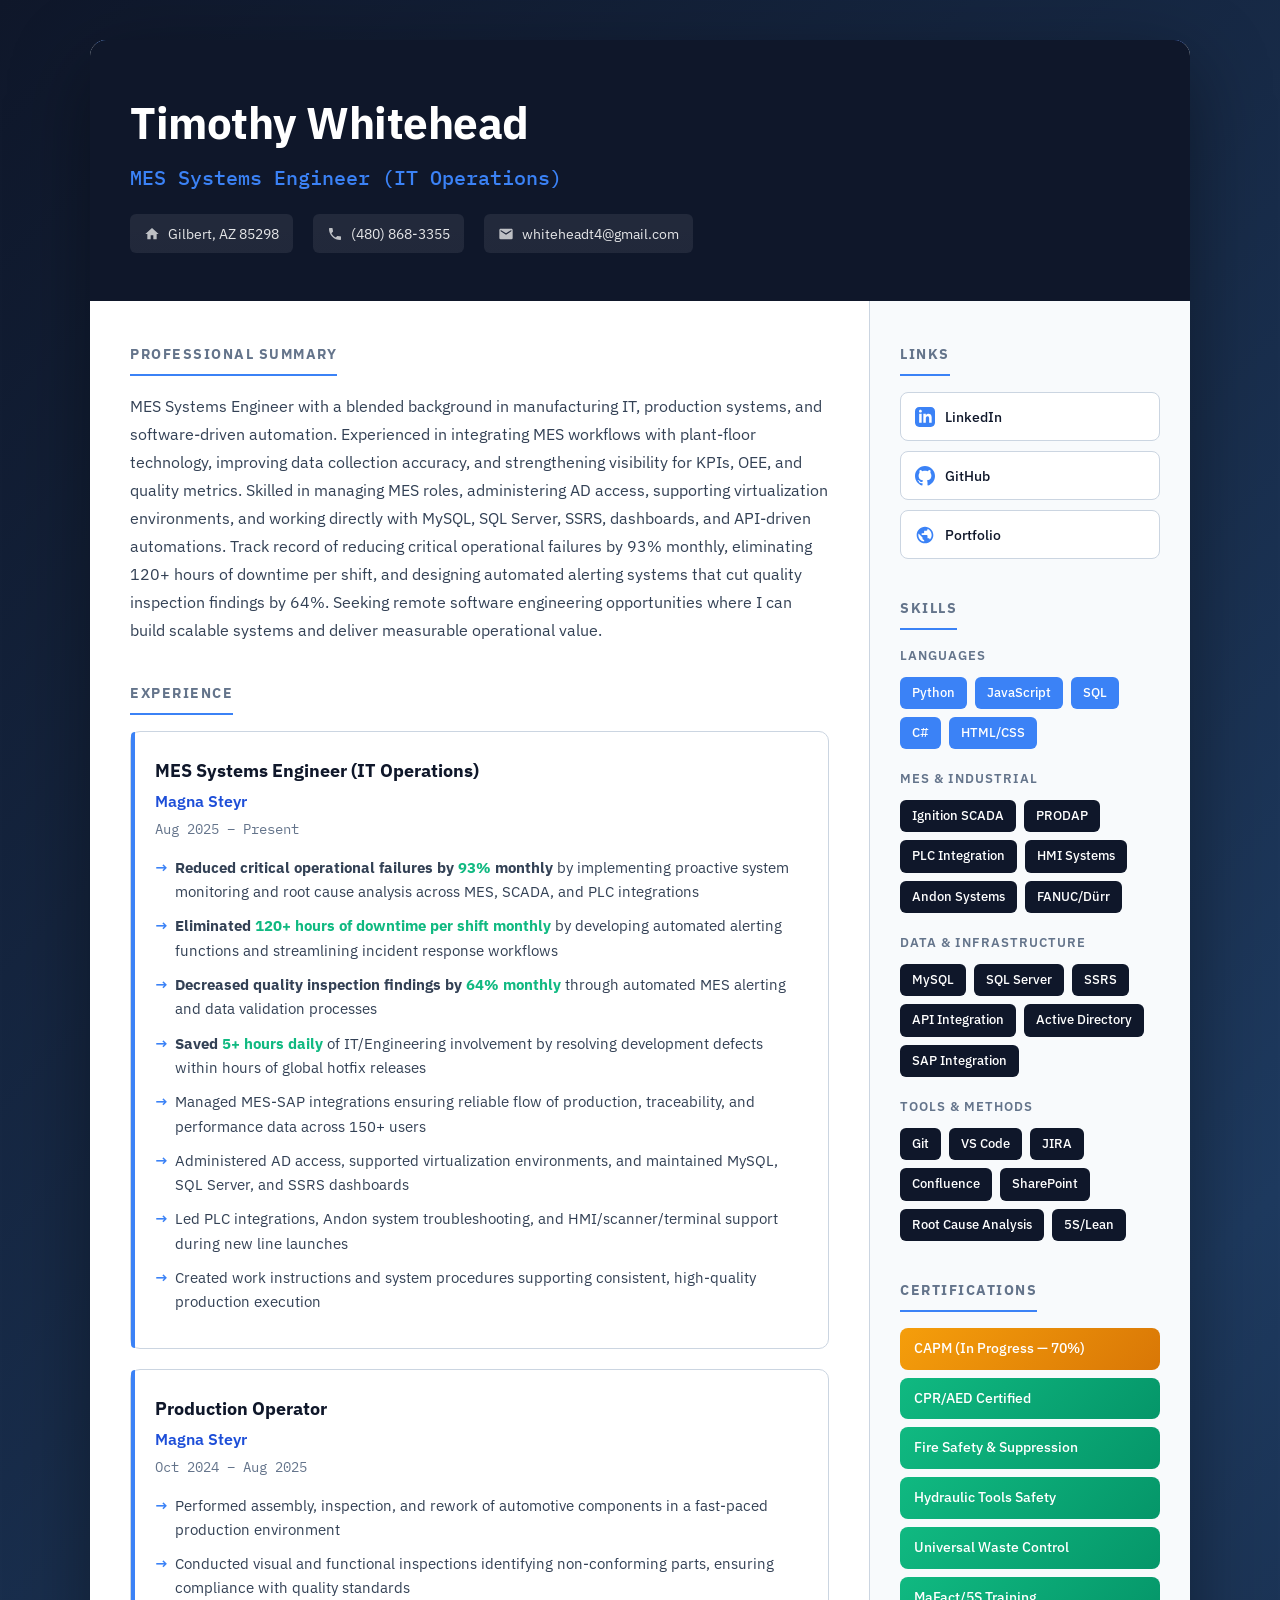
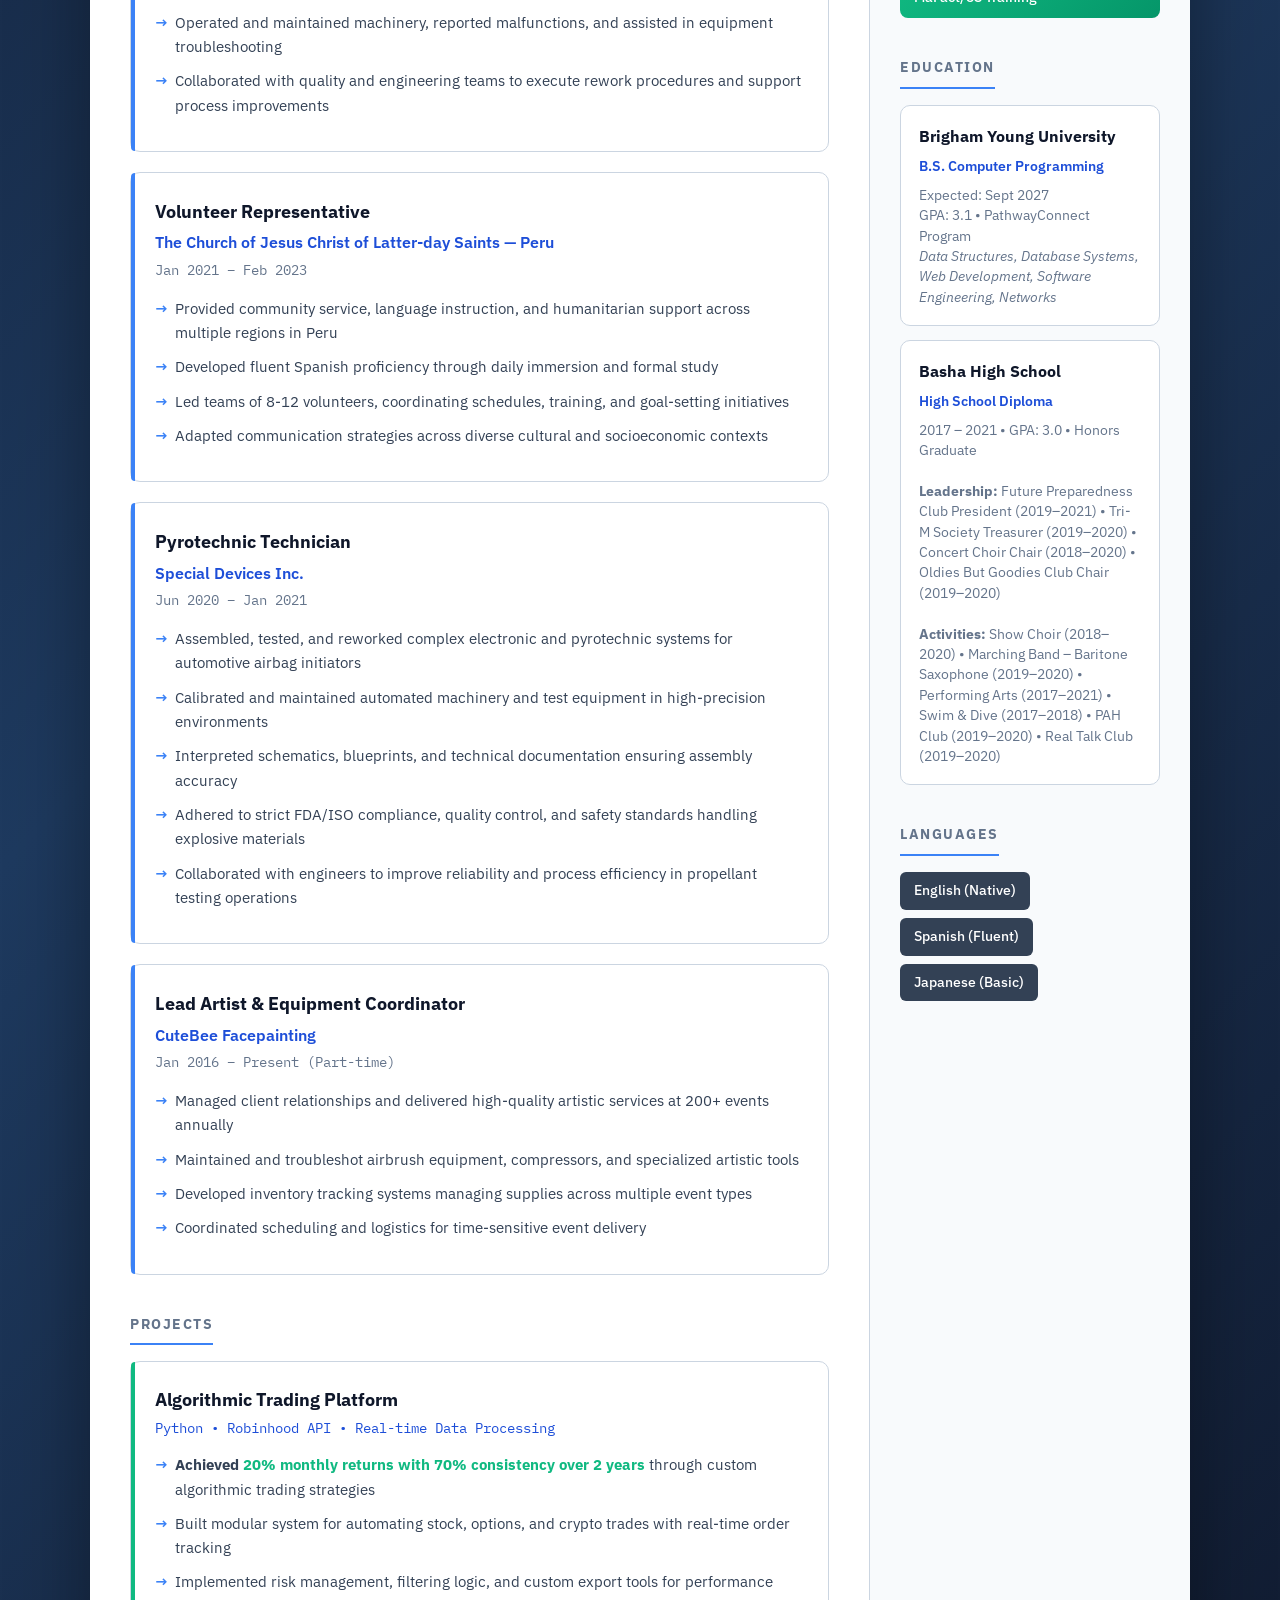
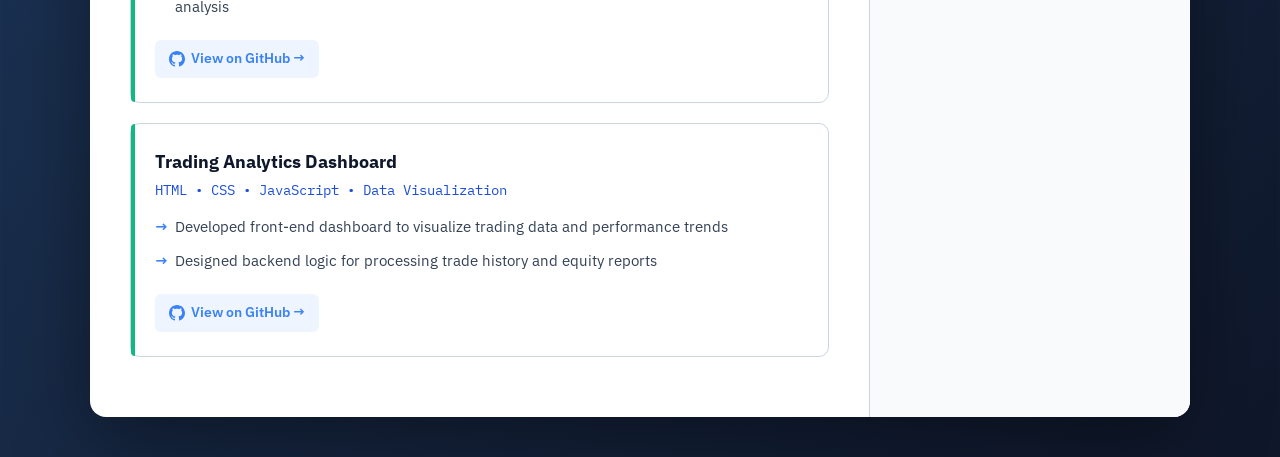
<file: resume/MES-Systems-Engineer.html>
<!DOCTYPE html>
<html lang="en">
<head>
    <meta charset="UTF-8">
    <meta name="viewport" content="width=device-width, initial-scale=1.0">
    <title>Timothy Whitehead - MES Systems Engineer</title>
    <link rel="preconnect" href="https://fonts.googleapis.com">
    <link rel="preconnect" href="https://fonts.gstatic.com" crossorigin>
    <link href="https://fonts.googleapis.com/css2?family=IBM+Plex+Sans:wght@400;500;600;700&family=IBM+Plex+Mono:wght@400;500&display=swap" rel="stylesheet">
    <style>
        :root {
            --primary: #0f172a;
            --secondary: #334155;
            --accent: #3b82f6;
            --accent-dark: #1d4ed8;
            --surface: #f8fafc;
            --surface-alt: #e2e8f0;
            --text: #1e293b;
            --text-muted: #64748b;
            --success: #10b981;
            --border: #cbd5e1;
        }

        * {
            margin: 0;
            padding: 0;
            box-sizing: border-box;
        }

        body {
            font-family: 'IBM Plex Sans', -apple-system, BlinkMacSystemFont, sans-serif;
            line-height: 1.6;
            color: var(--text);
            background: linear-gradient(135deg, #0f172a 0%, #1e3a5f 50%, #0f172a 100%);
            min-height: 100vh;
            padding: 40px 20px;
            -webkit-font-smoothing: antialiased;
        }

        .resume-container {
            max-width: 1100px;
            margin: 0 auto;
            background: white;
            border-radius: 16px;
            box-shadow: 0 25px 80px rgba(0,0,0,0.4);
            overflow: hidden;
            position: relative;
        }

        .resume-container::before {
            content: '';
            position: absolute;
            top: 0;
            left: 0;
            right: 0;
            height: 4px;
            background: linear-gradient(90deg, var(--accent), var(--success), var(--accent-dark));
        }

        /* Header */
        .header {
            background: var(--primary);
            color: white;
            padding: 48px 40px;
            position: relative;
        }

        .header::after {
            content: '';
            position: absolute;
            bottom: 0;
            left: 0;
            right: 0;
            height: 80px;
            background: linear-gradient(to bottom, transparent, rgba(15, 23, 42, 0.1));
            pointer-events: none;
        }

        .header h1 {
            font-size: 2.75rem;
            font-weight: 700;
            letter-spacing: -0.5px;
            margin-bottom: 4px;
        }

        .header .title {
            font-size: 1.25rem;
            font-weight: 500;
            color: var(--accent);
            margin-bottom: 20px;
            font-family: 'IBM Plex Mono', monospace;
        }

        .contact-row {
            display: flex;
            flex-wrap: wrap;
            gap: 20px;
            margin-top: 16px;
        }

        .contact-item {
            display: flex;
            align-items: center;
            gap: 8px;
            font-size: 0.9rem;
            color: rgba(255,255,255,0.9);
            background: rgba(255,255,255,0.08);
            padding: 8px 14px;
            border-radius: 6px;
            transition: background 0.2s;
        }

        .contact-item:hover {
            background: rgba(255,255,255,0.15);
        }

        .contact-item svg {
            width: 16px;
            height: 16px;
            fill: currentColor;
            opacity: 0.8;
        }

        /* Main Layout */
        .main-content {
            display: grid;
            grid-template-columns: 1fr 320px;
        }

        .content {
            padding: 40px;
            border-right: 1px solid var(--border);
        }

        .sidebar {
            padding: 40px 30px;
            background: var(--surface);
        }

        /* Sections */
        .section {
            margin-bottom: 36px;
        }

        .section:last-child {
            margin-bottom: 0;
        }

        .section-title {
            font-size: 0.85rem;
            font-weight: 700;
            color: var(--text-muted);
            text-transform: uppercase;
            letter-spacing: 1.5px;
            margin-bottom: 16px;
            padding-bottom: 8px;
            border-bottom: 2px solid var(--accent);
            display: inline-block;
        }

        /* Summary */
        .summary {
            font-size: 1rem;
            line-height: 1.75;
            color: var(--secondary);
        }

        /* Experience Cards */
        .experience-card {
            background: white;
            border: 1px solid var(--border);
            border-radius: 10px;
            padding: 24px;
            margin-bottom: 20px;
            transition: transform 0.2s, box-shadow 0.2s;
            position: relative;
        }

        .experience-card:hover {
            transform: translateY(-2px);
            box-shadow: 0 8px 24px rgba(0,0,0,0.08);
        }

        .experience-card::before {
            content: '';
            position: absolute;
            left: 0;
            top: 0;
            bottom: 0;
            width: 4px;
            background: var(--accent);
            border-radius: 10px 0 0 10px;
        }

        .job-header {
            margin-bottom: 14px;
        }

        .job-title {
            font-size: 1.15rem;
            font-weight: 700;
            color: var(--primary);
            margin-bottom: 4px;
        }

        .company {
            font-size: 1rem;
            font-weight: 600;
            color: var(--accent-dark);
        }

        .duration {
            font-size: 0.85rem;
            color: var(--text-muted);
            font-family: 'IBM Plex Mono', monospace;
            margin-top: 4px;
        }

        .responsibilities {
            list-style: none;
        }

        .responsibilities li {
            position: relative;
            padding-left: 20px;
            margin-bottom: 10px;
            font-size: 0.95rem;
            line-height: 1.6;
            color: var(--secondary);
        }

        .responsibilities li::before {
            content: '→';
            position: absolute;
            left: 0;
            color: var(--accent);
            font-weight: 600;
        }

        .metric {
            font-weight: 700;
            color: var(--success);
        }

        /* Skills */
        .skill-category {
            margin-bottom: 20px;
        }

        .skill-category-title {
            font-size: 0.8rem;
            font-weight: 600;
            color: var(--text-muted);
            text-transform: uppercase;
            letter-spacing: 1px;
            margin-bottom: 10px;
        }

        .skill-grid {
            display: flex;
            flex-wrap: wrap;
            gap: 8px;
        }

        .skill-item {
            background: var(--primary);
            color: white;
            padding: 6px 12px;
            border-radius: 6px;
            font-size: 0.8rem;
            font-weight: 500;
            cursor: pointer;
            transition: background 0.2s, transform 0.2s;
            text-decoration: none;
        }

        .skill-item:hover {
            background: var(--accent-dark);
            transform: translateY(-1px);
        }

        .skill-item.clickable {
            background: var(--accent);
        }

        .skill-item.clickable:hover {
            background: var(--accent-dark);
        }

        /* Education */
        .education-card {
            background: white;
            border: 1px solid var(--border);
            border-radius: 10px;
            padding: 18px;
            margin-bottom: 14px;
        }

        .school-name {
            font-weight: 700;
            color: var(--primary);
            font-size: 1rem;
            margin-bottom: 4px;
        }

        .degree {
            color: var(--accent-dark);
            font-weight: 600;
            font-size: 0.9rem;
        }

        .edu-details {
            font-size: 0.85rem;
            color: var(--text-muted);
            margin-top: 8px;
            line-height: 1.5;
        }

        /* Certifications */
        .cert-grid {
            display: flex;
            flex-direction: column;
            gap: 8px;
        }

        .cert-item {
            background: linear-gradient(135deg, var(--success), #059669);
            color: white;
            padding: 10px 14px;
            border-radius: 8px;
            font-size: 0.85rem;
            font-weight: 500;
        }

        .cert-item.in-progress {
            background: linear-gradient(135deg, #f59e0b, #d97706);
        }

        /* Languages */
        .language-grid {
            display: flex;
            flex-wrap: wrap;
            gap: 8px;
        }

        .language-item {
            background: var(--secondary);
            color: white;
            padding: 8px 14px;
            border-radius: 6px;
            font-size: 0.85rem;
            font-weight: 500;
        }

        /* Projects */
        .project-card {
            background: white;
            border: 1px solid var(--border);
            border-radius: 10px;
            padding: 24px;
            margin-bottom: 20px;
            transition: transform 0.2s, box-shadow 0.2s;
            position: relative;
        }

        .project-card:hover {
            transform: translateY(-2px);
            box-shadow: 0 8px 24px rgba(0,0,0,0.08);
        }

        .project-card::before {
            content: '';
            position: absolute;
            left: 0;
            top: 0;
            bottom: 0;
            width: 4px;
            background: var(--success);
            border-radius: 10px 0 0 10px;
        }

        .project-title {
            font-size: 1.1rem;
            font-weight: 700;
            color: var(--primary);
            margin-bottom: 4px;
        }

        .project-tech {
            font-size: 0.85rem;
            color: var(--accent-dark);
            font-family: 'IBM Plex Mono', monospace;
            margin-bottom: 12px;
        }

        .project-link {
            display: inline-flex;
            align-items: center;
            gap: 6px;
            color: var(--accent);
            font-size: 0.85rem;
            font-weight: 600;
            text-decoration: none;
            margin-top: 12px;
            padding: 8px 14px;
            background: rgba(59, 130, 246, 0.08);
            border-radius: 6px;
            transition: background 0.2s, color 0.2s;
        }

        .project-link:hover {
            background: var(--accent);
            color: white;
        }

        .project-link svg {
            transition: fill 0.2s;
        }

        .project-link:hover svg {
            fill: white;
        }

        /* Links section in sidebar */
        .link-item {
            display: flex;
            align-items: center;
            gap: 10px;
            padding: 12px 14px;
            background: white;
            border: 1px solid var(--border);
            border-radius: 8px;
            margin-bottom: 10px;
            text-decoration: none;
            color: var(--primary);
            transition: all 0.2s;
        }

        .link-item:hover {
            border-color: var(--accent);
            background: rgba(59, 130, 246, 0.05);
        }

        .link-item svg {
            width: 20px;
            height: 20px;
            fill: var(--accent);
        }

        .link-item span {
            font-size: 0.9rem;
            font-weight: 500;
        }

        /* Responsive */
        @media (max-width: 900px) {
            .main-content {
                grid-template-columns: 1fr;
            }

            .content {
                border-right: none;
                border-bottom: 1px solid var(--border);
            }

            .sidebar {
                padding: 30px 40px;
            }
        }

        @media (max-width: 600px) {
            body {
                padding: 15px;
            }

            .header {
                padding: 30px 24px;
            }

            .header h1 {
                font-size: 2rem;
            }

            .contact-row {
                flex-direction: column;
                gap: 10px;
            }

            .content, .sidebar {
                padding: 24px;
            }
        }

        @media print {
            body {
                background: white;
                padding: 0;
            }

            .resume-container {
                box-shadow: none;
                border-radius: 0;
            }

            .experience-card:hover,
            .project-card:hover {
                transform: none;
                box-shadow: none;
            }
        }
    </style>
</head>
<body>
    <div class="resume-container">
        <!-- Header -->
        <header class="header">
            <h1>Timothy Whitehead</h1>
            <div class="title">MES Systems Engineer (IT Operations)</div>
            <div class="contact-row">
                <div class="contact-item">
                    <svg viewBox="0 0 24 24"><path d="M10,20V14H14V20H19V12H22L12,3L2,12H5V20H10Z"/></svg>
                    Gilbert, AZ 85298
                </div>
                <div class="contact-item">
                    <svg viewBox="0 0 24 24"><path d="M6.62,10.79C8.06,13.62 10.38,15.94 13.21,17.38L15.41,15.18C15.69,14.9 16.08,14.82 16.43,14.93C17.55,15.3 18.75,15.5 20,15.5A1,1 0 0,1 21,16.5V20A1,1 0 0,1 20,21A17,17 0 0,1 3,4A1,1 0 0,1 4,3H7.5A1,1 0 0,1 8.5,4C8.5,5.25 8.7,6.45 9.07,7.57C9.18,7.92 9.1,8.31 8.82,8.59L6.62,10.79Z"/></svg>
                    (480) 868-3355
                </div>
                <div class="contact-item">
                    <svg viewBox="0 0 24 24"><path d="M20,8L12,13L4,8V6L12,11L20,6M20,4H4C2.89,4 2,4.89 2,6V18A2,2 0 0,0 4,20H20A2,2 0 0,0 22,18V6C22,4.89 21.1,4 20,4Z"/></svg>
                    whiteheadt4@gmail.com
                </div>
            </div>
        </header>

        <div class="main-content">
            <!-- Main Content -->
            <main class="content">
                <!-- Summary -->
                <section class="section">
                    <h2 class="section-title">Professional Summary</h2>
                    <p class="summary">
                        MES Systems Engineer with a blended background in manufacturing IT, production systems, and software-driven automation. Experienced in integrating MES workflows with plant-floor technology, improving data collection accuracy, and strengthening visibility for KPIs, OEE, and quality metrics. Skilled in managing MES roles, administering AD access, supporting virtualization environments, and working directly with MySQL, SQL Server, SSRS, dashboards, and API-driven automations. Track record of reducing critical operational failures by 93% monthly, eliminating 120+ hours of downtime per shift, and designing automated alerting systems that cut quality inspection findings by 64%. Seeking remote software engineering opportunities where I can build scalable systems and deliver measurable operational value.
                    </p>
                </section>

                <!-- Experience -->
                <section class="section">
                    <h2 class="section-title">Experience</h2>

                    <div class="experience-card">
                        <div class="job-header">
                            <div class="job-title">MES Systems Engineer (IT Operations)</div>
                            <div class="company">Magna Steyr</div>
                            <div class="duration">Aug 2025 – Present</div>
                        </div>
                        <ul class="responsibilities">
                            <li><strong>Reduced critical operational failures by <span class="metric">93%</span> monthly</strong> by implementing proactive system monitoring and root cause analysis across MES, SCADA, and PLC integrations</li>
                            <li><strong>Eliminated <span class="metric">120+ hours of downtime per shift monthly</span></strong> by developing automated alerting functions and streamlining incident response workflows</li>
                            <li><strong>Decreased quality inspection findings by <span class="metric">64% monthly</span></strong> through automated MES alerting and data validation processes</li>
                            <li><strong>Saved <span class="metric">5+ hours daily</span></strong> of IT/Engineering involvement by resolving development defects within hours of global hotfix releases</li>
                            <li>Managed MES-SAP integrations ensuring reliable flow of production, traceability, and performance data across 150+ users</li>
                            <li>Administered AD access, supported virtualization environments, and maintained MySQL, SQL Server, and SSRS dashboards</li>
                            <li>Led PLC integrations, Andon system troubleshooting, and HMI/scanner/terminal support during new line launches</li>
                            <li>Created work instructions and system procedures supporting consistent, high-quality production execution</li>
                        </ul>
                    </div>

                    <div class="experience-card">
                        <div class="job-header">
                            <div class="job-title">Production Operator</div>
                            <div class="company">Magna Steyr</div>
                            <div class="duration">Oct 2024 – Aug 2025</div>
                        </div>
                        <ul class="responsibilities">
                            <li>Performed assembly, inspection, and rework of automotive components in a fast-paced production environment</li>
                            <li>Conducted visual and functional inspections identifying non-conforming parts, ensuring compliance with quality standards</li>
                            <li>Operated and maintained machinery, reported malfunctions, and assisted in equipment troubleshooting</li>
                            <li>Collaborated with quality and engineering teams to execute rework procedures and support process improvements</li>
                        </ul>
                    </div>

                    <div class="experience-card">
                        <div class="job-header">
                            <div class="job-title">Volunteer Representative</div>
                            <div class="company">The Church of Jesus Christ of Latter-day Saints — Peru</div>
                            <div class="duration">Jan 2021 – Feb 2023</div>
                        </div>
                        <ul class="responsibilities">
                            <li>Provided community service, language instruction, and humanitarian support across multiple regions in Peru</li>
                            <li>Developed fluent Spanish proficiency through daily immersion and formal study</li>
                            <li>Led teams of 8-12 volunteers, coordinating schedules, training, and goal-setting initiatives</li>
                            <li>Adapted communication strategies across diverse cultural and socioeconomic contexts</li>
                        </ul>
                    </div>

                    <div class="experience-card">
                        <div class="job-header">
                            <div class="job-title">Pyrotechnic Technician</div>
                            <div class="company">Special Devices Inc.</div>
                            <div class="duration">Jun 2020 – Jan 2021</div>
                        </div>
                        <ul class="responsibilities">
                            <li>Assembled, tested, and reworked complex electronic and pyrotechnic systems for automotive airbag initiators</li>
                            <li>Calibrated and maintained automated machinery and test equipment in high-precision environments</li>
                            <li>Interpreted schematics, blueprints, and technical documentation ensuring assembly accuracy</li>
                            <li>Adhered to strict FDA/ISO compliance, quality control, and safety standards handling explosive materials</li>
                            <li>Collaborated with engineers to improve reliability and process efficiency in propellant testing operations</li>
                        </ul>
                    </div>

                    <div class="experience-card">
                        <div class="job-header">
                            <div class="job-title">Lead Artist & Equipment Coordinator</div>
                            <div class="company">CuteBee Facepainting</div>
                            <div class="duration">Jan 2016 – Present (Part-time)</div>
                        </div>
                        <ul class="responsibilities">
                            <li>Managed client relationships and delivered high-quality artistic services at 200+ events annually</li>
                            <li>Maintained and troubleshot airbrush equipment, compressors, and specialized artistic tools</li>
                            <li>Developed inventory tracking systems managing supplies across multiple event types</li>
                            <li>Coordinated scheduling and logistics for time-sensitive event delivery</li>
                        </ul>
                    </div>
                </section>

                <!-- Projects -->
                <section class="section">
                    <h2 class="section-title">Projects</h2>

                    <div class="project-card">
                        <div class="project-title">Algorithmic Trading Platform</div>
                        <div class="project-tech">Python • Robinhood API • Real-time Data Processing</div>
                        <ul class="responsibilities">
                            <li><strong>Achieved <span class="metric">20% monthly returns with 70% consistency over 2 years</span></strong> through custom algorithmic trading strategies</li>
                            <li>Built modular system for automating stock, options, and crypto trades with real-time order tracking</li>
                            <li>Implemented risk management, filtering logic, and custom export tools for performance analysis</li>
                        </ul>
                        <a href="https://timowhit.github.io/Trading-Bot" class="project-link">
                            <svg viewBox="0 0 24 24" width="16" height="16" fill="currentColor"><path d="M12 0c-6.626 0-12 5.373-12 12 0 5.302 3.438 9.8 8.207 11.387.599.111.793-.261.793-.577v-2.234c-3.338.726-4.033-1.416-4.033-1.416-.546-1.387-1.333-1.756-1.333-1.756-1.089-.745.083-.729.083-.729 1.205.084 1.839 1.237 1.839 1.237 1.07 1.834 2.807 1.304 3.492.997.107-.775.418-1.305.762-1.604-2.665-.305-5.467-1.334-5.467-5.931 0-1.311.469-2.381 1.236-3.221-.124-.303-.535-1.524.117-3.176 0 0 1.008-.322 3.301 1.23.957-.266 1.983-.399 3.003-.404 1.02.005 2.047.138 3.006.404 2.291-1.552 3.297-1.23 3.297-1.23.653 1.653.242 2.874.118 3.176.77.84 1.235 1.911 1.235 3.221 0 4.609-2.807 5.624-5.479 5.921.43.372.823 1.102.823 2.222v3.293c0 .319.192.694.801.576 4.765-1.589 8.199-6.086 8.199-11.386 0-6.627-5.373-12-12-12z"/></svg>
                            View on GitHub →
                        </a>
                    </div>

                    <div class="project-card">
                        <div class="project-title">Trading Analytics Dashboard</div>
                        <div class="project-tech">HTML • CSS • JavaScript • Data Visualization</div>
                        <ul class="responsibilities">
                            <li>Developed front-end dashboard to visualize trading data and performance trends</li>
                            <li>Designed backend logic for processing trade history and equity reports</li>
                        </ul>
                        <a href="https://timowhit.github.io/Trading-Bot/templates/dashboard.html" class="project-link">
                            <svg viewBox="0 0 24 24" width="16" height="16" fill="currentColor"><path d="M12 0c-6.626 0-12 5.373-12 12 0 5.302 3.438 9.8 8.207 11.387.599.111.793-.261.793-.577v-2.234c-3.338.726-4.033-1.416-4.033-1.416-.546-1.387-1.333-1.756-1.333-1.756-1.089-.745.083-.729.083-.729 1.205.084 1.839 1.237 1.839 1.237 1.07 1.834 2.807 1.304 3.492.997.107-.775.418-1.305.762-1.604-2.665-.305-5.467-1.334-5.467-5.931 0-1.311.469-2.381 1.236-3.221-.124-.303-.535-1.524.117-3.176 0 0 1.008-.322 3.301 1.23.957-.266 1.983-.399 3.003-.404 1.02.005 2.047.138 3.006.404 2.291-1.552 3.297-1.23 3.297-1.23.653 1.653.242 2.874.118 3.176.77.84 1.235 1.911 1.235 3.221 0 4.609-2.807 5.624-5.479 5.921.43.372.823 1.102.823 2.222v3.293c0 .319.192.694.801.576 4.765-1.589 8.199-6.086 8.199-11.386 0-6.627-5.373-12-12-12z"/></svg>
                            View on GitHub →
                        </a>
                    </div>
                </section>
            </main>

            <!-- Sidebar -->
            <aside class="sidebar">
                <!-- Links -->
                <section class="section">
                    <h2 class="section-title">Links</h2>
                    <a href="https://www.linkedin.com/in/t-whitehead/" class="link-item">
                        <svg viewBox="0 0 24 24"><path d="M19 0h-14c-2.761 0-5 2.239-5 5v14c0 2.761 2.239 5 5 5h14c2.762 0 5-2.239 5-5v-14c0-2.761-2.238-5-5-5zm-11 19h-3v-11h3v11zm-1.5-12.268c-.966 0-1.75-.79-1.75-1.764s.784-1.764 1.75-1.764 1.75.79 1.75 1.764-.783 1.764-1.75 1.764zm13.5 12.268h-3v-5.604c0-3.368-4-3.113-4 0v5.604h-3v-11h3v1.765c1.396-2.586 7-2.777 7 2.476v6.759z"/></svg>
                        <span>LinkedIn</span>
                    </a>
                    <a href="https://www.github.com/timowhit/" class="link-item">
                        <svg viewBox="0 0 24 24"><path d="M12 0c-6.626 0-12 5.373-12 12 0 5.302 3.438 9.8 8.207 11.387.599.111.793-.261.793-.577v-2.234c-3.338.726-4.033-1.416-4.033-1.416-.546-1.387-1.333-1.756-1.333-1.756-1.089-.745.083-.729.083-.729 1.205.084 1.839 1.237 1.839 1.237 1.07 1.834 2.807 1.304 3.492.997.107-.775.418-1.305.762-1.604-2.665-.305-5.467-1.334-5.467-5.931 0-1.311.469-2.381 1.236-3.221-.124-.303-.535-1.524.117-3.176 0 0 1.008-.322 3.301 1.23.957-.266 1.983-.399 3.003-.404 1.02.005 2.047.138 3.006.404 2.291-1.552 3.297-1.23 3.297-1.23.653 1.653.242 2.874.118 3.176.77.84 1.235 1.911 1.235 3.221 0 4.609-2.807 5.624-5.479 5.921.43.372.823 1.102.823 2.222v3.293c0 .319.192.694.801.576 4.765-1.589 8.199-6.086 8.199-11.386 0-6.627-5.373-12-12-12z"/></svg>
                        <span>GitHub</span>
                    </a>
                    <a href="https://timowhit.github.io/Careers" class="link-item">
                        <svg viewBox="0 0 24 24"><path d="M12 2C6.48 2 2 6.48 2 12s4.48 10 10 10 10-4.48 10-10S17.52 2 12 2zm-1 17.93c-3.95-.49-7-3.85-7-7.93 0-.62.08-1.21.21-1.79L9 15v1c0 1.1.9 2 2 2v1.93zm6.9-2.54c-.26-.81-1-1.39-1.9-1.39h-1v-3c0-.55-.45-1-1-1H8v-2h2c.55 0 1-.45 1-1V7h2c1.1 0 2-.9 2-2v-.41c2.93 1.19 5 4.06 5 7.41 0 2.08-.8 3.97-2.1 5.39z"/></svg>
                        <span>Portfolio</span>
                    </a>
                </section>

                <!-- Skills -->
                <section class="section">
                    <h2 class="section-title">Skills</h2>

                    <div class="skill-category">
                        <div class="skill-category-title">Languages</div>
                        <div class="skill-grid">
                            <a href="#" class="skill-item clickable">Python</a>
                            <a href="#" class="skill-item clickable">JavaScript</a>
                            <a href="#" class="skill-item clickable">SQL</a>
                            <a href="#" class="skill-item clickable">C#</a>
                            <a href="#" class="skill-item clickable">HTML/CSS</a>
                        </div>
                    </div>

                    <div class="skill-category">
                        <div class="skill-category-title">MES & Industrial</div>
                        <div class="skill-grid">
                            <span class="skill-item">Ignition SCADA</span>
                            <span class="skill-item">PRODAP</span>
                            <span class="skill-item">PLC Integration</span>
                            <span class="skill-item">HMI Systems</span>
                            <span class="skill-item">Andon Systems</span>
                            <span class="skill-item">FANUC/Dürr</span>
                        </div>
                    </div>

                    <div class="skill-category">
                        <div class="skill-category-title">Data & Infrastructure</div>
                        <div class="skill-grid">
                            <span class="skill-item">MySQL</span>
                            <span class="skill-item">SQL Server</span>
                            <span class="skill-item">SSRS</span>
                            <span class="skill-item">API Integration</span>
                            <span class="skill-item">Active Directory</span>
                            <span class="skill-item">SAP Integration</span>
                        </div>
                    </div>

                    <div class="skill-category">
                        <div class="skill-category-title">Tools & Methods</div>
                        <div class="skill-grid">
                            <span class="skill-item">Git</span>
                            <span class="skill-item">VS Code</span>
                            <span class="skill-item">JIRA</span>
                            <span class="skill-item">Confluence</span>
                            <span class="skill-item">SharePoint</span>
                            <span class="skill-item">Root Cause Analysis</span>
                            <span class="skill-item">5S/Lean</span>
                        </div>
                    </div>
                </section>

                <!-- Certifications -->
                <section class="section">
                    <h2 class="section-title">Certifications</h2>
                    <div class="cert-grid">
                        <div class="cert-item in-progress">CAPM (In Progress — 70%)</div>
                        <div class="cert-item">CPR/AED Certified</div>
                        <div class="cert-item">Fire Safety & Suppression</div>
                        <div class="cert-item">Hydraulic Tools Safety</div>
                        <div class="cert-item">Universal Waste Control</div>
                        <div class="cert-item">MaFact/5S Training</div>
                    </div>
                </section>

                <!-- Education -->
                <section class="section">
                    <h2 class="section-title">Education</h2>
                    <div class="education-card">
                        <div class="school-name">Brigham Young University</div>
                        <div class="degree">B.S. Computer Programming</div>
                        <div class="edu-details">
                            Expected: Sept 2027<br>
                            GPA: 3.1 • PathwayConnect Program<br>
                            <em>Data Structures, Database Systems, Web Development, Software Engineering, Networks</em>
                        </div>
                    </div>
                    <div class="education-card">
                        <div class="school-name">Basha High School</div>
                        <div class="degree">High School Diploma</div>
                        <div class="edu-details">
                            2017 – 2021 • GPA: 3.0 • Honors Graduate<br><br>
                            <strong>Leadership:</strong> Future Preparedness Club President (2019–2021) • Tri-M Society Treasurer (2019–2020) • Concert Choir Chair (2018–2020) • Oldies But Goodies Club Chair (2019–2020)<br><br>
                            <strong>Activities:</strong> Show Choir (2018–2020) • Marching Band – Baritone Saxophone (2019–2020) • Performing Arts (2017–2021) • Swim & Dive (2017–2018) • PAH Club (2019–2020) • Real Talk Club (2019–2020)
                        </div>
                    </div>
                </section>

                <!-- Languages -->
                <section class="section">
                    <h2 class="section-title">Languages</h2>
                    <div class="language-grid">
                        <span class="language-item">English (Native)</span>
                        <span class="language-item">Spanish (Fluent)</span>
                        <span class="language-item">Japanese (Basic)</span>
                    </div>
                </section>
            </aside>
        </div>
    </div>
</body>
</html>
</file>
<file: project/styles/siteplan.css>
@import url('https://fonts.googleapis.com/css2?family=Montserrat:wght@400;600;700&family=Open+Sans:wght@400;600&display=swap');

:root{
  /* Colors */
  --primary: #2C3E50;
  --secondary: #3498DB;
  --accent: #27AE60;
  --bg: #ECF0F1;
  --text: #34495E;
  --white: #ffffff;

  /* Fluid scale helpers */
  --fluid-min: 14px;
  --fluid-max: 20px;
  --fluid-vw: 1.2vw;

  /* spacing scale */
  --space-xs: clamp(0.25rem, 0.2rem + 0.2vw, 0.5rem);
  --space-sm: clamp(0.5rem, 0.4rem + 0.4vw, 0.75rem);
  --space-md: clamp(1rem, 0.8rem + 0.8vw, 1.5rem);
  --space-lg: clamp(1.5rem, 1.2rem + 1.2vw, 2.5rem);
}

/* Base and typography */
html{font-size:clamp(var(--fluid-min), calc(0.9rem + var(--fluid-vw)), var(--fluid-max));}
*{box-sizing:border-box;margin:0;padding:0}
body{
  font-family:'Open Sans', Arial, sans-serif;
  background:var(--bg);
  color:var(--text);
  line-height:1.5;
  -webkit-font-smoothing:antialiased;
  -moz-osx-font-smoothing:grayscale;
}

img,svg,video{max-width:100%;height:auto;display:block}

/* Container */
.container{
  width:90%;
  max-width:1200px;
  margin-inline:auto;
  padding-block:var(--space-md);
}

/* Header */
header{
  background:linear-gradient(90deg,var(--primary),#223347);
  color:var(--white);
  padding:calc(var(--space-sm));
  display:flex;
  align-items:center;
  justify-content:space-between;
  gap:var(--space-sm);
  position:relative;
}

.site-title{font-family:'Montserrat',sans-serif;font-weight:700;color:var(--white);font-size:clamp(1.25rem, 1rem + 1.2vw, 3rem)}

/* Navigation toggle */
.nav-toggle{display:flex;align-items:center}
.nav-toggle summary{
  list-style:none;
  color:var(--white);
  font-size:clamp(1.1rem, 1rem + .2vw, 1.4rem);
  padding:.25rem .5rem;
  cursor:pointer;
  font-weight:700;
  border-radius:6px;
  transition:background .1s ease;
}
.nav-toggle summary:hover{background:rgba(255,255,255,0.1)}
.nav-toggle summary::-webkit-details-marker{display:none}

.nav-toggle[open] summary{background:rgba(255,255,255,0.15)}
.nav-toggle[open] nav{display:grid}

nav{
  display:none;
  position:absolute;
  top:calc(100% + .1rem);
  right:.5rem;
  background:linear-gradient(180deg,rgba(44,62,80,0.95),rgba(34,51,71,0.95));
  border-radius:8px;
  padding:.3rem;
  grid-auto-rows:auto;
  gap:0;
  backdrop-filter:blur(8px);
  box-shadow:0 8px 24px rgba(0,0,0,0.2);
  min-width:180px;
  z-index:999;
  animation:slideDown .15s ease-out;
}

@keyframes slideDown{
  from{opacity:0;transform:translateY(-6px)}
  to{opacity:1;transform:translateY(0)}
}

nav a{
  color:var(--white);
  text-decoration:none;
  padding:.4rem .75rem;
  border-radius:6px;
  background:transparent;
  font-weight:600;
  font-size:clamp(.9rem, .85rem + .2vw, 1rem);
  transition:background .1s ease, transform .08s ease;
  display:block;
  white-space:nowrap;
}

nav a:hover{background:rgba(52,152,219,0.3);transform:translateX(4px)}

/* Button style */
.btn{
  display:inline-grid;
  place-items:center;
  background:var(--secondary);
  color:var(--white);
  padding:calc(var(--space-xs)) calc(var(--space-md));
  border-radius:8px;
  text-decoration:none;
  font-weight:600;
  margin-bottom: 6px;
  border:none;
  cursor:pointer;
  font-family:inherit;
  font-size:1rem;
}
.btn.alt{background:var(--accent)}
.btn:hover{opacity:0.9}

/* Hero/sections/cards */
.hero, section{background:var(--white);border-radius:12px;padding:var(--space-md);box-shadow:0 6px 18px rgba(0,0,0,0.06)}
section{margin-bottom: 10px;}
.grid{display:grid;grid-template-columns:repeat(auto-fit,minmax(220px,1fr));gap:clamp(.5rem, .6rem + .6vw, 2rem)}
.card{display:flex;flex-direction:column;background:var(--white);padding:var(--space-sm);border-radius:10px;box-shadow:0 3px 8px rgba(0,0,0,0.04)}
.card p{flex:1 1 auto}

/* Headings */
h1{font-family:'Montserrat',sans-serif;font-size:clamp(1.4rem, 1.1rem + 2.2vw, 3.6rem);line-height:1.05}
h2{font-family:'Montserrat',sans-serif;font-size:clamp(1.25rem, 0.9rem + 1.6vw, 2.6rem);margin-bottom:var(--space-sm);color:var(--primary)}
h3{font-family:'Montserrat',sans-serif;font-size:clamp(1.05rem, 0.8rem + 1.0vw, 1.6rem);color:var(--secondary)}
h4{font-family:'Montserrat',sans-serif;font-size:clamp(1rem, 0.85rem + 0.6vw, 1.4rem);color:var(--primary)}
h5{font-family:'Montserrat',sans-serif;font-size:clamp(0.95rem, 0.85rem + 0.4vw, 1.2rem);color:var(--primary)}
h6{font-family:'Montserrat',sans-serif;font-size:clamp(0.9rem, 0.85rem + 0.2vw, 1.1rem);color:var(--secondary)}
p{font-size:clamp(.95rem, .85rem + .4vw, 1.15rem);margin-bottom:var(--space-sm)}

/* Logo */
.logo{font-family:'Montserrat',sans-serif;font-weight:700;font-size:clamp(1.5rem, 1rem + 2.4vw, 3.5rem);background:linear-gradient(135deg,var(--secondary),var(--accent));-webkit-background-clip:text;background-clip:text;-webkit-text-fill-color:transparent}

/* Form elements */
.form-row{display:flex;gap:var(--space-sm);flex-wrap:wrap;align-items:flex-start}
input,select,textarea{padding:calc(var(--space-xs));border:1px solid rgba(0,0,0,0.08);border-radius:8px;font-size:1rem;width:100%}

/* Color grid */
.color-grid{display:grid;grid-template-columns:repeat(auto-fit,minmax(180px,1fr));gap:var(--space-md)}
.color-item{padding:var(--space-sm);border-radius:8px;text-align:center;background:linear-gradient(180deg,rgba(255,255,255,0.4),transparent)}
.color-swatch{height:100px;border-radius:8px;border:2px solid rgba(0,0,0,0.06);margin-bottom:var(--space-sm)}

/* Wireframes */
.wireframe-container{display:grid;grid-template-columns:repeat(auto-fit,minmax(240px,1fr));gap:var(--space-md)}
.wire-grid{display:grid;grid-template-columns:repeat(auto-fit,minmax(160px,1fr));gap:var(--space-sm)}
.wire-card-small,.wire-card-med{padding:var(--space-sm);border-radius:8px;border:1px solid rgba(0,0,0,0.06);display:flex;align-items:center;justify-content:center;text-align:center}

/* Footer */
footer{background:var(--primary);color:var(--white);text-align:center;padding:var(--space-md);border-radius:8px;margin-top:var(--space-lg)}

/* Helpers */
.muted{color:rgba(0,0,0,0.45)}
.site-footer-meta{font-size:clamp(.85rem,.8rem + .2vw,1rem);color:rgba(255,255,255,0.85)}

/* ============================================ */
/* ADVANCED FORM SECTIONS */
/* ============================================ */
.form-section {
  background: linear-gradient(135deg, #f8f9fa, #ffffff);
  border: 1px solid rgba(52, 152, 219, 0.15);
  border-radius: 12px;
  padding: 1.25rem;
  margin-bottom: 1.25rem;
  position: relative;
  transition: all 0.3s ease;
}

.form-section:hover {
  border-color: rgba(52, 152, 219, 0.35);
  box-shadow: 0 4px 12px rgba(52, 152, 219, 0.1);
}

.form-section-title {
  color: var(--primary);
  font-size: 1.1rem;
  margin-bottom: 1rem;
  padding-bottom: 0.5rem;
  border-bottom: 2px solid rgba(52, 152, 219, 0.2);
  display: flex;
  align-items: center;
  gap: 0.5rem;
}

.field-hint {
  display: block;
  font-size: 0.75rem;
  color: rgba(0, 0, 0, 0.5);
  margin-top: 0.25rem;
  font-style: italic;
}

/* ============================================ */
/* PROJECTION PREVIEW */
/* ============================================ */
.projection-preview {
  background: linear-gradient(135deg, #2C3E50, #34495E);
  border-radius: 12px;
  padding: 1.5rem;
  margin-top: 1.5rem;
  color: white;
}

.projection-preview .form-section-title {
  color: white;
  border-bottom-color: rgba(255, 255, 255, 0.2);
}

.projection-grid {
  display: grid;
  grid-template-columns: repeat(auto-fit, minmax(150px, 1fr));
  gap: 1rem;
}

.projection-item {
  background: rgba(255, 255, 255, 0.1);
  border-radius: 10px;
  padding: 1rem;
  text-align: center;
  transition: all 0.3s ease;
}

.projection-item:hover {
  background: rgba(255, 255, 255, 0.15);
  transform: translateY(-2px);
}

.projection-label {
  display: block;
  font-size: 0.8rem;
  color: rgba(255, 255, 255, 0.7);
  margin-bottom: 0.5rem;
  text-transform: uppercase;
  letter-spacing: 0.5px;
}

.projection-value {
  display: block;
  font-size: 1.3rem;
  font-weight: 700;
  font-family: 'Montserrat', sans-serif;
}

.projection-value.accent {
  color: #3498DB;
}

.projection-value.success {
  color: #27AE60;
}

/* ============================================ */
/* PORTFOLIO OPTION CARDS */
/* ============================================ */
.portfolio-option {
  border: 2px solid transparent;
  transition: all 0.2s ease;
  cursor: default;
}

.portfolio-option:hover {
  border-color: var(--secondary);
  box-shadow: 0 6px 20px rgba(52, 152, 219, 0.2);
}

/* ============================================ */
/* ALLOCATION BAR VISUALIZATION */
/* ============================================ */
.allocation-bar {
  display: flex;
  width: 100%;
  height: 24px;
  border-radius: 6px;
  overflow: hidden;
  box-shadow: 0 2px 4px rgba(0,0,0,0.1);
}

.allocation-segment {
  display: inline-block;
  height: 100%;
  transition: all 0.3s ease;
}

.allocation-segment:hover {
  opacity: 0.8;
}

/* ============================================ */
/* PLATFORM SELECTOR GRID */
/* ============================================ */
.platform-grid {
  display: grid;
  grid-template-columns: repeat(auto-fit, minmax(160px, 1fr));
  gap: 1rem;
  margin-top: 1rem;
}

.platform-card {
  background: var(--white);
  border: 2px solid #e0e0e0;
  border-radius: 12px;
  padding: 1.5rem 1rem;
  text-align: center;
  cursor: pointer;
  transition: all 0.2s ease;
}

.platform-card:hover {
  border-color: var(--secondary);
  transform: translateY(-4px);
  box-shadow: 0 8px 16px rgba(0,0,0,0.1);
}

.platform-card.active {
  border-color: var(--accent);
  background: linear-gradient(135deg, rgba(39, 174, 96, 0.1), rgba(52, 152, 219, 0.1));
  box-shadow: 0 8px 20px rgba(39, 174, 96, 0.3);
}

.platform-icon {
  font-size: 3rem;
  margin-bottom: 0.5rem;
}

.platform-card h4 {
  color: var(--primary);
  font-size: 1.1rem;
  margin: 0.5rem 0 0.25rem 0;
}

.platform-card p {
  font-size: 0.85rem;
  color: #666;
  margin: 0;
}

/* ============================================ */
/* BUTTON STYLING */
/* ============================================ */
.select-plan-btn {
  width: 100%;
  margin-top: 0.5rem;
}

/* ============================================ */
/* FORM LABELS */
/* ============================================ */
label {
  display: block;
  font-weight: 600;
  margin-bottom: 0.25rem;
  color: var(--primary);
  font-size: 0.95rem;
}

/* ============================================ */
/* STEP SECTIONS */
/* ============================================ */
.step-card {
  margin-top: 1rem;
}

.step-hidden {
  display: none;
}

.step-description {
  margin-bottom: 1rem;
}

.button-row {
  margin-top: 1.5rem;
  text-align: center;
}

/* ============================================ */
/* FORM FIELD STYLING */
/* ============================================ */
.form-field-flex {
  flex: 1;
  min-width: 200px;
}

.form-row-margin {
  margin-top: 1rem;
}

/* Enhanced input styling */
input:focus,
select:focus {
  outline: none;
  border-color: var(--secondary);
  box-shadow: 0 0 0 3px rgba(52, 152, 219, 0.15);
}

input[type="number"]::-webkit-inner-spin-button,
input[type="number"]::-webkit-outer-spin-button {
  opacity: 1;
}

/* ============================================ */
/* PLATFORM EMBED SECTIONS */
/* ============================================ */
.platform-embed-hidden {
  display: none;
}

.platform-embed-wrapper {
  background: var(--bg);
  padding: 2rem;
  border-radius: 8px;
  margin-top: 1.5rem;
}

.platform-title {
  color: var(--primary);
  margin-bottom: 1rem;
  font-size: 1.3rem;
  text-align: center;
}

.portfolio-summary-box {
  background: white;
  padding: 1.5rem;
  border-radius: 8px;
  margin-bottom: 1.5rem;
  border: 2px solid var(--secondary);
}

.section-title {
  color: var(--primary);
  margin-bottom: 0.75rem;
}

.portfolio-summary-text {
  font-size: 0.95rem;
  line-height: 1.6;
  margin: 0;
}

/* ============================================ */
/* TRADING PLAN SECTION */
/* ============================================ */
.trading-plan-section {
  background: white;
  padding: 1.5rem;
  border-radius: 8px;
  margin-bottom: 1rem;
  border: 2px solid var(--accent);
}

.plan-details-box {
  background: #f8f9fa;
  padding: 1rem;
  border-radius: 6px;
  margin-bottom: 1rem;
}

.detail-label {
  color: var(--primary);
}

.stocks-header {
  color: var(--secondary);
  margin: 1rem 0 0.5rem 0;
}

.stocks-list {
  margin-bottom: 1rem;
}

.warning-box {
  background: #fff3cd;
  padding: 1rem;
  border-radius: 6px;
  border-left: 4px solid #ffc107;
  margin-bottom: 1rem;
}

.warning-list {
  margin: 0.5rem 0 0 1.25rem;
  font-size: 0.9rem;
}

.action-buttons {
  text-align: center;
  margin-top: 1.5rem;
}

.btn-large {
  font-size: 1.1rem;
  padding: 1rem 2rem;
  margin-bottom: 0.5rem;
}

.btn-medium {
  font-size: 1rem;
  padding: 0.75rem 1.5rem;
  margin-top: 0.5rem;
}

/* ============================================ */
/* INSTRUCTIONS SECTION */
/* ============================================ */
.instructions-section {
  background: white;
  padding: 1.5rem;
  border-radius: 8px;
  margin-bottom: 1rem;
}

.instruction-step {
  margin-bottom: 1rem;
}

.step-label {
  color: var(--secondary);
}

.step-text {
  font-size: 0.9rem;
  margin: 0.5rem 0;
}

/* ============================================ */
/* RISK DISCLOSURE */
/* ============================================ */
.risk-disclosure {
  background: #f8d7da;
  padding: 1rem;
  border-radius: 6px;
  border-left: 4px solid #dc3545;
  font-size: 0.85rem;
}

.complete-button-wrapper {
  text-align: center;
  margin-top: 1.5rem;
}

/* ============================================ */
/* RESULTS SECTION */
/* ============================================ */
.results-section {
  margin-top: 1rem;
  display: none;
}

.final-summary {
  margin-top: 1rem;
  padding: 1rem;
  background: var(--bg);
  border-radius: 8px;
}

.results-actions {
  margin-top: 1rem;
}

/* ============================================ */
/* AUTO TRADE BUTTON */
/* ============================================ */
.auto-trade-btn {
  background: linear-gradient(135deg, #9b59b6, #8e44ad);
  position: relative;
  overflow: hidden;
}

.auto-trade-btn::before {
  content: '';
  position: absolute;
  top: 0;
  left: -100%;
  width: 100%;
  height: 100%;
  background: linear-gradient(90deg, transparent, rgba(255,255,255,0.2), transparent);
  animation: shimmer 2s infinite;
}

@keyframes shimmer {
  0% { left: -100%; }
  100% { left: 100%; }
}

.auto-trade-btn:hover {
  background: linear-gradient(135deg, #8e44ad, #7d3c98);
  transform: translateY(-2px);
  box-shadow: 0 4px 15px rgba(142, 68, 173, 0.4);
}

/* ============================================ */
/* AUTO TRADE MODEL */
/* ============================================ */
.model-overlay {
  display: none;
  position: fixed;
  top: 0;
  left: 0;
  width: 100%;
  height: 100%;
  background: rgba(0, 0, 0, 0.7);
  backdrop-filter: blur(4px);
  z-index: 10000;
  justify-content: center;
  align-items: center;
  padding: 1rem;
}

.model-container {
  background: #1a1a2e;
  border-radius: 16px;
  width: 100%;
  max-width: 900px;
  max-height: 90vh;
  overflow: hidden;
  box-shadow: 0 25px 50px rgba(0, 0, 0, 0.5);
  display: flex;
  flex-direction: column;
}

.model-header {
  background: linear-gradient(135deg, #16213e, #1a1a2e);
  padding: 1.25rem 1.5rem;
  display: flex;
  justify-content: space-between;
  align-items: center;
  border-bottom: 1px solid rgba(255, 255, 255, 0.1);
}

.model-header h2 {
  color: #fff;
  margin: 0;
  font-size: 1.4rem;
}

.model-close {
  background: none;
  border: none;
  color: #fff;
  font-size: 2rem;
  cursor: pointer;
  padding: 0;
  line-height: 1;
  opacity: 0.7;
  transition: opacity 0.2s;
}

.model-close:hover {
  opacity: 1;
}

.model-content {
  padding: 1.5rem;
  overflow-y: auto;
  flex: 1;
}

/* ============================================ */
/* NEW: OPTIMIZATION NOTICE */
/* ============================================ */
.optimization-notice {
  background: linear-gradient(135deg, rgba(39, 174, 96, 0.2), rgba(52, 152, 219, 0.2));
  border: 1px solid rgba(39, 174, 96, 0.4);
  border-radius: 12px;
  padding: 1.25rem;
  margin-bottom: 1.25rem;
}

.optimization-notice strong {
  color: #27ae60;
  display: block;
  margin-bottom: 0.5rem;
  font-size: 1.1rem;
}

.optimization-notice p {
  color: rgba(255, 255, 255, 0.9);
  margin: 0 0 0.75rem 0;
  font-size: 0.9rem;
}

.optimization-notice ul {
  margin: 0;
  padding-left: 1.25rem;
  color: rgba(255, 255, 255, 0.8);
  font-size: 0.85rem;
}

.optimization-notice li {
  margin-bottom: 0.35rem;
}

.optimization-notice li strong {
  color: #3498db;
  display: inline;
  font-size: inherit;
}

/* ============================================ */
/* NEW: SESSION RECOMMENDATIONS */
/* ============================================ */
.session-recommendations {
  background: linear-gradient(135deg, rgba(52, 152, 219, 0.15), rgba(155, 89, 182, 0.15));
  border: 1px solid rgba(52, 152, 219, 0.3);
  border-radius: 12px;
  padding: 1.25rem;
  margin-bottom: 1.25rem;
}

.session-recommendations strong {
  color: #3498db;
  display: block;
  margin-bottom: 1rem;
  font-size: 1rem;
}

.session-grid {
  display: grid;
  grid-template-columns: repeat(4, 1fr);
  gap: 0.75rem;
}

.session-item {
  background: rgba(255, 255, 255, 0.05);
  border-radius: 8px;
  padding: 0.75rem;
  text-align: center;
}

.session-label {
  display: block;
  color: rgba(255, 255, 255, 0.6);
  font-size: 0.75rem;
  text-transform: uppercase;
  letter-spacing: 0.5px;
  margin-bottom: 0.35rem;
}

.session-value {
  color: #fff;
  font-weight: 600;
  font-size: 0.9rem;
  line-height: 1.3;
}

/* ============================================ */
/* NEW: BACKTEST SUMMARY */
/* ============================================ */
.backtest-summary {
  background: rgba(255, 255, 255, 0.03);
  border: 1px solid rgba(255, 255, 255, 0.1);
  border-radius: 12px;
  padding: 1.25rem;
  margin-top: 1.25rem;
}

.backtest-summary h4 {
  color: #fff;
  margin: 0 0 1rem 0;
  font-size: 1rem;
}

.backtest-grid {
  display: grid;
  grid-template-columns: repeat(4, 1fr);
  gap: 0.75rem;
}

.backtest-item {
  background: rgba(255, 255, 255, 0.05);
  border-radius: 8px;
  padding: 1rem 0.75rem;
  text-align: center;
}

.backtest-item.positive {
  border-left: 3px solid #27ae60;
}

.backtest-item.negative {
  border-left: 3px solid #e74c3c;
}

.backtest-item.neutral {
  border-left: 3px solid #3498db;
}

.backtest-label {
  display: block;
  color: rgba(255, 255, 255, 0.6);
  font-size: 0.75rem;
  text-transform: uppercase;
  margin-bottom: 0.35rem;
}

.backtest-value {
  display: block;
  color: #fff;
  font-weight: 700;
  font-size: 1.1rem;
  margin-bottom: 0.25rem;
}

.backtest-note {
  display: block;
  color: rgba(255, 255, 255, 0.5);
  font-size: 0.7rem;
}

/* Setup Section */
.setup-warning {
  background: linear-gradient(135deg, rgba(243, 156, 18, 0.2), rgba(230, 126, 34, 0.2));
  border: 1px solid rgba(243, 156, 18, 0.4);
  border-radius: 10px;
  padding: 1rem 1.25rem;
  margin-bottom: 1.5rem;
}

.setup-warning strong {
  color: #f39c12;
  display: block;
  margin-bottom: 0.5rem;
}

.setup-warning p {
  color: rgba(255, 255, 255, 0.8);
  margin: 0;
  font-size: 0.9rem;
}

.config-section {
  background: rgba(255, 255, 255, 0.05);
  border-radius: 12px;
  padding: 1.25rem;
  margin-bottom: 1.25rem;
}

.config-section h4 {
  color: #fff;
  margin: 0 0 0.5rem 0;
  font-size: 1.1rem;
}

.config-note {
  color: rgba(255, 255, 255, 0.5);
  font-size: 0.85rem;
  margin-bottom: 1rem !important;
}

.model-content label {
  color: rgba(255, 255, 255, 0.9);
  font-size: 0.9rem;
}

.model-content input,
.model-content select {
  background: rgba(255, 255, 255, 0.1);
  border: 1px solid rgba(255, 255, 255, 0.2);
  color: #fff;
  padding: 0.75rem;
  border-radius: 8px;
  font-size: 0.95rem;
}

.model-content input::placeholder {
  color: rgba(255, 255, 255, 0.4);
}

.model-content input:focus,
.model-content select:focus {
  outline: none;
  border-color: var(--secondary);
  box-shadow: 0 0 0 3px rgba(52, 152, 219, 0.2);
}

.model-content .field-hint {
  display: block;
  font-size: 0.75rem;
  color: rgba(255, 255, 255, 0.4);
  margin-top: 0.25rem;
}

.form-actions {
  display: flex;
  gap: 1rem;
  justify-content: flex-end;
  margin-top: 1.5rem;
  padding-top: 1.5rem;
  border-top: 1px solid rgba(255, 255, 255, 0.1);
}

/* Simulation Section */
.simulation-header {
  display: flex;
  justify-content: space-between;
  align-items: center;
  margin-bottom: 1.5rem;
}

.sim-status {
  display: flex;
  align-items: center;
  gap: 0.75rem;
  color: #fff;
  font-weight: 600;
}

.status-dot {
  width: 12px;
  height: 12px;
  border-radius: 50%;
  background: #666;
  transition: background 0.3s;
}

.status-dot.active {
  background: #27ae60;
  animation: pulse 1.5s infinite;
}

@keyframes pulse {
  0%, 100% { box-shadow: 0 0 0 0 rgba(39, 174, 96, 0.4); }
  50% { box-shadow: 0 0 0 8px rgba(39, 174, 96, 0); }
}

.btn-danger {
  background: #e74c3c !important;
}

.btn-danger:hover {
  background: #c0392b !important;
}

.btn-small {
  padding: 0.5rem 1rem;
  font-size: 0.9rem;
}

.simulation-stats {
  display: grid;
  grid-template-columns: repeat(3, 1fr);
  gap: 1rem;
  margin-bottom: 1.5rem;
}

.stat-card {
  background: rgba(255, 255, 255, 0.05);
  border-radius: 10px;
  padding: 1rem;
  text-align: center;
}

.stat-label {
  display: block;
  color: rgba(255, 255, 255, 0.5);
  font-size: 0.8rem;
  margin-bottom: 0.5rem;
  text-transform: uppercase;
  letter-spacing: 0.5px;
}

.stat-value {
  display: block;
  color: #fff;
  font-size: 1.4rem;
  font-weight: 700;
  font-family: 'Montserrat', sans-serif;
}

.stat-value.profit {
  color: #27ae60;
}

.stat-value.loss {
  color: #e74c3c;
}

.simulation-chart {
  background: #1a1a2e;
  border-radius: 10px;
  padding: 1rem;
  margin-bottom: 1.5rem;
  border: 1px solid rgba(255, 255, 255, 0.1);
}

.simulation-chart canvas {
  width: 100%;
  height: 200px;
}

.simulation-log {
  margin-bottom: 1.5rem;
}

.simulation-log h5 {
  color: #fff;
  margin: 0 0 0.75rem 0;
}

.log-container {
  background: #0d0d1a;
  border-radius: 8px;
  padding: 1rem;
  height: 200px;
  overflow-y: auto;
  font-family: 'Consolas', 'Monaco', monospace;
  font-size: 0.85rem;
  border: 1px solid rgba(255, 255, 255, 0.1);
}

.log-entry {
  padding: 0.25rem 0;
  color: rgba(255, 255, 255, 0.7);
  white-space: pre-wrap;
  word-break: break-word;
}

.log-entry.info {
  color: rgba(255, 255, 255, 0.7);
}

.log-entry.success {
  color: #27ae60;
}

.log-entry.warning {
  color: #f39c12;
}

.log-entry.error {
  color: #e74c3c;
}

.log-entry.buy {
  color: #27ae60;
  font-weight: 600;
}

.log-entry.sell {
  color: #e74c3c;
  font-weight: 600;
}

.holdings-section {
  margin-bottom: 1.5rem;
}

.holdings-section h5 {
  color: #fff;
  margin: 0 0 0.75rem 0;
}

.holdings-container {
  background: rgba(255, 255, 255, 0.05);
  border-radius: 8px;
  overflow: hidden;
}

.holdings-table {
  width: 100%;
  border-collapse: collapse;
}

.holdings-table th,
.holdings-table td {
  padding: 0.75rem 1rem;
  text-align: left;
  color: rgba(255, 255, 255, 0.9);
  border-bottom: 1px solid rgba(255, 255, 255, 0.1);
}

.holdings-table th {
  background: rgba(255, 255, 255, 0.05);
  font-size: 0.8rem;
  text-transform: uppercase;
  letter-spacing: 0.5px;
  color: rgba(255, 255, 255, 0.6);
}

.holdings-table td.profit {
  color: #27ae60;
}

.holdings-table td.loss {
  color: #e74c3c;
}

.sim-actions {
  display: flex;
  gap: 1rem;
  justify-content: space-between;
  padding-top: 1rem;
  border-top: 1px solid rgba(255, 255, 255, 0.1);
}

/* ============================================ */
/* RESPONSIVE ADJUSTMENTS */
/* ============================================ */
@media (max-width: 768px) {
  .platform-grid {
    grid-template-columns: repeat(2, 1fr);
  }
  
  .form-row {
    flex-direction: column;
  }
  
  .form-row > div,
  .form-field-flex {
    width: 100% !important;
    min-width: unset;
  }
  
  .simulation-stats {
    grid-template-columns: 1fr;
  }

  .model-container {
    max-height: 95vh;
  }
  
  .form-actions {
    flex-direction: column;
  }
  
  .sim-actions {
    flex-direction: column;
  }
  
  .projection-grid {
    grid-template-columns: repeat(2, 1fr);
  }
  
  .session-grid {
    grid-template-columns: repeat(2, 1fr);
  }
  
  .backtest-grid {
    grid-template-columns: repeat(2, 1fr);
  }
}

@media (max-width: 480px) {
  .projection-grid {
    grid-template-columns: 1fr;
  }
  
  .session-grid {
    grid-template-columns: 1fr 1fr;
  }
  
  .backtest-grid {
    grid-template-columns: 1fr 1fr;
  }
}
</file>
